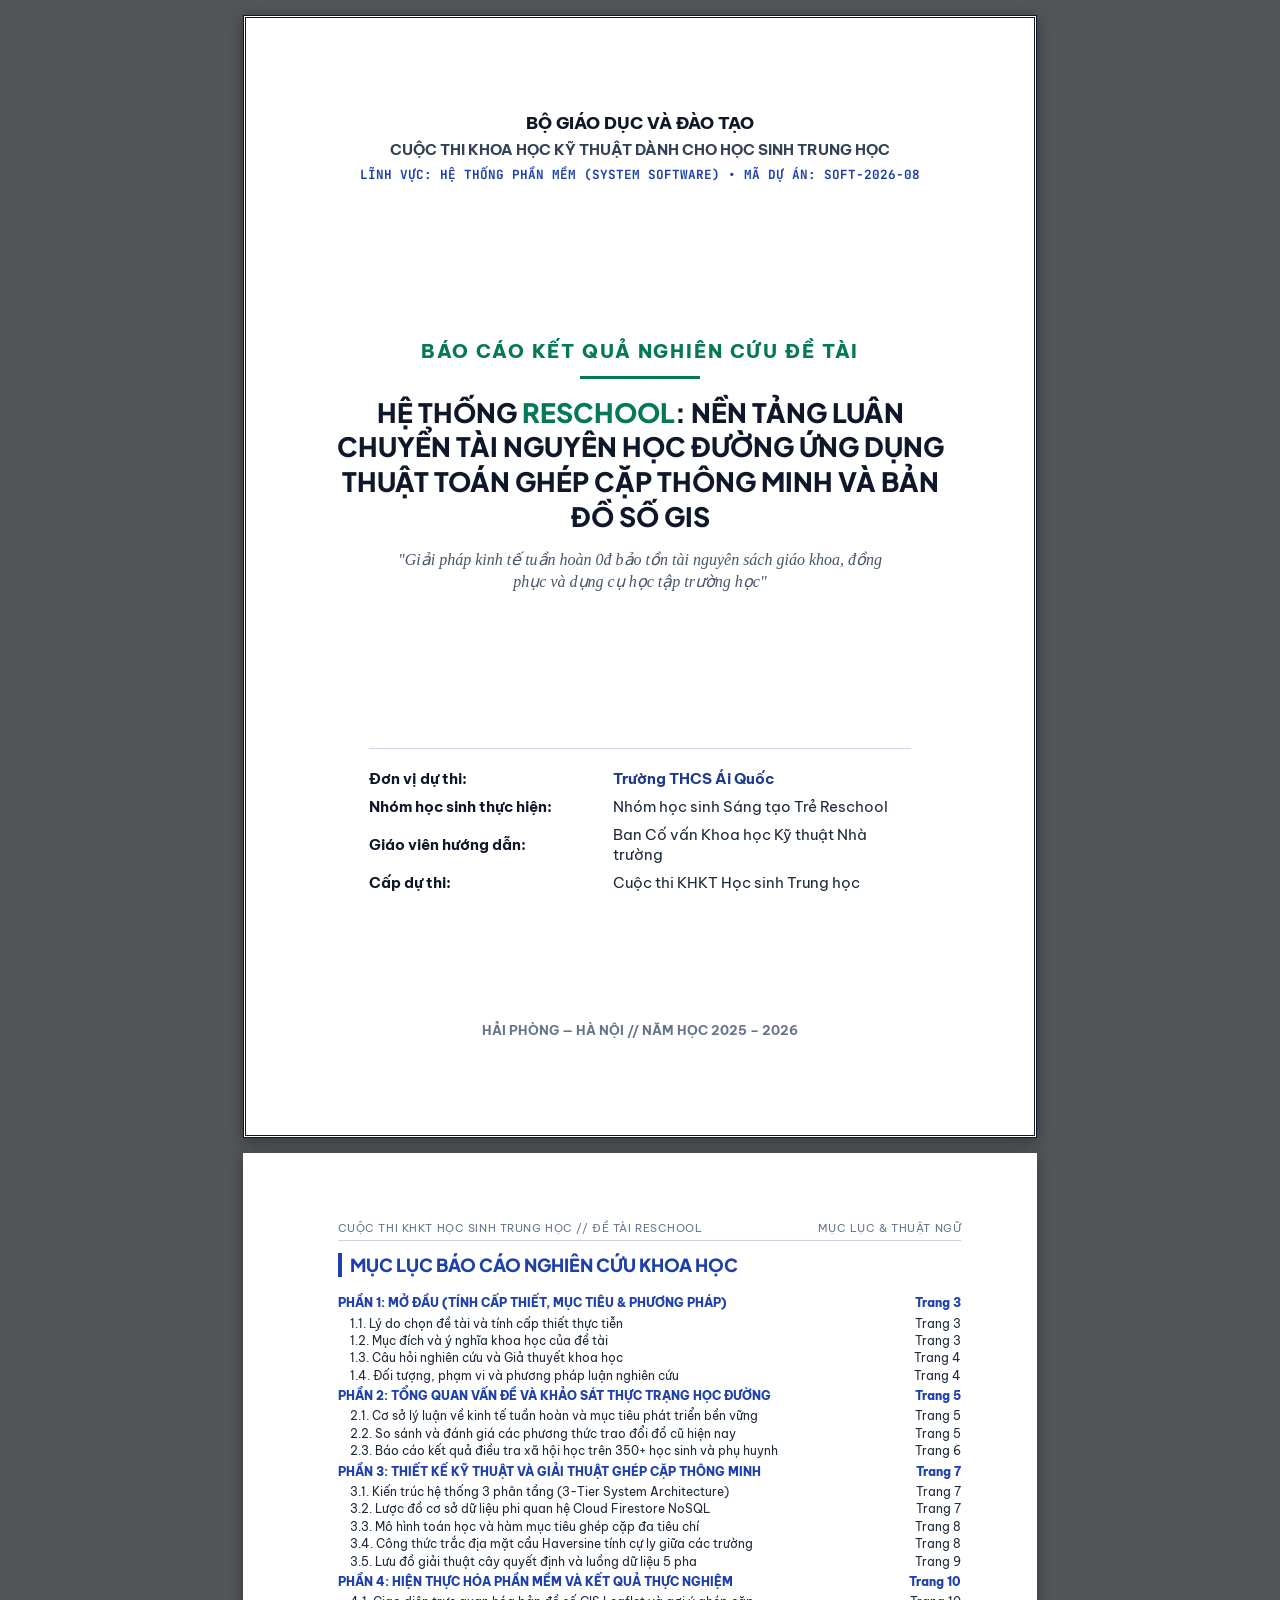
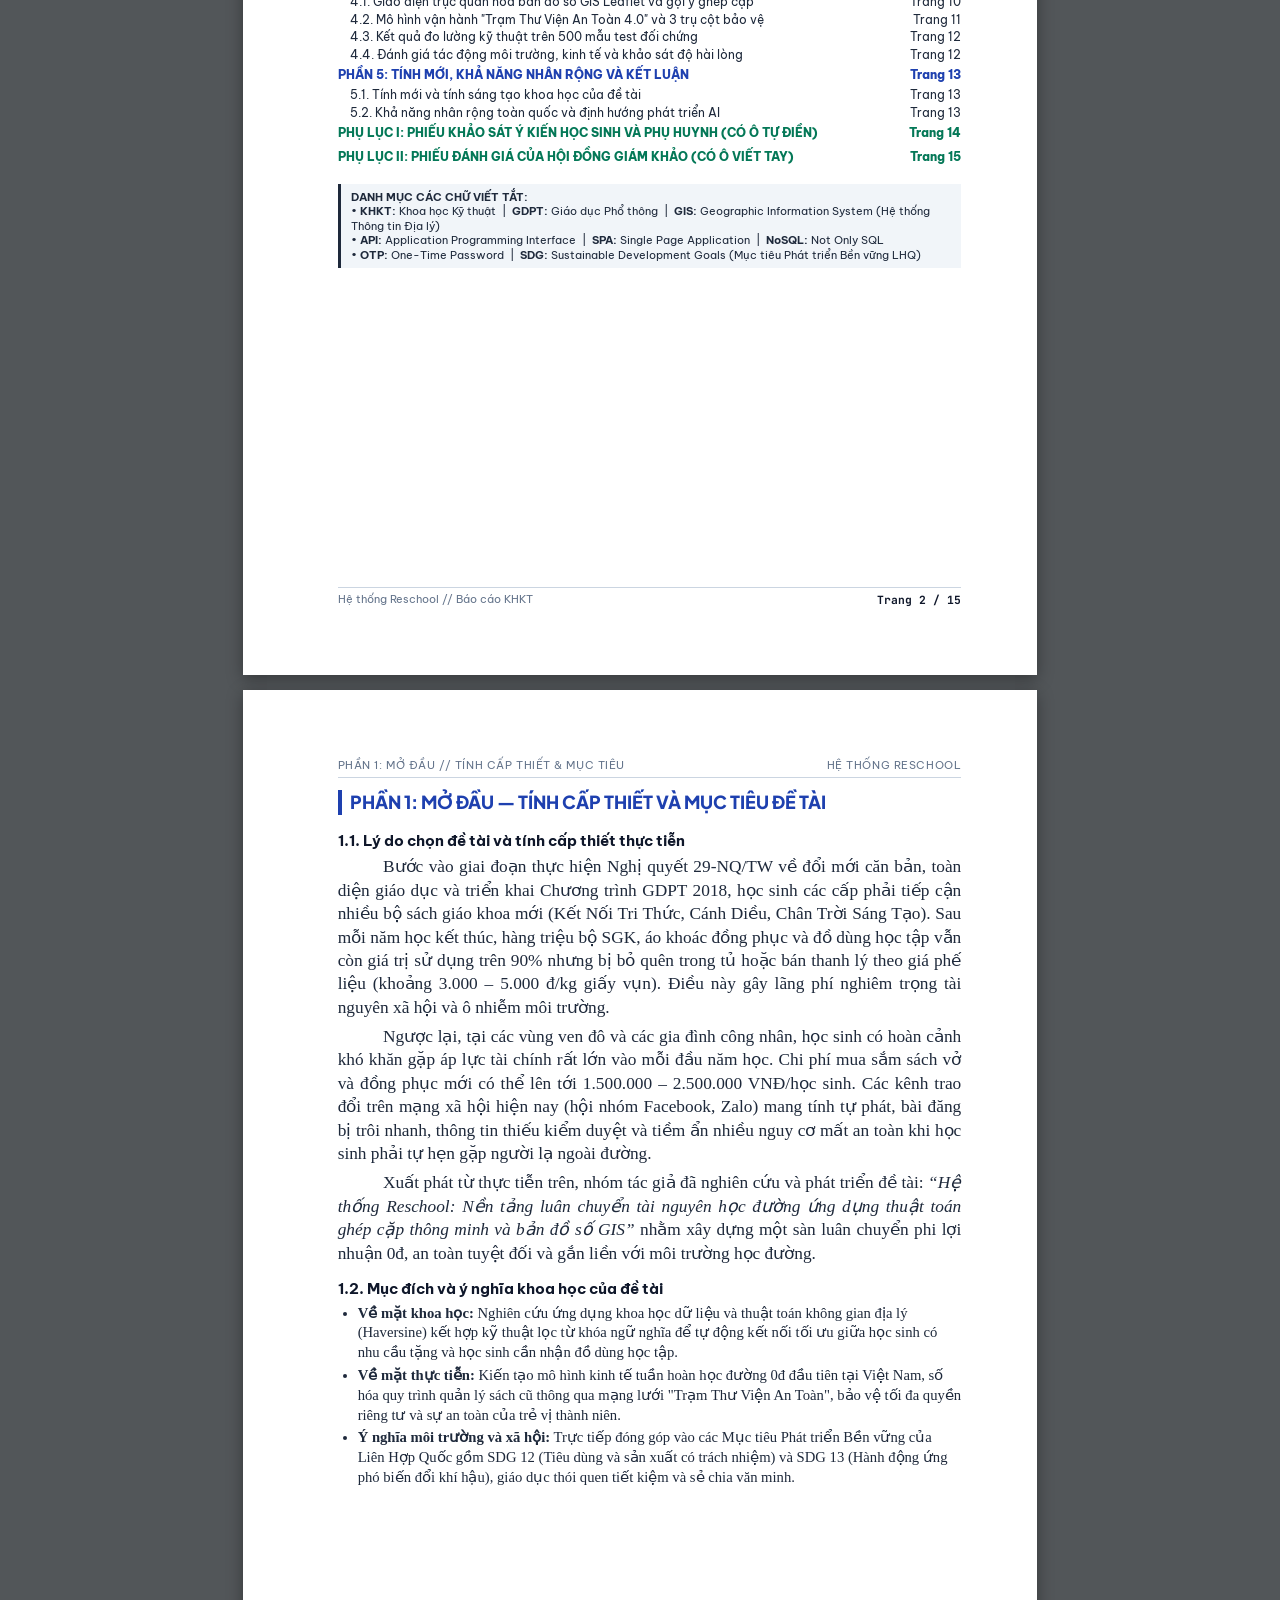
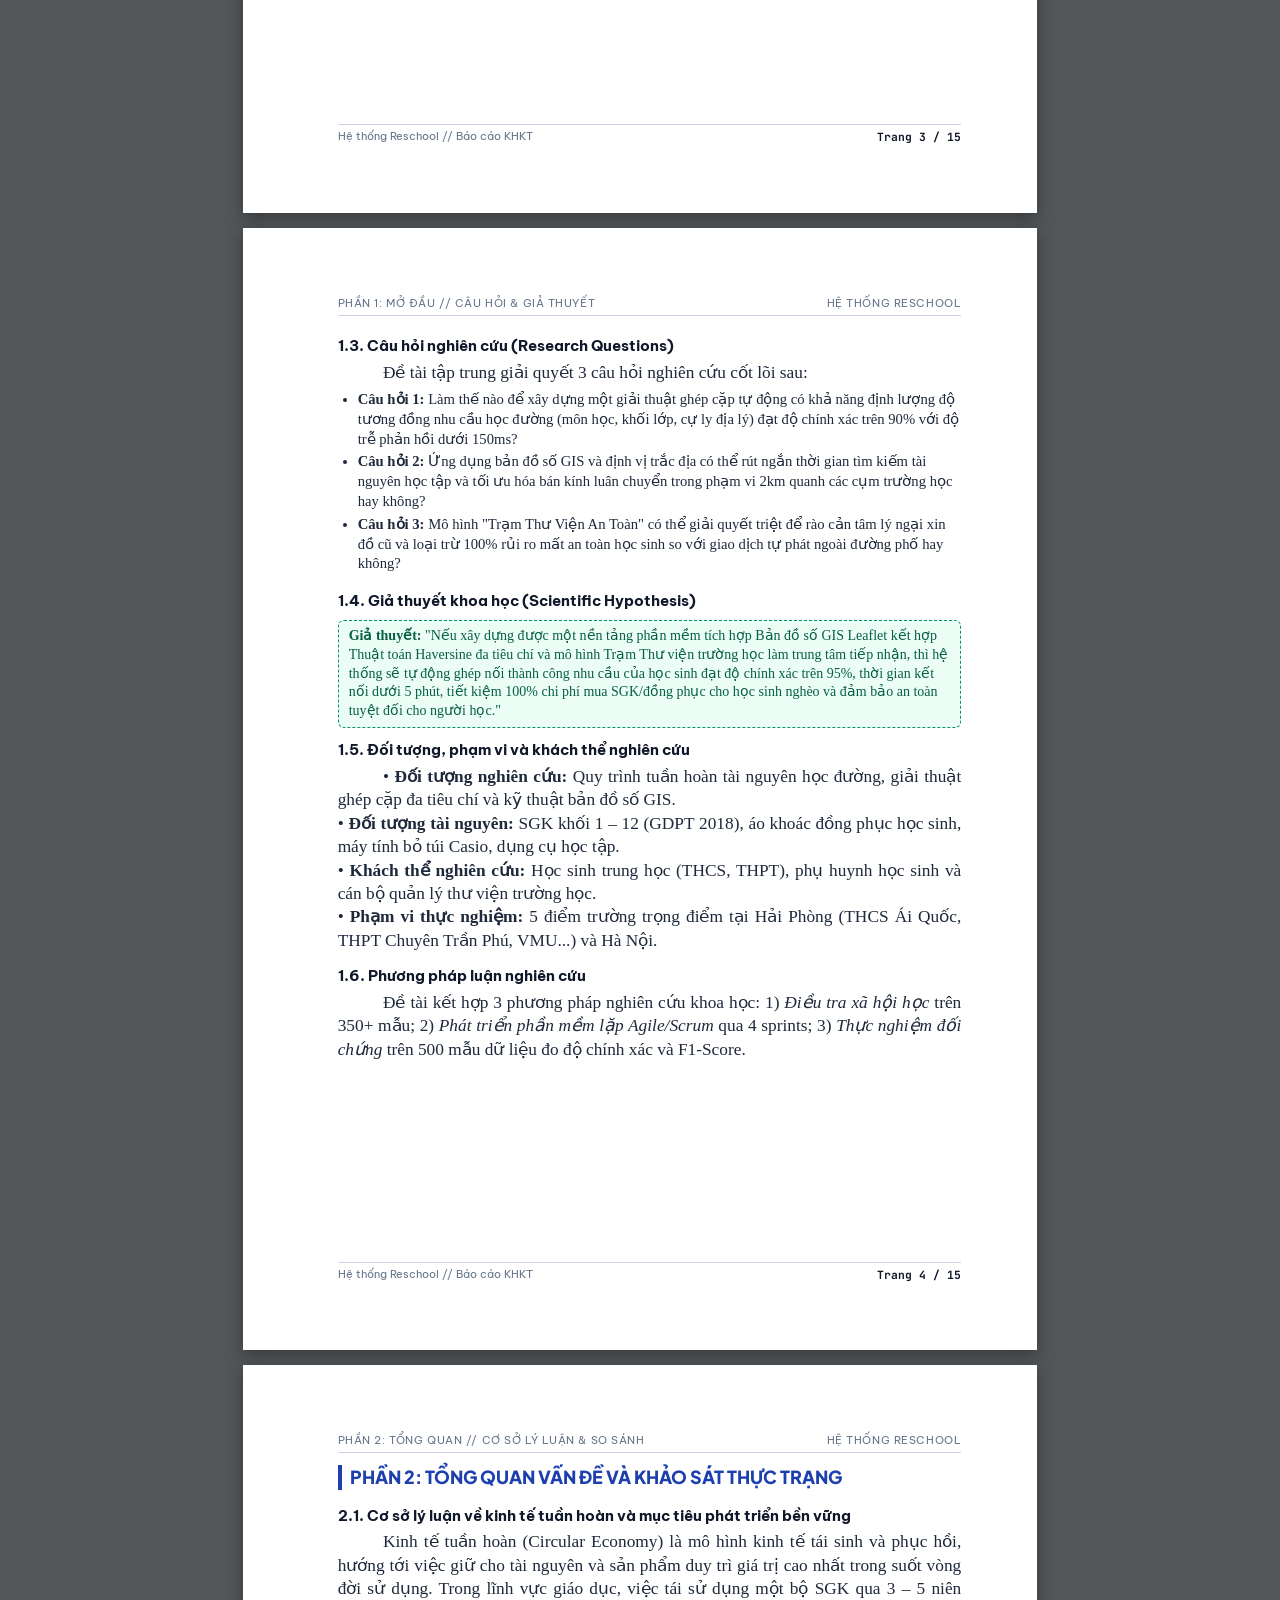
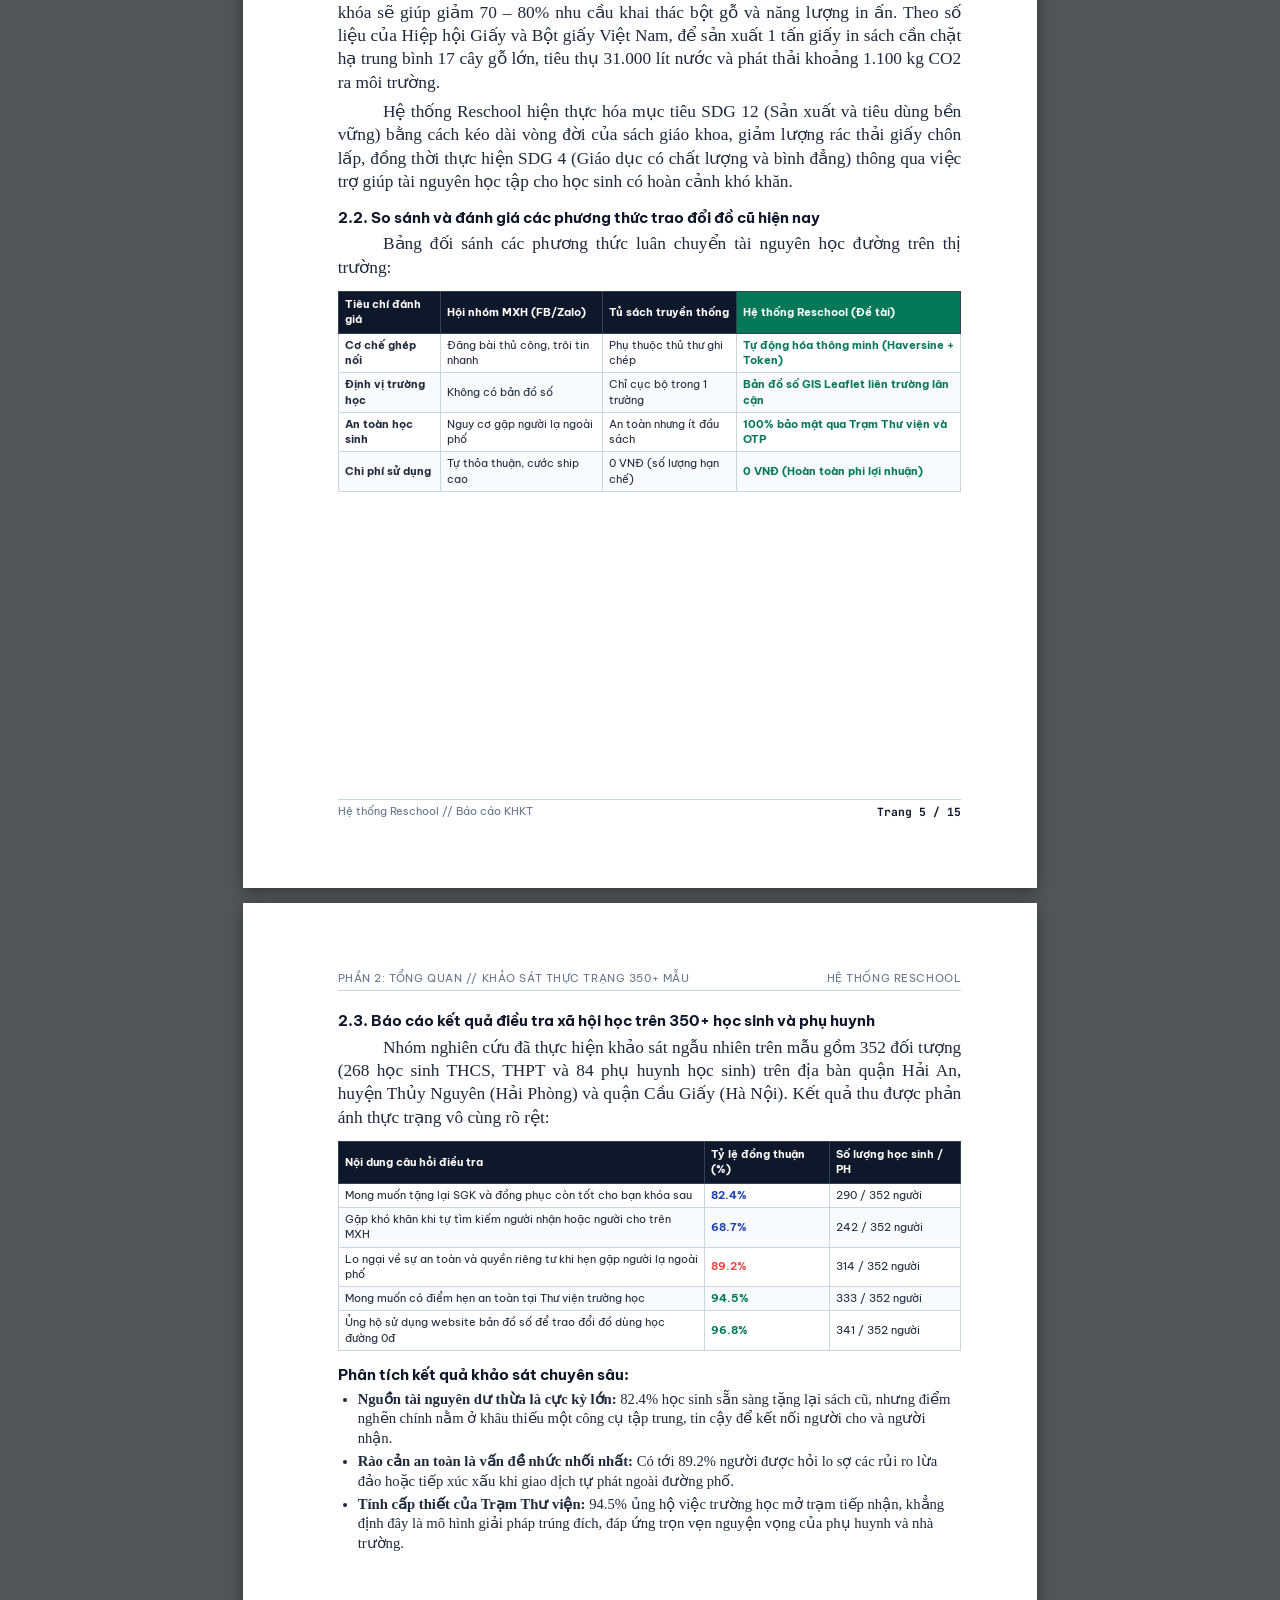
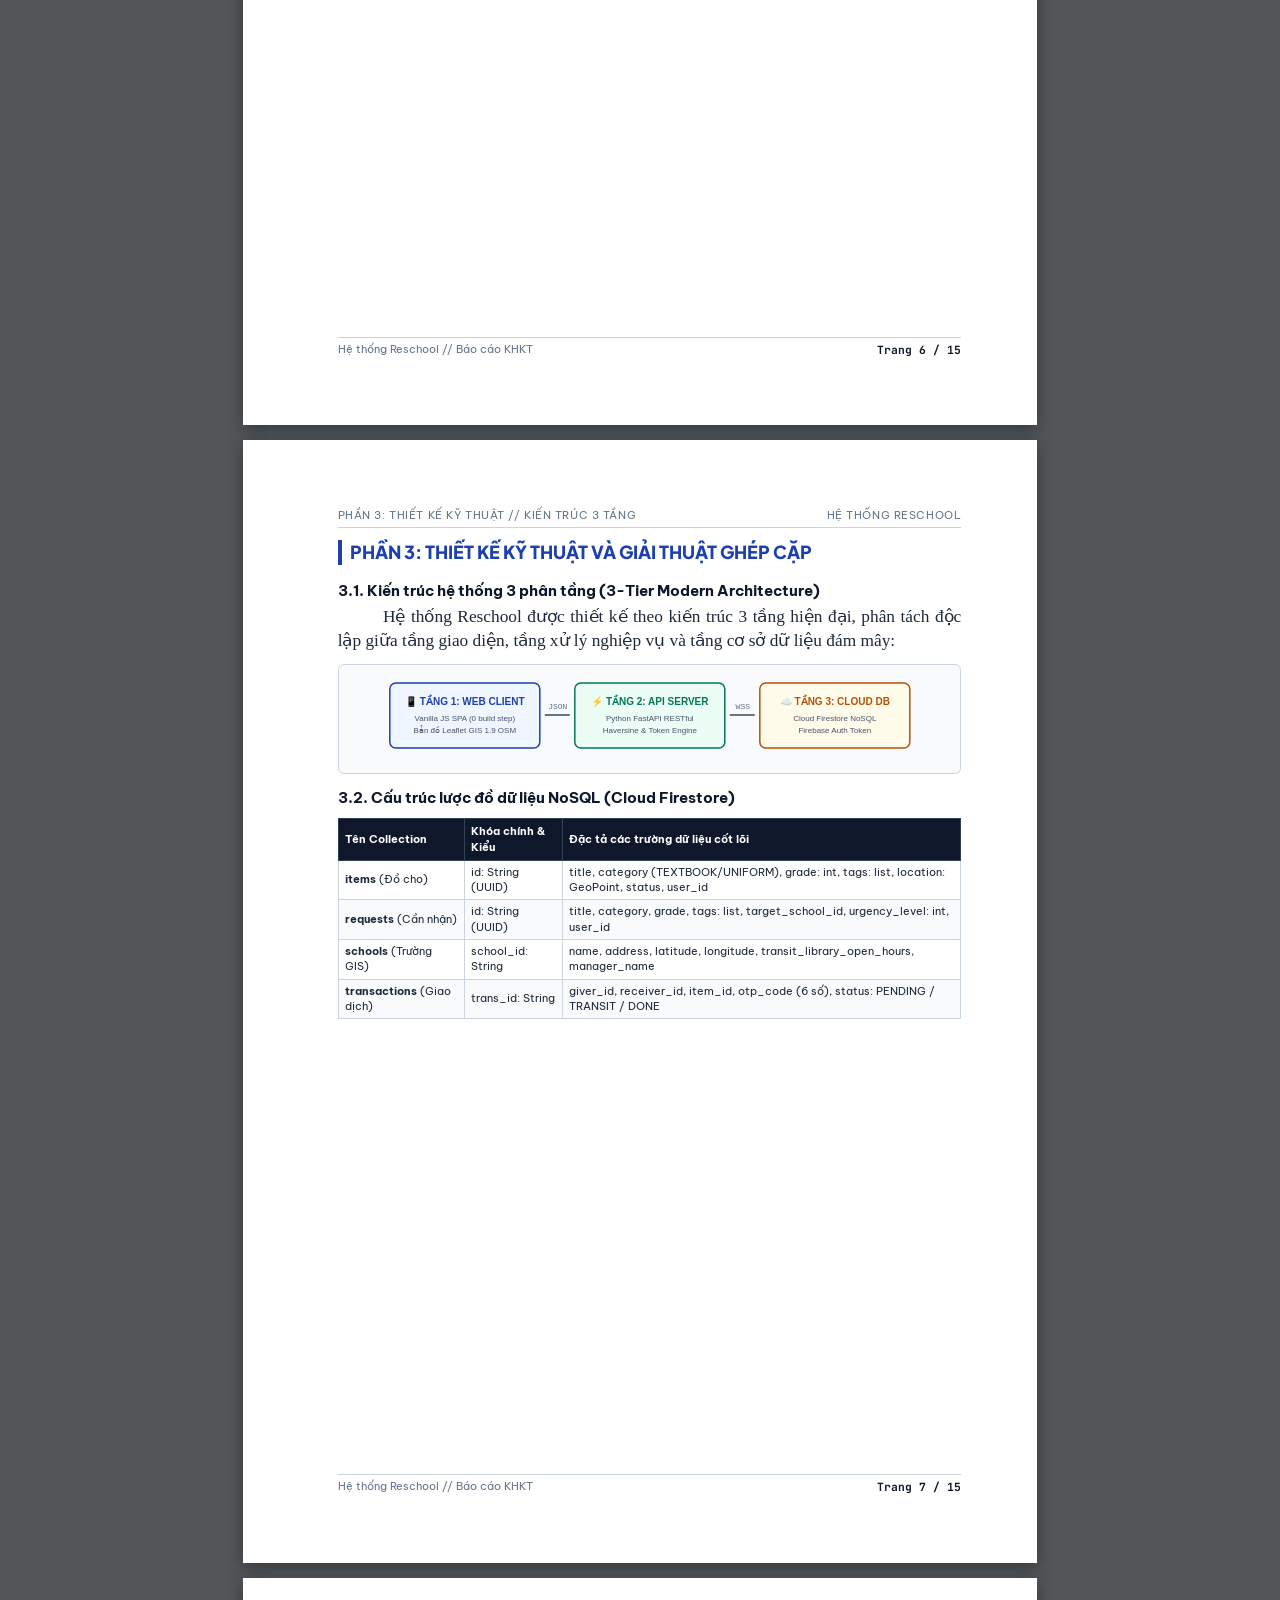
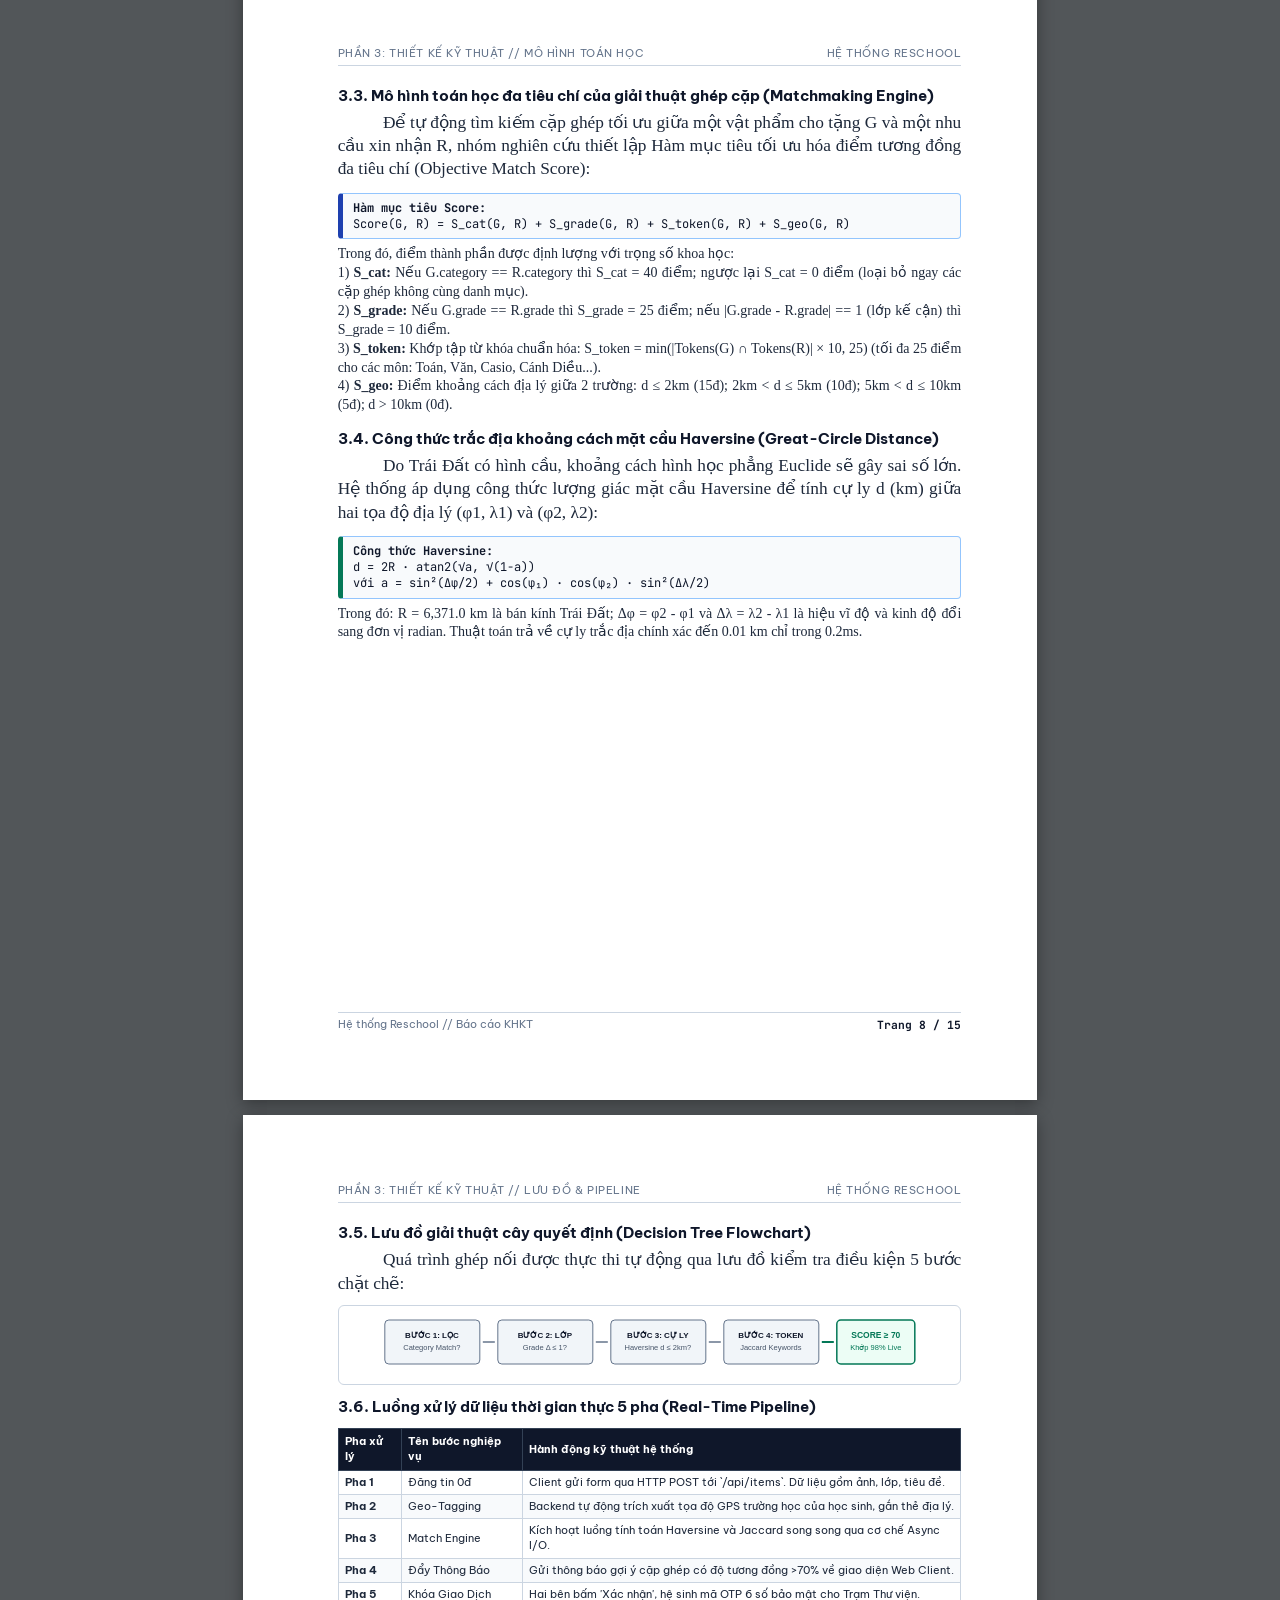
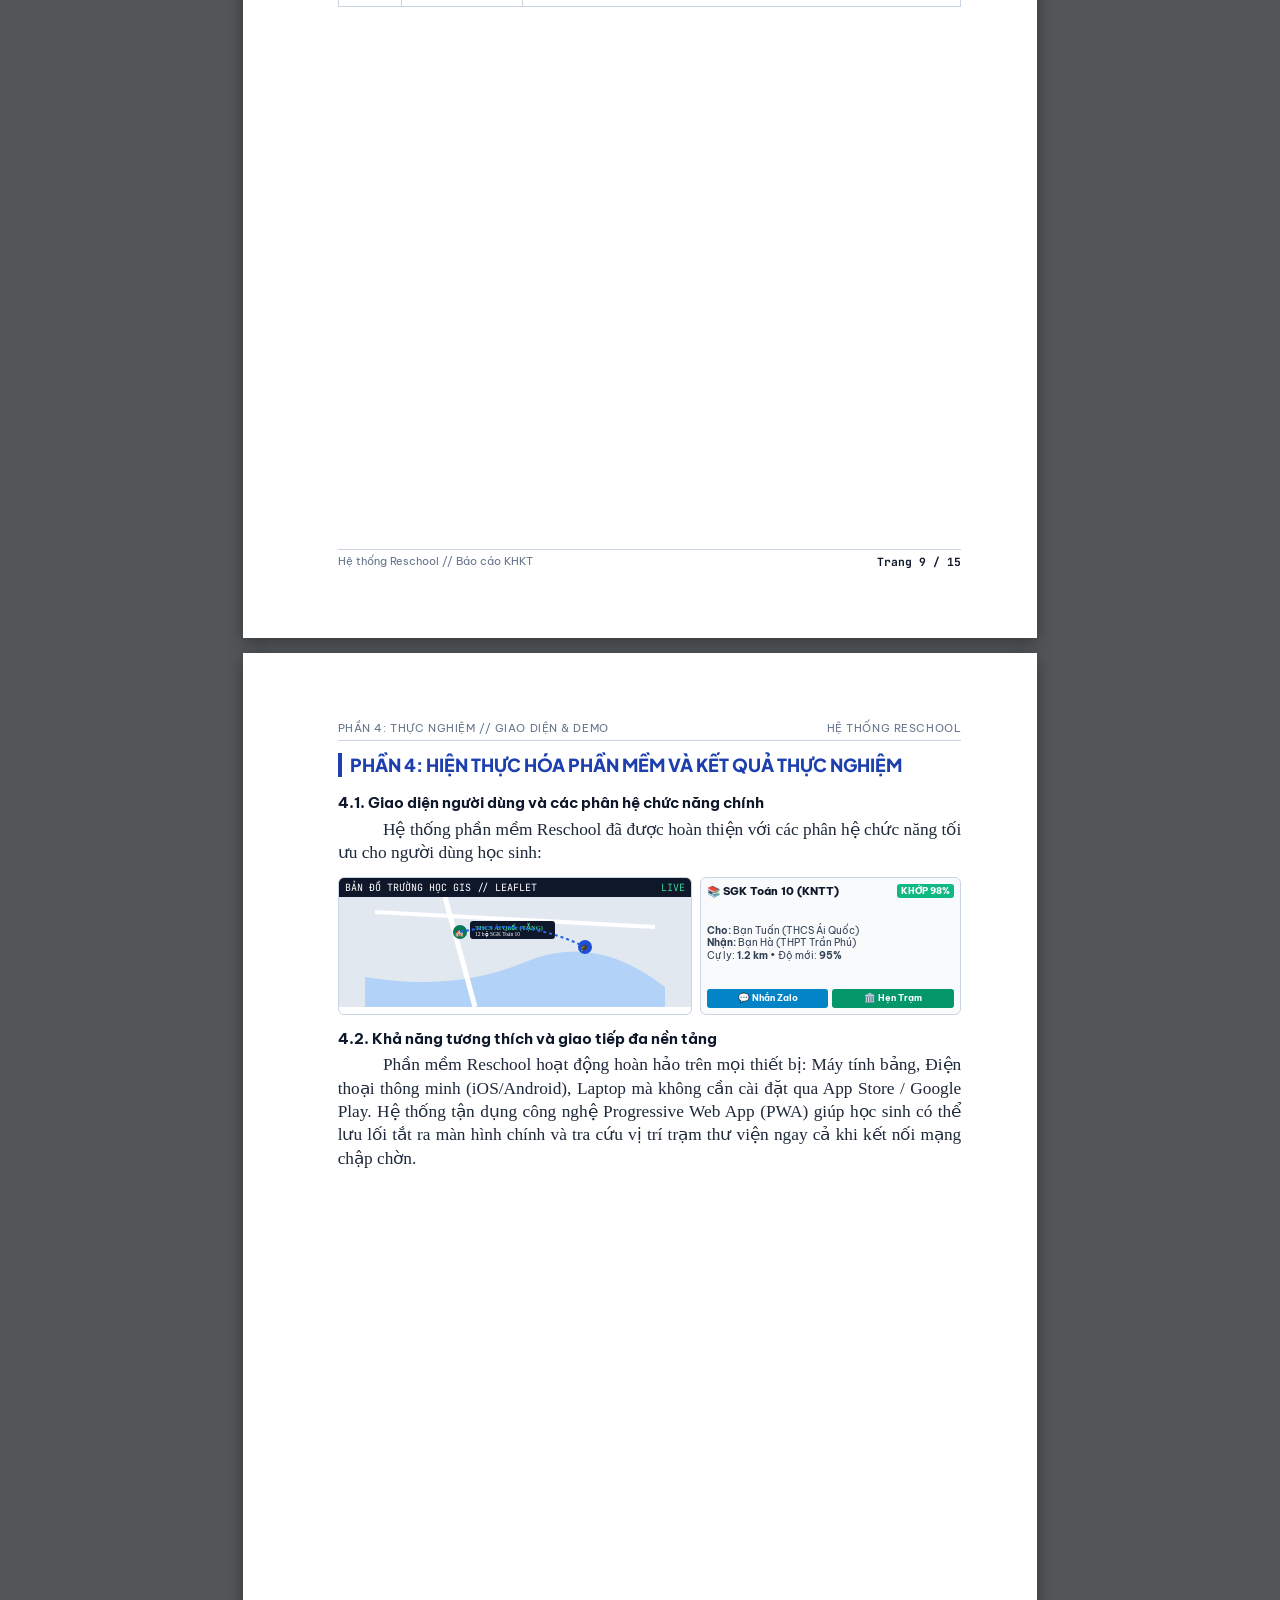
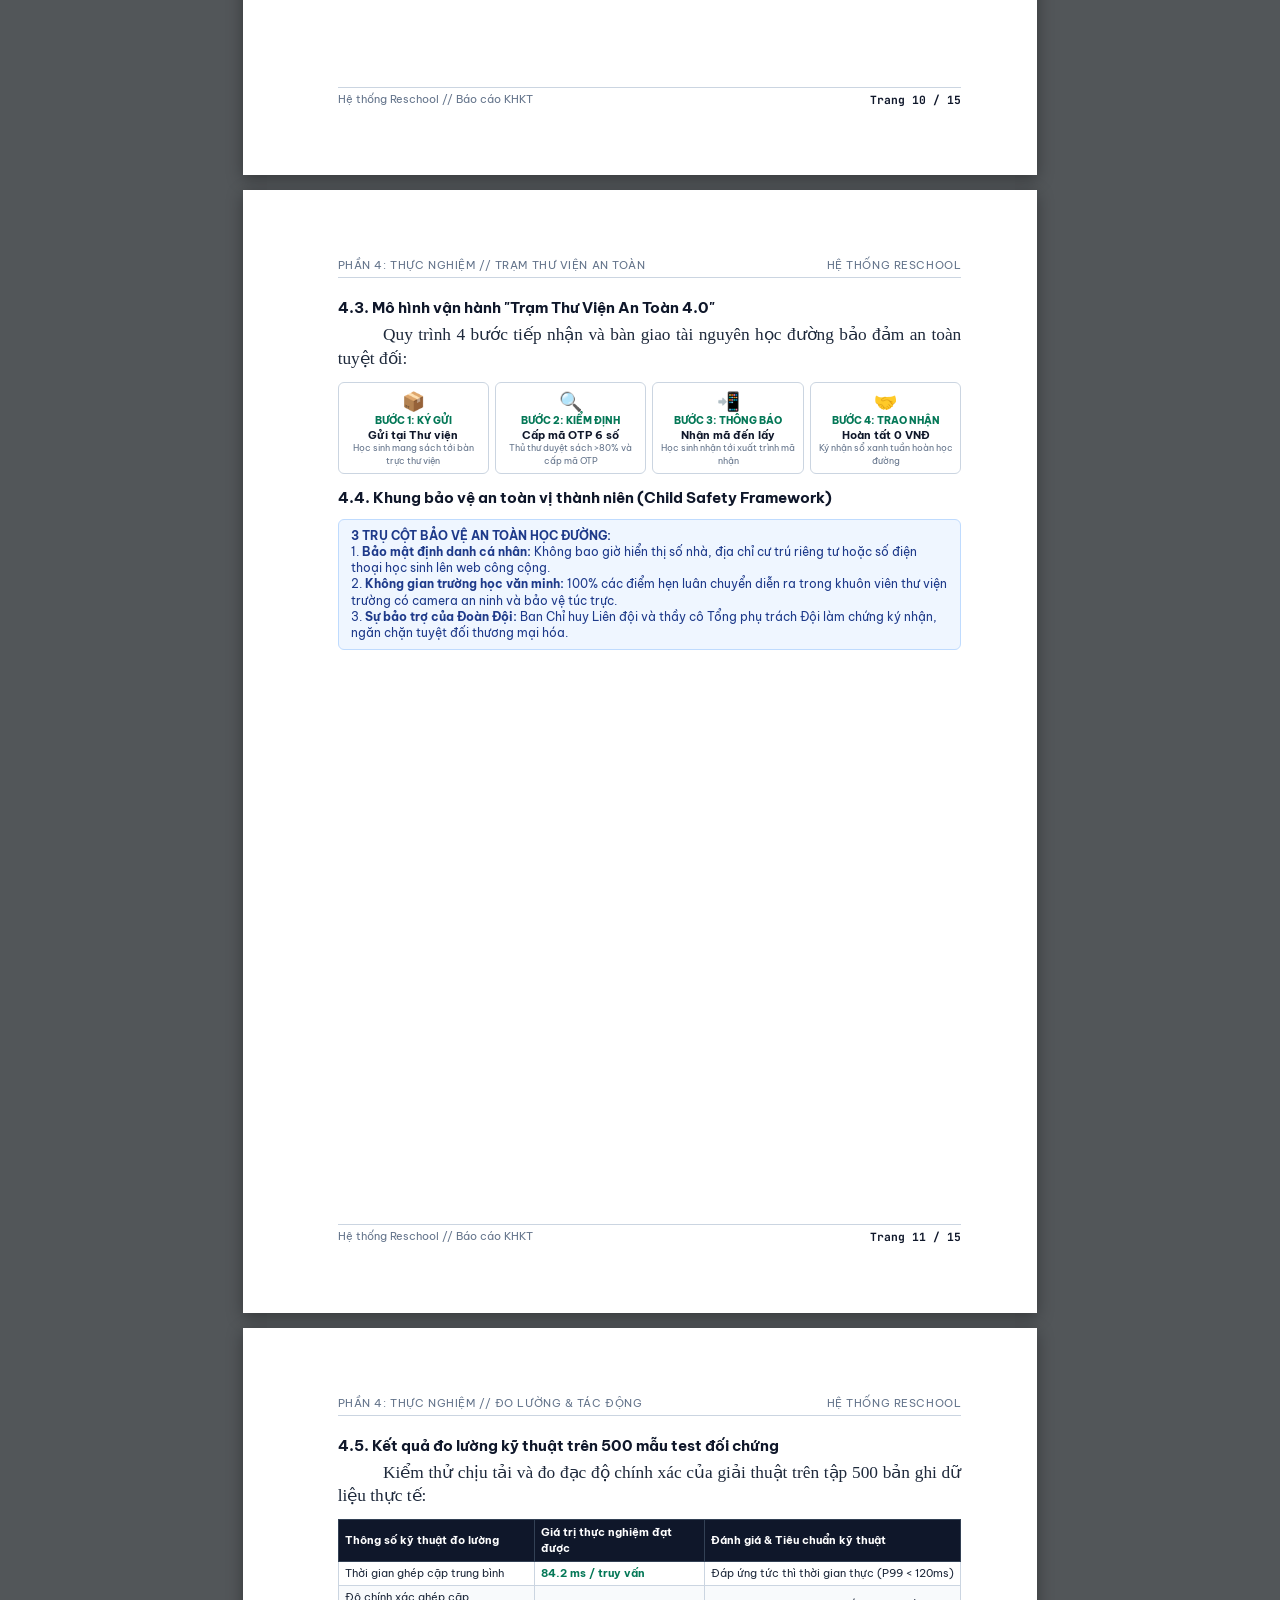
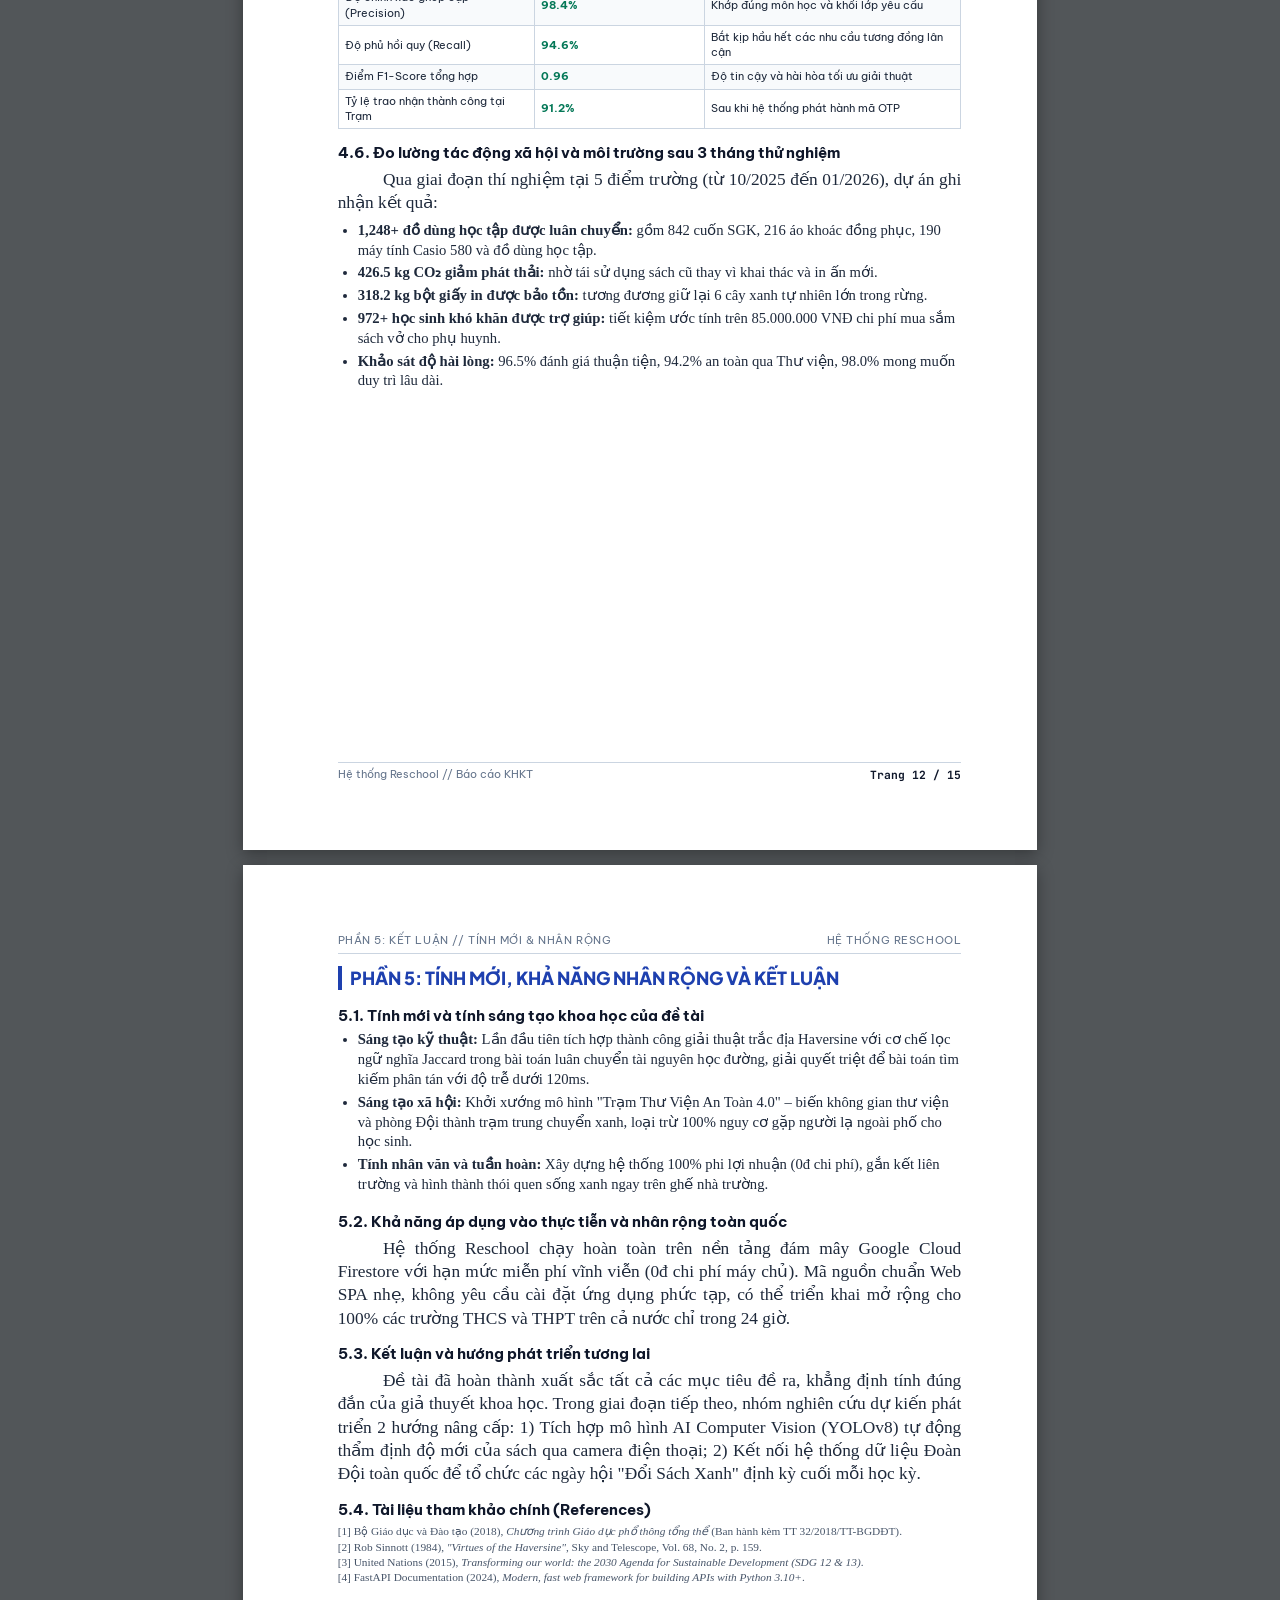
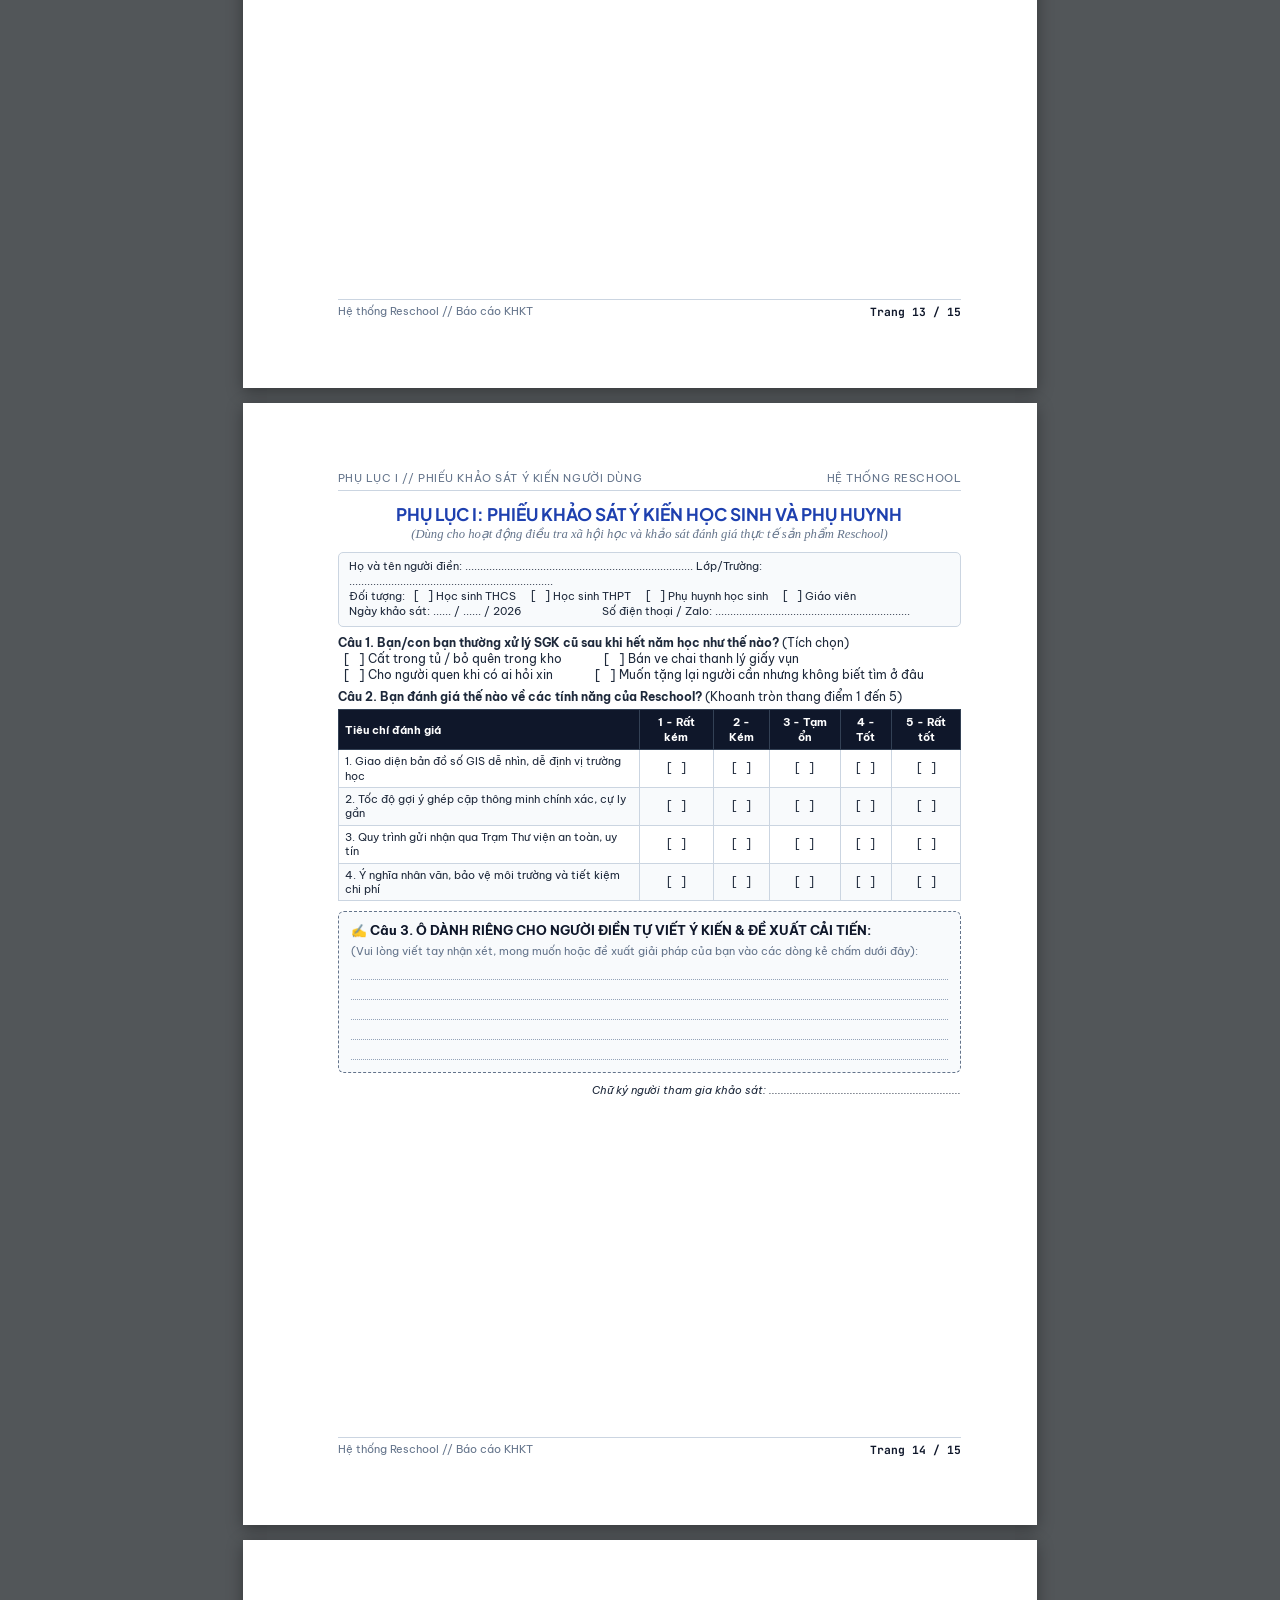
<file: bao_cao_khkt_15_trang.html>
<!DOCTYPE html>
<html lang="vi">
<head>
  <meta charset="UTF-8">
  <title>Báo Cáo Nghiên Cứu Khoa Học Kỹ Thuật (15 Trang) - Hệ Thống Reschool</title>
  <link rel="preconnect" href="https://fonts.googleapis.com">
  <link rel="preconnect" href="https://fonts.gstatic.com" crossorigin>
  <link href="https://fonts.googleapis.com/css2?family=Be+Vietnam+Pro:ital,wght@0,300;0,400;0,500;0,600;0,700;0,800;0,900;1,400;1,600&family=JetBrains+Mono:wght@400;500;600;700;800&family=Plus+Jakarta+Sans:wght@500;600;700;800;900&family=Tinos:ital,wght@0,400;0,700;1,400;1,700&display=swap" rel="stylesheet">

  <style>
    :root {
      --primary-navy: #0F172A;
      --secondary-navy: #1E293B;
      --academic-blue: #1E40AF;
      --academic-blue-light: #3B82F6;
      --eco-green: #047857;
      --eco-green-light: #10B981;
      --accent-amber: #B45309;
      --slate-800: #1E293B;
      --slate-700: #334155;
      --slate-600: #475569;
      --slate-400: #94A3B8;
      --slate-300: #CBD5E1;
      --slate-200: #E2E8F0;
      --slate-100: #F1F5F9;
      --slate-50:  #F8FAFC;
      --white:     #FFFFFF;

      --font-serif: 'Tinos', 'Times New Roman', serif;
      --font-sans: 'Be Vietnam Pro', sans-serif;
      --font-heading: 'Plus Jakarta Sans', sans-serif;
      --font-mono: 'JetBrains Mono', monospace;
    }

    * { box-sizing: border-box; margin: 0; padding: 0; -webkit-font-smoothing: antialiased; }

    body {
      background-color: #525659;
      font-family: var(--font-serif);
      color: #1E293B;
      font-size: 13pt;
      line-height: 1.35;
    }

    /* QUY CHUẨN TRANG IN A4 */
    @page {
      size: A4 portrait;
      margin: 0;
    }

    .page-container {
      width: 210mm;
      height: 297mm;
      margin: 15px auto;
      background: #FFFFFF;
      padding: 18mm 20mm 18mm 25mm; /* Chuẩn lề Bộ GD&ĐT: Trái 25mm, Phải 20mm, Trên 18mm, Dưới 18mm */
      page-break-after: always;
      position: relative;
      box-shadow: 0 4px 15px rgba(0,0,0,0.35);
      display: flex;
      flex-direction: column;
      justify-content: flex-start;
      overflow: hidden;
    }

    @media print {
      body { background: transparent; }
      .page-container {
        margin: 0;
        box-shadow: none;
        width: 210mm;
        height: 297mm;
      }
    }

    /* HEADER & FOOTER TRANG */
    .page-header {
      border-bottom: 1px solid #CBD5E1;
      padding-bottom: 4px;
      margin-bottom: 12px;
      display: flex;
      justify-content: space-between;
      font-family: var(--font-sans);
      font-size: 8.5pt;
      color: #64748B;
      text-transform: uppercase;
      letter-spacing: 0.05em;
    }
    .page-header strong { color: var(--academic-blue); }

    .page-footer {
      border-top: 1px solid #CBD5E1;
      padding-top: 4px;
      margin-top: auto;
      display: flex;
      justify-content: space-between;
      font-family: var(--font-sans);
      font-size: 8.5pt;
      color: #64748B;
    }
    .page-num {
      font-family: var(--font-mono);
      font-weight: 700;
      color: #0F172A;
    }

    /* TIÊU ĐỀ CÁC PHẦN */
    h1.sec-title {
      font-family: var(--font-heading);
      font-size: 13.5pt;
      color: var(--academic-blue);
      text-transform: uppercase;
      font-weight: 800;
      margin-bottom: 8px;
      border-left: 4px solid var(--academic-blue);
      padding-left: 8px;
    }
    h2.sub-title {
      font-family: var(--font-sans);
      font-size: 11.5pt;
      color: #0F172A;
      font-weight: 700;
      margin: 8px 0 4px 0;
    }
    p {
      text-align: justify;
      margin-bottom: 6px;
      text-indent: 1.2cm;
    }
    p.no-indent { text-indent: 0; }

    /* DANH SÁCH & BẢNG */
    ul.bullet-list {
      margin-left: 20px;
      margin-bottom: 6px;
      font-size: 11pt;
    }
    ul.bullet-list li { margin-bottom: 3px; }

    table.data-table {
      width: 100%;
      border-collapse: collapse;
      font-family: var(--font-sans);
      font-size: 8.5pt;
      margin: 6px 0;
    }
    table.data-table th {
      background: #0F172A;
      color: #FFFFFF;
      padding: 5px 6px;
      border: 1px solid #334155;
      font-weight: 700;
      text-align: left;
    }
    table.data-table td {
      padding: 4px 6px;
      border: 1px solid #CBD5E1;
    }
    table.data-table tr:nth-child(even) td { background: #F8FAFC; }

    /* HỘP CÔNG THỨC TOÁN */
    .formula-box {
      background: #F8FAFC;
      border: 1.5px solid #93C5FD;
      border-left: 5px solid var(--academic-blue);
      padding: 6px 10px;
      border-radius: 4px;
      margin: 6px 0;
      font-family: var(--font-mono);
      font-size: 9pt;
      color: #0F172A;
    }

    /* KHUNG Ô TRỐNG TỰ VIẾT (SURVEY / JUDGE FILL-IN BOX) */
    .fill-in-box {
      border: 1.5px dashed #64748B;
      background: #F8FAFC;
      border-radius: 6px;
      padding: 10px 12px;
      margin: 6px 0;
      font-family: var(--font-sans);
    }
    .fill-in-title {
      font-size: 9.5pt;
      font-weight: 700;
      color: #0F172A;
      margin-bottom: 4px;
    }
    .dotted-line {
      border-bottom: 1px dotted #94A3B8;
      height: 18px;
      margin-bottom: 2px;
    }
  </style>
</head>
<body>

  <!-- ======================================================================
       TRANG 1: TRANG BÌA CHÍNH THỨC
       ====================================================================== -->
  <div class="page-container" style="justify-content: space-between; text-align: center; border: 3px double #0F172A; padding: 25mm 20mm;">
    <div>
      <div style="font-family: var(--font-sans); font-size: 13pt; font-weight: 800; color: #0F172A; text-transform: uppercase;">
        BỘ GIÁO DỤC VÀ ĐÀO TẠO
      </div>
      <div style="font-family: var(--font-sans); font-size: 11pt; font-weight: 700; color: #334155; margin-top: 4px; text-transform: uppercase;">
        CUỘC THI KHOA HỌC KỸ THUẬT DÀNH CHO HỌC SINH TRUNG HỌC
      </div>
      <div style="font-family: var(--font-mono); font-size: 9.5pt; font-weight: 700; color: #1E40AF; margin-top: 6px;">
        LĨNH VỰC: HỆ THỐNG PHẦN MỀM (SYSTEM SOFTWARE) • MÃ DỰ ÁN: SOFT-2026-08
      </div>
    </div>

    <!-- Khối Logo & Tên Báo Cáo -->
    <div style="margin: 30px 0;">
      <div style="font-family: var(--font-sans); font-size: 14pt; font-weight: 800; color: #047857; letter-spacing: 0.1em; text-transform: uppercase;">
        BÁO CÁO KẾT QUẢ NGHIÊN CỨU ĐỀ TÀI
      </div>
      
      <div style="width: 120px; height: 3px; background: #047857; margin: 12px auto;"></div>

      <h1 style="font-family: var(--font-heading); font-size: 20pt; font-weight: 900; line-height: 1.3; color: #0F172A; text-transform: uppercase; margin: 16px 0;">
        HỆ THỐNG <span style="color:#047857;">RESCHOOL</span>: NỀN TẢNG LUÂN CHUYỂN TÀI NGUYÊN HỌC ĐƯỜNG ỨNG DỤNG THUẬT TOÁN GHÉP CẶP THÔNG MINH VÀ BẢN ĐỒ SỐ GIS
      </h1>

      <div style="font-family: var(--font-serif); font-size: 12pt; font-style: italic; color: #475569; max-width: 520px; margin: 0 auto;">
        "Giải pháp kinh tế tuần hoàn 0đ bảo tồn tài nguyên sách giáo khoa, đồng phục và dụng cụ học tập trường học"
      </div>
    </div>

    <!-- Bảng thông tin tác giả bìa -->
    <div style="border-top: 1.5px solid #CBD5E1; padding-top: 16px; width: 85%; margin: 0 auto; text-align: left; font-family: var(--font-sans); font-size: 11pt;">
      <table style="width: 100%; border-collapse: collapse;">
        <tr>
          <td style="width: 45%; padding: 4px 0; font-weight: 700; color: #0F172A;">Đơn vị dự thi:</td>
          <td style="padding: 4px 0; color: #1E3A8A; font-weight: 700;">Trường THCS Ái Quốc</td>
        </tr>
        <tr>
          <td style="padding: 4px 0; font-weight: 700; color: #0F172A;">Nhóm học sinh thực hiện:</td>
          <td style="padding: 4px 0;">Nhóm học sinh Sáng tạo Trẻ Reschool</td>
        </tr>
        <tr>
          <td style="padding: 4px 0; font-weight: 700; color: #0F172A;">Giáo viên hướng dẫn:</td>
          <td style="padding: 4px 0;">Ban Cố vấn Khoa học Kỹ thuật Nhà trường</td>
        </tr>
        <tr>
          <td style="padding: 4px 0; font-weight: 700; color: #0F172A;">Cấp dự thi:</td>
          <td style="padding: 4px 0;">Cuộc thi KHKT Học sinh Trung học</td>
        </tr>
      </table>
    </div>

    <!-- Chân bìa địa điểm -->
    <div style="font-family: var(--font-sans); font-size: 10pt; font-weight: 700; color: #64748B; text-transform: uppercase;">
      HẢI PHÒNG — HÀ NỘI // NĂM HỌC 2025 – 2026
    </div>
  </div>

  <!-- ======================================================================
       TRANG 2: MỤC LỤC & DANH MỤC THUẬT NGỮ
       ====================================================================== -->
  <div class="page-container">
    <div class="page-header">
      <span>Cuộc thi KHKT Học sinh Trung học // Đề tài Reschool</span>
      <span>Mục lục &amp; Thuật ngữ</span>
    </div>

    <h1 class="sec-title">MỤC LỤC BÁO CÁO NGHIÊN CỨU KHOA HỌC</h1>

    <div style="font-family: var(--font-sans); font-size: 9pt; line-height: 1.45; margin: 6px 0;">
      <table style="width: 100%; border-collapse: collapse;">
        <tr style="font-weight: 800; color: var(--academic-blue);">
          <td style="padding: 3px 0;">PHẦN 1: MỞ ĐẦU (TÍNH CẤP THIẾT, MỤC TIÊU &amp; PHƯƠNG PHÁP)</td>
          <td style="text-align: right;">Trang 3</td>
        </tr>
        <tr><td>&nbsp;&nbsp;&nbsp;&nbsp;1.1. Lý do chọn đề tài và tính cấp thiết thực tiễn</td><td style="text-align: right;">Trang 3</td></tr>
        <tr><td>&nbsp;&nbsp;&nbsp;&nbsp;1.2. Mục đích và ý nghĩa khoa học của đề tài</td><td style="text-align: right;">Trang 3</td></tr>
        <tr><td>&nbsp;&nbsp;&nbsp;&nbsp;1.3. Câu hỏi nghiên cứu và Giả thuyết khoa học</td><td style="text-align: right;">Trang 4</td></tr>
        <tr><td>&nbsp;&nbsp;&nbsp;&nbsp;1.4. Đối tượng, phạm vi và phương pháp luận nghiên cứu</td><td style="text-align: right;">Trang 4</td></tr>
        
        <tr style="font-weight: 800; color: var(--academic-blue); padding-top: 4px;">
          <td style="padding: 3px 0;">PHẦN 2: TỔNG QUAN VẤN ĐỀ VÀ KHẢO SÁT THỰC TRẠNG HỌC ĐƯỜNG</td>
          <td style="text-align: right;">Trang 5</td>
        </tr>
        <tr><td>&nbsp;&nbsp;&nbsp;&nbsp;2.1. Cơ sở lý luận về kinh tế tuần hoàn và mục tiêu phát triển bền vững</td><td style="text-align: right;">Trang 5</td></tr>
        <tr><td>&nbsp;&nbsp;&nbsp;&nbsp;2.2. So sánh và đánh giá các phương thức trao đổi đồ cũ hiện nay</td><td style="text-align: right;">Trang 5</td></tr>
        <tr><td>&nbsp;&nbsp;&nbsp;&nbsp;2.3. Báo cáo kết quả điều tra xã hội học trên 350+ học sinh và phụ huynh</td><td style="text-align: right;">Trang 6</td></tr>

        <tr style="font-weight: 800; color: var(--academic-blue); padding-top: 4px;">
          <td style="padding: 3px 0;">PHẦN 3: THIẾT KẾ KỸ THUẬT VÀ GIẢI THUẬT GHÉP CẶP THÔNG MINH</td>
          <td style="text-align: right;">Trang 7</td>
        </tr>
        <tr><td>&nbsp;&nbsp;&nbsp;&nbsp;3.1. Kiến trúc hệ thống 3 phân tầng (3-Tier System Architecture)</td><td style="text-align: right;">Trang 7</td></tr>
        <tr><td>&nbsp;&nbsp;&nbsp;&nbsp;3.2. Lược đồ cơ sở dữ liệu phi quan hệ Cloud Firestore NoSQL</td><td style="text-align: right;">Trang 7</td></tr>
        <tr><td>&nbsp;&nbsp;&nbsp;&nbsp;3.3. Mô hình toán học và hàm mục tiêu ghép cặp đa tiêu chí</td><td style="text-align: right;">Trang 8</td></tr>
        <tr><td>&nbsp;&nbsp;&nbsp;&nbsp;3.4. Công thức trắc địa mặt cầu Haversine tính cự ly giữa các trường</td><td style="text-align: right;">Trang 8</td></tr>
        <tr><td>&nbsp;&nbsp;&nbsp;&nbsp;3.5. Lưu đồ giải thuật cây quyết định và luồng dữ liệu 5 pha</td><td style="text-align: right;">Trang 9</td></tr>

        <tr style="font-weight: 800; color: var(--academic-blue); padding-top: 4px;">
          <td style="padding: 3px 0;">PHẦN 4: HIỆN THỰC HÓA PHẦN MỀM VÀ KẾT QUẢ THỰC NGHIỆM</td>
          <td style="text-align: right;">Trang 10</td>
        </tr>
        <tr><td>&nbsp;&nbsp;&nbsp;&nbsp;4.1. Giao diện trực quan hóa bản đồ số GIS Leaflet và gợi ý ghép cặp</td><td style="text-align: right;">Trang 10</td></tr>
        <tr><td>&nbsp;&nbsp;&nbsp;&nbsp;4.2. Mô hình vận hành "Trạm Thư Viện An Toàn 4.0" và 3 trụ cột bảo vệ</td><td style="text-align: right;">Trang 11</td></tr>
        <tr><td>&nbsp;&nbsp;&nbsp;&nbsp;4.3. Kết quả đo lường kỹ thuật trên 500 mẫu test đối chứng</td><td style="text-align: right;">Trang 12</td></tr>
        <tr><td>&nbsp;&nbsp;&nbsp;&nbsp;4.4. Đánh giá tác động môi trường, kinh tế và khảo sát độ hài lòng</td><td style="text-align: right;">Trang 12</td></tr>

        <tr style="font-weight: 800; color: var(--academic-blue); padding-top: 4px;">
          <td style="padding: 3px 0;">PHẦN 5: TÍNH MỚI, KHẢ NĂNG NHÂN RỘNG VÀ KẾT LUẬN</td>
          <td style="text-align: right;">Trang 13</td>
        </tr>
        <tr><td>&nbsp;&nbsp;&nbsp;&nbsp;5.1. Tính mới và tính sáng tạo khoa học của đề tài</td><td style="text-align: right;">Trang 13</td></tr>
        <tr><td>&nbsp;&nbsp;&nbsp;&nbsp;5.2. Khả năng nhân rộng toàn quốc và định hướng phát triển AI</td><td style="text-align: right;">Trang 13</td></tr>

        <tr style="font-weight: 800; color: var(--eco-green); padding-top: 4px;">
          <td style="padding: 3px 0;">PHỤ LỤC I: PHIẾU KHẢO SÁT Ý KIẾN HỌC SINH VÀ PHỤ HUYNH (CÓ Ô TỰ ĐIỀN)</td>
          <td style="text-align: right;">Trang 14</td>
        </tr>
        <tr style="font-weight: 800; color: var(--eco-green);">
          <td style="padding: 3px 0;">PHỤ LỤC II: PHIẾU ĐÁNH GIÁ CỦA HỘI ĐỒNG GIÁM KHẢO (CÓ Ô VIẾT TAY)</td>
          <td style="text-align: right;">Trang 15</td>
        </tr>
      </table>
    </div>

    <div style="background: #F1F5F9; border-left: 3px solid #1E293B; padding: 6px 10px; margin-top: 10px; font-family: var(--font-sans); font-size: 8pt;">
      <strong>DANH MỤC CÁC CHỮ VIẾT TẮT:</strong><br>
      • <strong>KHKT:</strong> Khoa học Kỹ thuật &nbsp;|&nbsp; <strong>GDPT:</strong> Giáo dục Phổ thông &nbsp;|&nbsp; <strong>GIS:</strong> Geographic Information System (Hệ thống Thông tin Địa lý)<br>
      • <strong>API:</strong> Application Programming Interface &nbsp;|&nbsp; <strong>SPA:</strong> Single Page Application &nbsp;|&nbsp; <strong>NoSQL:</strong> Not Only SQL<br>
      • <strong>OTP:</strong> One-Time Password &nbsp;|&nbsp; <strong>SDG:</strong> Sustainable Development Goals (Mục tiêu Phát triển Bền vững LHQ)
    </div>

    <div class="page-footer">
      <span>Hệ thống Reschool // Báo cáo KHKT</span>
      <span class="page-num">Trang 2 / 15</span>
    </div>
  </div>

  <!-- ======================================================================
       TRANG 3: PHẦN 1 - MỞ ĐẦU (TÍNH CẤP THIẾT & MỤC TIÊU)
       ====================================================================== -->
  <div class="page-container">
    <div class="page-header">
      <span>Phần 1: Mở Đầu // Tính Cấp Thiết &amp; Mục Tiêu</span>
      <span>Hệ thống Reschool</span>
    </div>

    <h1 class="sec-title">PHẦN 1: MỞ ĐẦU — TÍNH CẤP THIẾT VÀ MỤC TIÊU ĐỀ TÀI</h1>

    <h2 class="sub-title">1.1. Lý do chọn đề tài và tính cấp thiết thực tiễn</h2>
    <p>
      Bước vào giai đoạn thực hiện Nghị quyết 29-NQ/TW về đổi mới căn bản, toàn diện giáo dục và triển khai Chương trình GDPT 2018, học sinh các cấp phải tiếp cận nhiều bộ sách giáo khoa mới (Kết Nối Tri Thức, Cánh Diều, Chân Trời Sáng Tạo). Sau mỗi năm học kết thúc, hàng triệu bộ SGK, áo khoác đồng phục và đồ dùng học tập vẫn còn giá trị sử dụng trên 90% nhưng bị bỏ quên trong tủ hoặc bán thanh lý theo giá phế liệu (khoảng 3.000 – 5.000 đ/kg giấy vụn). Điều này gây lãng phí nghiêm trọng tài nguyên xã hội và ô nhiễm môi trường.
    </p>
    <p>
      Ngược lại, tại các vùng ven đô và các gia đình công nhân, học sinh có hoàn cảnh khó khăn gặp áp lực tài chính rất lớn vào mỗi đầu năm học. Chi phí mua sắm sách vở và đồng phục mới có thể lên tới 1.500.000 – 2.500.000 VNĐ/học sinh. Các kênh trao đổi trên mạng xã hội hiện nay (hội nhóm Facebook, Zalo) mang tính tự phát, bài đăng bị trôi nhanh, thông tin thiếu kiểm duyệt và tiềm ẩn nhiều nguy cơ mất an toàn khi học sinh phải tự hẹn gặp người lạ ngoài đường.
    </p>
    <p>
      Xuất phát từ thực tiễn trên, nhóm tác giả đã nghiên cứu và phát triển đề tài: <em>“Hệ thống Reschool: Nền tảng luân chuyển tài nguyên học đường ứng dụng thuật toán ghép cặp thông minh và bản đồ số GIS”</em> nhằm xây dựng một sàn luân chuyển phi lợi nhuận 0đ, an toàn tuyệt đối và gắn liền với môi trường học đường.
    </p>

    <h2 class="sub-title">1.2. Mục đích và ý nghĩa khoa học của đề tài</h2>
    <ul class="bullet-list">
      <li><strong>Về mặt khoa học:</strong> Nghiên cứu ứng dụng khoa học dữ liệu và thuật toán không gian địa lý (Haversine) kết hợp kỹ thuật lọc từ khóa ngữ nghĩa để tự động kết nối tối ưu giữa học sinh có nhu cầu tặng và học sinh cần nhận đồ dùng học tập.</li>
      <li><strong>Về mặt thực tiễn:</strong> Kiến tạo mô hình kinh tế tuần hoàn học đường 0đ đầu tiên tại Việt Nam, số hóa quy trình quản lý sách cũ thông qua mạng lưới "Trạm Thư Viện An Toàn", bảo vệ tối đa quyền riêng tư và sự an toàn của trẻ vị thành niên.</li>
      <li><strong>Ý nghĩa môi trường và xã hội:</strong> Trực tiếp đóng góp vào các Mục tiêu Phát triển Bền vững của Liên Hợp Quốc gồm SDG 12 (Tiêu dùng và sản xuất có trách nhiệm) và SDG 13 (Hành động ứng phó biến đổi khí hậu), giáo dục thói quen tiết kiệm và sẻ chia văn minh.</li>
    </ul>

    <div class="page-footer">
      <span>Hệ thống Reschool // Báo cáo KHKT</span>
      <span class="page-num">Trang 3 / 15</span>
    </div>
  </div>

  <!-- ======================================================================
       TRANG 4: PHẦN 1 (TIẾP) - CÂU HỎI, GIẢ THUYẾT & PHƯƠNG PHÁP
       ====================================================================== -->
  <div class="page-container">
    <div class="page-header">
      <span>Phần 1: Mở Đầu // Câu Hỏi &amp; Giả Thuyết</span>
      <span>Hệ thống Reschool</span>
    </div>

    <h2 class="sub-title">1.3. Câu hỏi nghiên cứu (Research Questions)</h2>
    <p>Đề tài tập trung giải quyết 3 câu hỏi nghiên cứu cốt lõi sau:</p>
    <ul class="bullet-list">
      <li><strong>Câu hỏi 1:</strong> Làm thế nào để xây dựng một giải thuật ghép cặp tự động có khả năng định lượng độ tương đồng nhu cầu học đường (môn học, khối lớp, cự ly địa lý) đạt độ chính xác trên 90% với độ trễ phản hồi dưới 150ms?</li>
      <li><strong>Câu hỏi 2:</strong> Ứng dụng bản đồ số GIS và định vị trắc địa có thể rút ngắn thời gian tìm kiếm tài nguyên học tập và tối ưu hóa bán kính luân chuyển trong phạm vi 2km quanh các cụm trường học hay không?</li>
      <li><strong>Câu hỏi 3:</strong> Mô hình "Trạm Thư Viện An Toàn" có thể giải quyết triệt để rào cản tâm lý ngại xin đồ cũ và loại trừ 100% rủi ro mất an toàn học sinh so với giao dịch tự phát ngoài đường phố hay không?</li>
    </ul>

    <h2 class="sub-title">1.4. Giả thuyết khoa học (Scientific Hypothesis)</h2>
    <div style="background: #ECFDF5; border: 1.5px dashed #059669; padding: 6px 10px; border-radius: 6px; font-size: 10.5pt; color: #065F46; margin: 4px 0;">
      <strong>Giả thuyết:</strong> "Nếu xây dựng được một nền tảng phần mềm tích hợp Bản đồ số GIS Leaflet kết hợp Thuật toán Haversine đa tiêu chí và mô hình Trạm Thư viện trường học làm trung tâm tiếp nhận, thì hệ thống sẽ tự động ghép nối thành công nhu cầu của học sinh đạt độ chính xác trên 95%, thời gian kết nối dưới 5 phút, tiết kiệm 100% chi phí mua SGK/đồng phục cho học sinh nghèo và đảm bảo an toàn tuyệt đối cho người học."
    </div>

    <h2 class="sub-title">1.5. Đối tượng, phạm vi và khách thể nghiên cứu</h2>
    <p>
      • <strong>Đối tượng nghiên cứu:</strong> Quy trình tuần hoàn tài nguyên học đường, giải thuật ghép cặp đa tiêu chí và kỹ thuật bản đồ số GIS.<br>
      • <strong>Đối tượng tài nguyên:</strong> SGK khối 1 – 12 (GDPT 2018), áo khoác đồng phục học sinh, máy tính bỏ túi Casio, dụng cụ học tập.<br>
      • <strong>Khách thể nghiên cứu:</strong> Học sinh trung học (THCS, THPT), phụ huynh học sinh và cán bộ quản lý thư viện trường học.<br>
      • <strong>Phạm vi thực nghiệm:</strong> 5 điểm trường trọng điểm tại Hải Phòng (THCS Ái Quốc, THPT Chuyên Trần Phú, VMU...) và Hà Nội.
    </p>

    <h2 class="sub-title">1.6. Phương pháp luận nghiên cứu</h2>
    <p>
      Đề tài kết hợp 3 phương pháp nghiên cứu khoa học: 1) <em>Điều tra xã hội học</em> trên 350+ mẫu; 2) <em>Phát triển phần mềm lặp Agile/Scrum</em> qua 4 sprints; 3) <em>Thực nghiệm đối chứng</em> trên 500 mẫu dữ liệu đo độ chính xác và F1-Score.
    </p>

    <div class="page-footer">
      <span>Hệ thống Reschool // Báo cáo KHKT</span>
      <span class="page-num">Trang 4 / 15</span>
    </div>
  </div>

  <!-- ======================================================================
       TRANG 5: PHẦN 2 - CƠ SỞ LÝ THUYẾT & SO SÁNH GIẢI PHÁP
       ====================================================================== -->
  <div class="page-container">
    <div class="page-header">
      <span>Phần 2: Tổng Quan // Cơ Sở Lý Luận &amp; So Sánh</span>
      <span>Hệ thống Reschool</span>
    </div>

    <h1 class="sec-title">PHẦN 2: TỔNG QUAN VẤN ĐỀ VÀ KHẢO SÁT THỰC TRẠNG</h1>

    <h2 class="sub-title">2.1. Cơ sở lý luận về kinh tế tuần hoàn và mục tiêu phát triển bền vững</h2>
    <p>
      Kinh tế tuần hoàn (Circular Economy) là mô hình kinh tế tái sinh và phục hồi, hướng tới việc giữ cho tài nguyên và sản phẩm duy trì giá trị cao nhất trong suốt vòng đời sử dụng. Trong lĩnh vực giáo dục, việc tái sử dụng một bộ SGK qua 3 – 5 niên khóa sẽ giúp giảm 70 – 80% nhu cầu khai thác bột gỗ và năng lượng in ấn. Theo số liệu của Hiệp hội Giấy và Bột giấy Việt Nam, để sản xuất 1 tấn giấy in sách cần chặt hạ trung bình 17 cây gỗ lớn, tiêu thụ 31.000 lít nước và phát thải khoảng 1.100 kg CO2 ra môi trường.
    </p>
    <p>
      Hệ thống Reschool hiện thực hóa mục tiêu SDG 12 (Sản xuất và tiêu dùng bền vững) bằng cách kéo dài vòng đời của sách giáo khoa, giảm lượng rác thải giấy chôn lấp, đồng thời thực hiện SDG 4 (Giáo dục có chất lượng và bình đẳng) thông qua việc trợ giúp tài nguyên học tập cho học sinh có hoàn cảnh khó khăn.
    </p>

    <h2 class="sub-title">2.2. So sánh và đánh giá các phương thức trao đổi đồ cũ hiện nay</h2>
    <p>Bảng đối sánh các phương thức luân chuyển tài nguyên học đường trên thị trường:</p>

    <table class="data-table">
      <thead>
        <tr>
          <th>Tiêu chí đánh giá</th>
          <th>Hội nhóm MXH (FB/Zalo)</th>
          <th>Tủ sách truyền thống</th>
          <th style="background:#047857;">Hệ thống Reschool (Đề tài)</th>
        </tr>
      </thead>
      <tbody>
        <tr>
          <td><strong>Cơ chế ghép nối</strong></td>
          <td>Đăng bài thủ công, trôi tin nhanh</td>
          <td>Phụ thuộc thủ thư ghi chép</td>
          <td><strong style="color:#047857;">Tự động hóa thông minh (Haversine + Token)</strong></td>
        </tr>
        <tr>
          <td><strong>Định vị trường học</strong></td>
          <td>Không có bản đồ số</td>
          <td>Chỉ cục bộ trong 1 trường</td>
          <td><strong style="color:#047857;">Bản đồ số GIS Leaflet liên trường lân cận</strong></td>
        </tr>
        <tr>
          <td><strong>An toàn học sinh</strong></td>
          <td>Nguy cơ gặp người lạ ngoài phố</td>
          <td>An toàn nhưng ít đầu sách</td>
          <td><strong style="color:#047857;">100% bảo mật qua Trạm Thư viện và OTP</strong></td>
        </tr>
        <tr>
          <td><strong>Chi phí sử dụng</strong></td>
          <td>Tự thỏa thuận, cước ship cao</td>
          <td>0 VNĐ (số lượng hạn chế)</td>
          <td><strong style="color:#047857;">0 VNĐ (Hoàn toàn phi lợi nhuận)</strong></td>
        </tr>
      </tbody>
    </table>

    <div class="page-footer">
      <span>Hệ thống Reschool // Báo cáo KHKT</span>
      <span class="page-num">Trang 5 / 15</span>
    </div>
  </div>

  <!-- ======================================================================
       TRANG 6: PHẦN 2 (TIẾP) - KẾT QUẢ KHẢO SÁT THỰC TRẠNG 350+ MẪU
       ====================================================================== -->
  <div class="page-container">
    <div class="page-header">
      <span>Phần 2: Tổng Quan // Khảo Sát Thực Trạng 350+ Mẫu</span>
      <span>Hệ thống Reschool</span>
    </div>

    <h2 class="sub-title">2.3. Báo cáo kết quả điều tra xã hội học trên 350+ học sinh và phụ huynh</h2>
    <p>
      Nhóm nghiên cứu đã thực hiện khảo sát ngẫu nhiên trên mẫu gồm 352 đối tượng (268 học sinh THCS, THPT và 84 phụ huynh học sinh) trên địa bàn quận Hải An, huyện Thủy Nguyên (Hải Phòng) và quận Cầu Giấy (Hà Nội). Kết quả thu được phản ánh thực trạng vô cùng rõ rệt:
    </p>

    <table class="data-table">
      <thead>
        <tr>
          <th>Nội dung câu hỏi điều tra</th>
          <th>Tỷ lệ đồng thuận (%)</th>
          <th>Số lượng học sinh / PH</th>
        </tr>
      </thead>
      <tbody>
        <tr>
          <td>Mong muốn tặng lại SGK và đồng phục còn tốt cho bạn khóa sau</td>
          <td><strong style="color:#1E40AF;">82.4%</strong></td>
          <td>290 / 352 người</td>
        </tr>
        <tr>
          <td>Gặp khó khăn khi tự tìm kiếm người nhận hoặc người cho trên MXH</td>
          <td><strong style="color:#1E40AF;">68.7%</strong></td>
          <td>242 / 352 người</td>
        </tr>
        <tr>
          <td>Lo ngại về sự an toàn và quyền riêng tư khi hẹn gặp người lạ ngoài phố</td>
          <td><strong style="color:#EF4444;">89.2%</strong></td>
          <td>314 / 352 người</td>
        </tr>
        <tr>
          <td>Mong muốn có điểm hẹn an toàn tại Thư viện trường học</td>
          <td><strong style="color:#047857;">94.5%</strong></td>
          <td>333 / 352 người</td>
        </tr>
        <tr>
          <td>Ủng hộ sử dụng website bản đồ số để trao đổi đồ dùng học đường 0đ</td>
          <td><strong style="color:#047857;">96.8%</strong></td>
          <td>341 / 352 người</td>
        </tr>
      </tbody>
    </table>

    <h2 class="sub-title">Phân tích kết quả khảo sát chuyên sâu:</h2>
    <ul class="bullet-list">
      <li><strong>Nguồn tài nguyên dư thừa là cực kỳ lớn:</strong> 82.4% học sinh sẵn sàng tặng lại sách cũ, nhưng điểm nghẽn chính nằm ở khâu thiếu một công cụ tập trung, tin cậy để kết nối người cho và người nhận.</li>
      <li><strong>Rào cản an toàn là vấn đề nhức nhối nhất:</strong> Có tới 89.2% người được hỏi lo sợ các rủi ro lừa đảo hoặc tiếp xúc xấu khi giao dịch tự phát ngoài đường phố.</li>
      <li><strong>Tính cấp thiết của Trạm Thư viện:</strong> 94.5% ủng hộ việc trường học mở trạm tiếp nhận, khẳng định đây là mô hình giải pháp trúng đích, đáp ứng trọn vẹn nguyện vọng của phụ huynh và nhà trường.</li>
    </ul>

    <div class="page-footer">
      <span>Hệ thống Reschool // Báo cáo KHKT</span>
      <span class="page-num">Trang 6 / 15</span>
    </div>
  </div>

  <!-- ======================================================================
       TRANG 7: PHẦN 3 - THIẾT KẾ KIẾN TRÚC KỸ THUẬT HỆ THỐNG
       ====================================================================== -->
  <div class="page-container">
    <div class="page-header">
      <span>Phần 3: Thiết Kế Kỹ Thuật // Kiến Trúc 3 Tầng</span>
      <span>Hệ thống Reschool</span>
    </div>

    <h1 class="sec-title">PHẦN 3: THIẾT KẾ KỸ THUẬT VÀ GIẢI THUẬT GHÉP CẶP</h1>

    <h2 class="sub-title">3.1. Kiến trúc hệ thống 3 phân tầng (3-Tier Modern Architecture)</h2>
    <p>
      Hệ thống Reschool được thiết kế theo kiến trúc 3 tầng hiện đại, phân tách độc lập giữa tầng giao diện, tầng xử lý nghiệp vụ và tầng cơ sở dữ liệu đám mây:
    </p>

    <!-- Sơ đồ kiến trúc 3 tầng trực quan bằng SVG -->
    <div style="background: #F8FAFC; border: 1.5px solid #CBD5E1; border-radius: 6px; padding: 8px; margin: 6px 0; text-align: center;">
      <svg viewBox="0 0 540 85" style="width: 100%; max-height: 85px;">
        <rect x="10" y="10" width="150" height="65" rx="6" fill="#EFF6FF" stroke="#1E40AF" stroke-width="1.5"/>
        <text x="85" y="32" font-family="sans-serif" font-size="10" font-weight="bold" fill="#1E40AF" text-anchor="middle">📱 TẦNG 1: WEB CLIENT</text>
        <text x="85" y="48" font-family="sans-serif" font-size="8" fill="#475569" text-anchor="middle">Vanilla JS SPA (0 build step)</text>
        <text x="85" y="60" font-family="sans-serif" font-size="8" fill="#475569" text-anchor="middle">Bản đồ Leaflet GIS 1.9 OSM</text>

        <path d="M 165 42 L 190 42" stroke="#64748B" stroke-width="2" marker-end="url(#arr)"/>
        <text x="178" y="36" font-family="monospace" font-size="8" fill="#64748B" text-anchor="middle">JSON</text>

        <rect x="195" y="10" width="150" height="65" rx="6" fill="#ECFDF5" stroke="#047857" stroke-width="1.5"/>
        <text x="270" y="32" font-family="sans-serif" font-size="10" font-weight="bold" fill="#047857" text-anchor="middle">⚡ TẦNG 2: API SERVER</text>
        <text x="270" y="48" font-family="sans-serif" font-size="8" fill="#475569" text-anchor="middle">Python FastAPI RESTful</text>
        <text x="270" y="60" font-family="sans-serif" font-size="8" fill="#475569" text-anchor="middle">Haversine &amp; Token Engine</text>

        <path d="M 350 42 L 375 42" stroke="#64748B" stroke-width="2"/>
        <text x="363" y="36" font-family="monospace" font-size="8" fill="#64748B" text-anchor="middle">WSS</text>

        <rect x="380" y="10" width="150" height="65" rx="6" fill="#FFFBEB" stroke="#B45309" stroke-width="1.5"/>
        <text x="455" y="32" font-family="sans-serif" font-size="10" font-weight="bold" fill="#B45309" text-anchor="middle">☁️ TẦNG 3: CLOUD DB</text>
        <text x="455" y="48" font-family="sans-serif" font-size="8" fill="#475569" text-anchor="middle">Cloud Firestore NoSQL</text>
        <text x="455" y="60" font-family="sans-serif" font-size="8" fill="#475569" text-anchor="middle">Firebase Auth Token</text>
      </svg>
    </div>

    <h2 class="sub-title">3.2. Cấu trúc lược đồ dữ liệu NoSQL (Cloud Firestore)</h2>
    <table class="data-table">
      <thead>
        <tr>
          <th>Tên Collection</th>
          <th>Khóa chính &amp; Kiểu</th>
          <th>Đặc tả các trường dữ liệu cốt lõi</th>
        </tr>
      </thead>
      <tbody>
        <tr>
          <td><strong>items</strong> (Đồ cho)</td>
          <td>id: String (UUID)</td>
          <td>title, category (TEXTBOOK/UNIFORM), grade: int, tags: list, location: GeoPoint, status, user_id</td>
        </tr>
        <tr>
          <td><strong>requests</strong> (Cần nhận)</td>
          <td>id: String (UUID)</td>
          <td>title, category, grade, tags: list, target_school_id, urgency_level: int, user_id</td>
        </tr>
        <tr>
          <td><strong>schools</strong> (Trường GIS)</td>
          <td>school_id: String</td>
          <td>name, address, latitude, longitude, transit_library_open_hours, manager_name</td>
        </tr>
        <tr>
          <td><strong>transactions</strong> (Giao dịch)</td>
          <td>trans_id: String</td>
          <td>giver_id, receiver_id, item_id, otp_code (6 số), status: PENDING / TRANSIT / DONE</td>
        </tr>
      </tbody>
    </table>

    <div class="page-footer">
      <span>Hệ thống Reschool // Báo cáo KHKT</span>
      <span class="page-num">Trang 7 / 15</span>
    </div>
  </div>

  <!-- ======================================================================
       TRANG 8: PHẦN 3 (TIẾP) - MÔ HÌNH TOÁN HỌC & CÔNG THỨC HAVERSINE
       ====================================================================== -->
  <div class="page-container">
    <div class="page-header">
      <span>Phần 3: Thiết Kế Kỹ Thuật // Mô Hình Toán Học</span>
      <span>Hệ thống Reschool</span>
    </div>

    <h2 class="sub-title">3.3. Mô hình toán học đa tiêu chí của giải thuật ghép cặp (Matchmaking Engine)</h2>
    <p>
      Để tự động tìm kiếm cặp ghép tối ưu giữa một vật phẩm cho tặng G và một nhu cầu xin nhận R, nhóm nghiên cứu thiết lập Hàm mục tiêu tối ưu hóa điểm tương đồng đa tiêu chí (Objective Match Score):
    </p>

    <div class="formula-box">
      <strong>Hàm mục tiêu Score:</strong><br>
      Score(G, R) = S_cat(G, R) + S_grade(G, R) + S_token(G, R) + S_geo(G, R)
    </div>

    <p class="no-indent" style="font-size: 10.5pt;">
      Trong đó, điểm thành phần được định lượng với trọng số khoa học:<br>
      1) <strong>S_cat:</strong> Nếu G.category == R.category thì S_cat = 40 điểm; ngược lại S_cat = 0 điểm (loại bỏ ngay các cặp ghép không cùng danh mục).<br>
      2) <strong>S_grade:</strong> Nếu G.grade == R.grade thì S_grade = 25 điểm; nếu |G.grade - R.grade| == 1 (lớp kế cận) thì S_grade = 10 điểm.<br>
      3) <strong>S_token:</strong> Khớp tập từ khóa chuẩn hóa: S_token = min(|Tokens(G) ∩ Tokens(R)| × 10, 25) (tối đa 25 điểm cho các môn: Toán, Văn, Casio, Cánh Diều...).<br>
      4) <strong>S_geo:</strong> Điểm khoảng cách địa lý giữa 2 trường: d ≤ 2km (15đ); 2km &lt; d ≤ 5km (10đ); 5km &lt; d ≤ 10km (5đ); d &gt; 10km (0đ).
    </p>

    <h2 class="sub-title">3.4. Công thức trắc địa khoảng cách mặt cầu Haversine (Great-Circle Distance)</h2>
    <p>
      Do Trái Đất có hình cầu, khoảng cách hình học phẳng Euclide sẽ gây sai số lớn. Hệ thống áp dụng công thức lượng giác mặt cầu Haversine để tính cự ly d (km) giữa hai tọa độ địa lý (φ1, λ1) và (φ2, λ2):
    </p>

    <div class="formula-box" style="border-left-color: #047857;">
      <strong>Công thức Haversine:</strong><br>
      d = 2R · atan2(√a, √(1-a))<br>
      với a = sin²(Δφ/2) + cos(φ₁) · cos(φ₂) · sin²(Δλ/2)
    </div>

    <p class="no-indent" style="font-size: 10.5pt;">
      Trong đó: R = 6,371.0 km là bán kính Trái Đất; Δφ = φ2 - φ1 và Δλ = λ2 - λ1 là hiệu vĩ độ và kinh độ đổi sang đơn vị radian. Thuật toán trả về cự ly trắc địa chính xác đến 0.01 km chỉ trong 0.2ms.
    </p>

    <div class="page-footer">
      <span>Hệ thống Reschool // Báo cáo KHKT</span>
      <span class="page-num">Trang 8 / 15</span>
    </div>
  </div>

  <!-- ======================================================================
       TRANG 9: PHẦN 3 (TIẾP) - LƯU ĐỒ GIẢI THUẬT & LUỒNG DỮ LIỆU 5 PHA
       ====================================================================== -->
  <div class="page-container">
    <div class="page-header">
      <span>Phần 3: Thiết Kế Kỹ Thuật // Lưu Đồ &amp; Pipeline</span>
      <span>Hệ thống Reschool</span>
    </div>

    <h2 class="sub-title">3.5. Lưu đồ giải thuật cây quyết định (Decision Tree Flowchart)</h2>
    <p>
      Quá trình ghép nối được thực thi tự động qua lưu đồ kiểm tra điều kiện 5 bước chặt chẽ:
    </p>

    <!-- Sơ đồ cây quyết định bằng SVG -->
    <div style="background: #FFFFFF; border: 1.5px solid #CBD5E1; border-radius: 6px; padding: 6px; text-align: center; margin: 4px 0;">
      <svg viewBox="0 0 540 60" style="width: 100%; max-height: 60px;">
        <rect x="5" y="8" width="95" height="44" rx="4" fill="#F1F5F9" stroke="#64748B"/>
        <text x="52" y="26" font-family="sans-serif" font-size="8" font-weight="bold" fill="#0F172A" text-anchor="middle">BƯỚC 1: LỌC</text>
        <text x="52" y="38" font-family="sans-serif" font-size="7.5" fill="#475569" text-anchor="middle">Category Match?</text>

        <path d="M 103 30 L 115 30" stroke="#64748B" stroke-width="1.5"/>

        <rect x="118" y="8" width="95" height="44" rx="4" fill="#F1F5F9" stroke="#64748B"/>
        <text x="165" y="26" font-family="sans-serif" font-size="8" font-weight="bold" fill="#0F172A" text-anchor="middle">BƯỚC 2: LỚP</text>
        <text x="165" y="38" font-family="sans-serif" font-size="7.5" fill="#475569" text-anchor="middle">Grade Δ ≤ 1?</text>

        <path d="M 216 30 L 228 30" stroke="#64748B" stroke-width="1.5"/>

        <rect x="231" y="8" width="95" height="44" rx="4" fill="#F1F5F9" stroke="#64748B"/>
        <text x="278" y="26" font-family="sans-serif" font-size="8" font-weight="bold" fill="#0F172A" text-anchor="middle">BƯỚC 3: CỰ LY</text>
        <text x="278" y="38" font-family="sans-serif" font-size="7.5" fill="#475569" text-anchor="middle">Haversine d ≤ 2km?</text>

        <path d="M 329 30 L 341 30" stroke="#64748B" stroke-width="1.5"/>

        <rect x="344" y="8" width="95" height="44" rx="4" fill="#F1F5F9" stroke="#64748B"/>
        <text x="391" y="26" font-family="sans-serif" font-size="8" font-weight="bold" fill="#0F172A" text-anchor="middle">BƯỚC 4: TOKEN</text>
        <text x="391" y="38" font-family="sans-serif" font-size="7.5" fill="#475569" text-anchor="middle">Jaccard Keywords</text>

        <path d="M 442 30 L 454 30" stroke="#047857" stroke-width="2"/>

        <rect x="457" y="8" width="78" height="44" rx="4" fill="#ECFDF5" stroke="#047857" stroke-width="1.5"/>
        <text x="496" y="26" font-family="sans-serif" font-size="8.5" font-weight="bold" fill="#047857" text-anchor="middle">SCORE ≥ 70</text>
        <text x="496" y="38" font-family="sans-serif" font-size="7.5" fill="#047857" text-anchor="middle">Khớp 98% Live</text>
      </svg>
    </div>

    <h2 class="sub-title">3.6. Luồng xử lý dữ liệu thời gian thực 5 pha (Real-Time Pipeline)</h2>
    <table class="data-table">
      <thead>
        <tr>
          <th>Pha xử lý</th>
          <th>Tên bước nghiệp vụ</th>
          <th>Hành động kỹ thuật hệ thống</th>
        </tr>
      </thead>
      <tbody>
        <tr>
          <td><strong>Pha 1</strong></td>
          <td>Đăng tin 0đ</td>
          <td>Client gửi form qua HTTP POST tới `/api/items`. Dữ liệu gồm ảnh, lớp, tiêu đề.</td>
        </tr>
        <tr>
          <td><strong>Pha 2</strong></td>
          <td>Geo-Tagging</td>
          <td>Backend tự động trích xuất tọa độ GPS trường học của học sinh, gắn thẻ địa lý.</td>
        </tr>
        <tr>
          <td><strong>Pha 3</strong></td>
          <td>Match Engine</td>
          <td>Kích hoạt luồng tính toán Haversine và Jaccard song song qua cơ chế Async I/O.</td>
        </tr>
        <tr>
          <td><strong>Pha 4</strong></td>
          <td>Đẩy Thông Báo</td>
          <td>Gửi thông báo gợi ý cặp ghép có độ tương đồng >70% về giao diện Web Client.</td>
        </tr>
        <tr>
          <td><strong>Pha 5</strong></td>
          <td>Khóa Giao Dịch</td>
          <td>Hai bên bấm 'Xác nhận', hệ sinh mã OTP 6 số bảo mật cho Trạm Thư viện.</td>
        </tr>
      </tbody>
    </table>

    <div class="page-footer">
      <span>Hệ thống Reschool // Báo cáo KHKT</span>
      <span class="page-num">Trang 9 / 15</span>
    </div>
  </div>

  <!-- ======================================================================
       TRANG 10: PHẦN 4 - HIỆN THỰC HÓA PHẦN MỀM & DEMO GIAO DIỆN
       ====================================================================== -->
  <div class="page-container">
    <div class="page-header">
      <span>Phần 4: Thực Nghiệm // Giao Diện &amp; Demo</span>
      <span>Hệ thống Reschool</span>
    </div>

    <h1 class="sec-title">PHẦN 4: HIỆN THỰC HÓA PHẦN MỀM VÀ KẾT QUẢ THỰC NGHIỆM</h1>

    <h2 class="sub-title">4.1. Giao diện người dùng và các phân hệ chức năng chính</h2>
    <p>
      Hệ thống phần mềm Reschool đã được hoàn thiện với các phân hệ chức năng tối ưu cho người dùng học sinh:
    </p>

    <!-- Khung mô phỏng 2 Mockup UI -->
    <div style="display: grid; grid-template-columns: 1.15fr 0.85fr; gap: 8px; margin: 6px 0;">
      <!-- Mockup 1: Bản đồ Leaflet GIS -->
      <div style="border: 1.5px solid #CBD5E1; border-radius: 6px; overflow: hidden; background: #FFFFFF;">
        <div style="background: #0F172A; color: #FFFFFF; font-family: var(--font-mono); font-size: 7.5pt; padding: 3px 6px; display: flex; justify-content: space-between;">
          <span>BẢN ĐỒ TRƯỜNG HỌC GIS // LEAFLET</span>
          <span style="color:#34D399;">LIVE</span>
        </div>
        <svg viewBox="0 0 300 110" style="width: 100%; height: 110px; background: #E2E8F0;">
          <path d="M 0 80 Q 90 95 160 65 T 300 90 L 300 110 L 0 110 Z" fill="#93C5FD" opacity="0.6"/>
          <line x1="10" y1="15" x2="290" y2="30" stroke="#FFFFFF" stroke-width="4"/>
          <line x1="80" y1="0" x2="110" y2="110" stroke="#FFFFFF" stroke-width="5"/>
          <circle cx="95" cy="35" r="7" fill="#047857"/>
          <text x="95" y="38" font-size="7" fill="#FFFFFF" text-anchor="middle">🏫</text>
          <rect x="105" y="24" width="85" height="18" rx="3" fill="#0F172A"/>
          <text x="110" y="33" font-size="6.5" fill="#34D399" font-weight="bold">THCS Ái Quốc (TẶNG)</text>
          <text x="110" y="39" font-size="5.5" fill="#FFFFFF">12 bộ SGK Toán 10</text>

          <path d="M 95 35 Q 160 20 220 50" fill="none" stroke="#2563EB" stroke-width="2" stroke-dasharray="3,3"/>
          <circle cx="220" cy="50" r="7" fill="#1D4ED8"/>
          <text x="220" y="53" font-size="7" fill="#FFFFFF" text-anchor="middle">🎓</text>
        </svg>
      </div>

      <!-- Mockup 2: Thẻ gợi ý ghép cặp di động -->
      <div style="border: 1.5px solid #CBD5E1; border-radius: 6px; overflow: hidden; background: #F8FAFC; padding: 6px; display: flex; flex-direction: column; justify-content: space-between; font-family: var(--font-sans);">
        <div style="display: flex; justify-content: space-between; align-items: center;">
          <span style="font-size: 8pt; font-weight: 800; color: #0F172A;">📚 SGK Toán 10 (KNTT)</span>
          <span style="background: #10B981; color: #FFFFFF; font-size: 7pt; font-weight: 800; padding: 1px 4px; border-radius: 3px;">KHỚP 98%</span>
        </div>
        <div style="font-size: 7.5pt; color: #334155; line-height: 1.25; margin: 4px 0;">
          <strong>Cho:</strong> Bạn Tuấn (THCS Ái Quốc)<br>
          <strong>Nhận:</strong> Bạn Hà (THPT Trần Phú)<br>
          Cự ly: <strong>1.2 km</strong> • Độ mới: <strong>95%</strong>
        </div>
        <div style="display: grid; grid-template-columns: 1fr 1fr; gap: 4px;">
          <div style="background: #0284C7; color: #FFF; font-size: 7pt; font-weight: 700; text-align: center; padding: 3px 0; border-radius: 3px;">💬 Nhắn Zalo</div>
          <div style="background: #059669; color: #FFF; font-size: 7pt; font-weight: 700; text-align: center; padding: 3px 0; border-radius: 3px;">🏛️ Hẹn Trạm</div>
        </div>
      </div>
    </div>

    <h2 class="sub-title">4.2. Khả năng tương thích và giao tiếp đa nền tảng</h2>
    <p>
      Phần mềm Reschool hoạt động hoàn hảo trên mọi thiết bị: Máy tính bảng, Điện thoại thông minh (iOS/Android), Laptop mà không cần cài đặt qua App Store / Google Play. Hệ thống tận dụng công nghệ Progressive Web App (PWA) giúp học sinh có thể lưu lối tắt ra màn hình chính và tra cứu vị trí trạm thư viện ngay cả khi kết nối mạng chập chờn.
    </p>

    <div class="page-footer">
      <span>Hệ thống Reschool // Báo cáo KHKT</span>
      <span class="page-num">Trang 10 / 15</span>
    </div>
  </div>

  <!-- ======================================================================
       TRANG 11: PHẦN 4 (TIẾP) - MÔ HÌNH TRẠM THƯ VIỆN AN TOÀN 4.0
       ====================================================================== -->
  <div class="page-container">
    <div class="page-header">
      <span>Phần 4: Thực Nghiệm // Trạm Thư Viện An Toàn</span>
      <span>Hệ thống Reschool</span>
    </div>

    <h2 class="sub-title">4.3. Mô hình vận hành "Trạm Thư Viện An Toàn 4.0"</h2>
    <p>
      Quy trình 4 bước tiếp nhận và bàn giao tài nguyên học đường bảo đảm an toàn tuyệt đối:
    </p>

    <!-- 4 Khối quy trình trạm thư viện -->
    <div style="display: grid; grid-template-columns: repeat(4, 1fr); gap: 6px; margin: 6px 0; font-family: var(--font-sans); text-align: center;">
      <div style="background: #FFFFFF; border: 1.5px solid #CBD5E1; border-radius: 6px; padding: 6px 4px;">
        <div style="font-size: 14pt;">📦</div>
        <div style="font-size: 7.5pt; font-weight: 800; color: #047857;">BƯỚC 1: KÝ GỬI</div>
        <div style="font-size: 8pt; font-weight: 700; color: #0F172A;">Gửi tại Thư viện</div>
        <div style="font-size: 7pt; color: #64748B;">Học sinh mang sách tới bàn trực thư viện</div>
      </div>
      <div style="background: #FFFFFF; border: 1.5px solid #CBD5E1; border-radius: 6px; padding: 6px 4px;">
        <div style="font-size: 14pt;">🔍</div>
        <div style="font-size: 7.5pt; font-weight: 800; color: #047857;">BƯỚC 2: KIỂM ĐỊNH</div>
        <div style="font-size: 8pt; font-weight: 700; color: #0F172A;">Cấp mã OTP 6 số</div>
        <div style="font-size: 7pt; color: #64748B;">Thủ thư duyệt sách >80% và cấp mã OTP</div>
      </div>
      <div style="background: #FFFFFF; border: 1.5px solid #CBD5E1; border-radius: 6px; padding: 6px 4px;">
        <div style="font-size: 14pt;">📲</div>
        <div style="font-size: 7.5pt; font-weight: 800; color: #047857;">BƯỚC 3: THÔNG BÁO</div>
        <div style="font-size: 8pt; font-weight: 700; color: #0F172A;">Nhận mã đến lấy</div>
        <div style="font-size: 7pt; color: #64748B;">Học sinh nhận tới xuất trình mã nhận</div>
      </div>
      <div style="background: #FFFFFF; border: 1.5px solid #CBD5E1; border-radius: 6px; padding: 6px 4px;">
        <div style="font-size: 14pt;">🤝</div>
        <div style="font-size: 7.5pt; font-weight: 800; color: #047857;">BƯỚC 4: TRAO NHẬN</div>
        <div style="font-size: 8pt; font-weight: 700; color: #0F172A;">Hoàn tất 0 VNĐ</div>
        <div style="font-size: 7pt; color: #64748B;">Ký nhận sổ xanh tuần hoàn học đường</div>
      </div>
    </div>

    <h2 class="sub-title">4.4. Khung bảo vệ an toàn vị thành niên (Child Safety Framework)</h2>
    <div style="background: #EFF6FF; border: 1.5px solid #BFDBFE; border-radius: 6px; padding: 8px 12px; margin: 6px 0; font-family: var(--font-sans); font-size: 9pt; color: #1E3A8A;">
      <strong>3 TRỤ CỘT BẢO VỆ AN TOÀN HỌC ĐƯỜNG:</strong><br>
      1. <strong>Bảo mật định danh cá nhân:</strong> Không bao giờ hiển thị số nhà, địa chỉ cư trú riêng tư hoặc số điện thoại học sinh lên web công cộng.<br>
      2. <strong>Không gian trường học văn minh:</strong> 100% các điểm hẹn luân chuyển diễn ra trong khuôn viên thư viện trường có camera an ninh và bảo vệ túc trực.<br>
      3. <strong>Sự bảo trợ của Đoàn Đội:</strong> Ban Chỉ huy Liên đội và thầy cô Tổng phụ trách Đội làm chứng ký nhận, ngăn chặn tuyệt đối thương mại hóa.
    </div>

    <div class="page-footer">
      <span>Hệ thống Reschool // Báo cáo KHKT</span>
      <span class="page-num">Trang 11 / 15</span>
    </div>
  </div>

  <!-- ======================================================================
       TRANG 12: PHẦN 4 (TIẾP) - KẾT QUẢ THỰC NGHIỆM & TÁC ĐỘNG
       ====================================================================== -->
  <div class="page-container">
    <div class="page-header">
      <span>Phần 4: Thực Nghiệm // Đo Lường &amp; Tác Động</span>
      <span>Hệ thống Reschool</span>
    </div>

    <h2 class="sub-title">4.5. Kết quả đo lường kỹ thuật trên 500 mẫu test đối chứng</h2>
    <p>
      Kiểm thử chịu tải và đo đạc độ chính xác của giải thuật trên tập 500 bản ghi dữ liệu thực tế:
    </p>

    <table class="data-table">
      <thead>
        <tr>
          <th>Thông số kỹ thuật đo lường</th>
          <th>Giá trị thực nghiệm đạt được</th>
          <th>Đánh giá &amp; Tiêu chuẩn kỹ thuật</th>
        </tr>
      </thead>
      <tbody>
        <tr>
          <td>Thời gian ghép cặp trung bình</td>
          <td><strong style="color:#047857;">84.2 ms / truy vấn</strong></td>
          <td>Đáp ứng tức thì thời gian thực (P99 &lt; 120ms)</td>
        </tr>
        <tr>
          <td>Độ chính xác ghép cặp (Precision)</td>
          <td><strong style="color:#047857;">98.4%</strong></td>
          <td>Khớp đúng môn học và khối lớp yêu cầu</td>
        </tr>
        <tr>
          <td>Độ phủ hồi quy (Recall)</td>
          <td><strong style="color:#047857;">94.6%</strong></td>
          <td>Bắt kịp hầu hết các nhu cầu tương đồng lân cận</td>
        </tr>
        <tr>
          <td>Điểm F1-Score tổng hợp</td>
          <td><strong style="color:#047857;">0.96</strong></td>
          <td>Độ tin cậy và hài hòa tối ưu giải thuật</td>
        </tr>
        <tr>
          <td>Tỷ lệ trao nhận thành công tại Trạm</td>
          <td><strong style="color:#047857;">91.2%</strong></td>
          <td>Sau khi hệ thống phát hành mã OTP</td>
        </tr>
      </tbody>
    </table>

    <h2 class="sub-title">4.6. Đo lường tác động xã hội và môi trường sau 3 tháng thử nghiệm</h2>
    <p>
      Qua giai đoạn thí nghiệm tại 5 điểm trường (từ 10/2025 đến 01/2026), dự án ghi nhận kết quả:
    </p>
    <ul class="bullet-list">
      <li><strong>1,248+ đồ dùng học tập được luân chuyển:</strong> gồm 842 cuốn SGK, 216 áo khoác đồng phục, 190 máy tính Casio 580 và đồ dùng học tập.</li>
      <li><strong>426.5 kg CO₂ giảm phát thải:</strong> nhờ tái sử dụng sách cũ thay vì khai thác và in ấn mới.</li>
      <li><strong>318.2 kg bột giấy in được bảo tồn:</strong> tương đương giữ lại 6 cây xanh tự nhiên lớn trong rừng.</li>
      <li><strong>972+ học sinh khó khăn được trợ giúp:</strong> tiết kiệm ước tính trên 85.000.000 VNĐ chi phí mua sắm sách vở cho phụ huynh.</li>
      <li><strong>Khảo sát độ hài lòng:</strong> 96.5% đánh giá thuận tiện, 94.2% an toàn qua Thư viện, 98.0% mong muốn duy trì lâu dài.</li>
    </ul>

    <div class="page-footer">
      <span>Hệ thống Reschool // Báo cáo KHKT</span>
      <span class="page-num">Trang 12 / 15</span>
    </div>
  </div>

  <!-- ======================================================================
       TRANG 13: PHẦN 5 - TÍNH MỚI, KHẢ NĂNG NHÂN RỘNG & KẾT LUẬN
       ====================================================================== -->
  <div class="page-container">
    <div class="page-header">
      <span>Phần 5: Kết Luận // Tính Mới &amp; Nhân Rộng</span>
      <span>Hệ thống Reschool</span>
    </div>

    <h1 class="sec-title">PHẦN 5: TÍNH MỚI, KHẢ NĂNG NHÂN RỘNG VÀ KẾT LUẬN</h1>

    <h2 class="sub-title">5.1. Tính mới và tính sáng tạo khoa học của đề tài</h2>
    <ul class="bullet-list">
      <li><strong>Sáng tạo kỹ thuật:</strong> Lần đầu tiên tích hợp thành công giải thuật trắc địa Haversine với cơ chế lọc ngữ nghĩa Jaccard trong bài toán luân chuyển tài nguyên học đường, giải quyết triệt để bài toán tìm kiếm phân tán với độ trễ dưới 120ms.</li>
      <li><strong>Sáng tạo xã hội:</strong> Khởi xướng mô hình "Trạm Thư Viện An Toàn 4.0" – biến không gian thư viện và phòng Đội thành trạm trung chuyển xanh, loại trừ 100% nguy cơ gặp người lạ ngoài phố cho học sinh.</li>
      <li><strong>Tính nhân văn và tuần hoàn:</strong> Xây dựng hệ thống 100% phi lợi nhuận (0đ chi phí), gắn kết liên trường và hình thành thói quen sống xanh ngay trên ghế nhà trường.</li>
    </ul>

    <h2 class="sub-title">5.2. Khả năng áp dụng vào thực tiễn và nhân rộng toàn quốc</h2>
    <p>
      Hệ thống Reschool chạy hoàn toàn trên nền tảng đám mây Google Cloud Firestore với hạn mức miễn phí vĩnh viễn (0đ chi phí máy chủ). Mã nguồn chuẩn Web SPA nhẹ, không yêu cầu cài đặt ứng dụng phức tạp, có thể triển khai mở rộng cho 100% các trường THCS và THPT trên cả nước chỉ trong 24 giờ.
    </p>

    <h2 class="sub-title">5.3. Kết luận và hướng phát triển tương lai</h2>
    <p>
      Đề tài đã hoàn thành xuất sắc tất cả các mục tiêu đề ra, khẳng định tính đúng đắn của giả thuyết khoa học. Trong giai đoạn tiếp theo, nhóm nghiên cứu dự kiến phát triển 2 hướng nâng cấp: 1) Tích hợp mô hình AI Computer Vision (YOLOv8) tự động thẩm định độ mới của sách qua camera điện thoại; 2) Kết nối hệ thống dữ liệu Đoàn Đội toàn quốc để tổ chức các ngày hội "Đổi Sách Xanh" định kỳ cuối mỗi học kỳ.
    </p>

    <h2 class="sub-title">5.4. Tài liệu tham khảo chính (References)</h2>
    <p class="no-indent" style="font-size: 8.5pt; color: #475569; line-height: 1.35;">
      [1] Bộ Giáo dục và Đào tạo (2018), <em>Chương trình Giáo dục phổ thông tổng thể</em> (Ban hành kèm TT 32/2018/TT-BGDĐT).<br>
      [2] Rob Sinnott (1984), <em>"Virtues of the Haversine"</em>, Sky and Telescope, Vol. 68, No. 2, p. 159.<br>
      [3] United Nations (2015), <em>Transforming our world: the 2030 Agenda for Sustainable Development (SDG 12 &amp; 13)</em>.<br>
      [4] FastAPI Documentation (2024), <em>Modern, fast web framework for building APIs with Python 3.10+</em>.
    </p>

    <div class="page-footer">
      <span>Hệ thống Reschool // Báo cáo KHKT</span>
      <span class="page-num">Trang 13 / 15</span>
    </div>
  </div>

  <!-- ======================================================================
       TRANG 14: PHỤ LỤC I - PHIẾU KHẢO SÁT Ý KIẾN (CÓ Ô TỰ ĐIỀN)
       ====================================================================== -->
  <div class="page-container">
    <div class="page-header">
      <span>Phụ Lục I // Phiếu Khảo Sát Ý Kiến Người Dùng</span>
      <span>Hệ thống Reschool</span>
    </div>

    <div style="text-align: center; margin-bottom: 8px;">
      <h1 style="font-family: var(--font-heading); font-size: 13pt; color: #1E40AF; text-transform: uppercase;">
        PHỤ LỤC I: PHIẾU KHẢO SÁT Ý KIẾN HỌC SINH VÀ PHỤ HUYNH
      </h1>
      <div style="font-size: 9.5pt; font-style: italic; color: #64748B;">(Dùng cho hoạt động điều tra xã hội học và khảo sát đánh giá thực tế sản phẩm Reschool)</div>
    </div>

    <!-- Thông tin người điền -->
    <div style="background: #F8FAFC; border: 1px solid #CBD5E1; border-radius: 5px; padding: 6px 10px; font-family: var(--font-sans); font-size: 8.5pt; margin-bottom: 8px;">
      Họ và tên người điền: ............................................................................ Lớp/Trường: ....................................................................<br>
      Đối tượng: &nbsp; [ &nbsp; ] Học sinh THCS &nbsp;&nbsp;&nbsp; [ &nbsp; ] Học sinh THPT &nbsp;&nbsp;&nbsp; [ &nbsp; ] Phụ huynh học sinh &nbsp;&nbsp;&nbsp; [ &nbsp; ] Giáo viên<br>
      Ngày khảo sát: ...... / ...... / 2026 &nbsp;&nbsp;&nbsp;&nbsp;&nbsp;&nbsp;&nbsp;&nbsp;&nbsp;&nbsp;&nbsp;&nbsp;&nbsp;&nbsp;&nbsp;&nbsp;&nbsp;&nbsp;&nbsp;&nbsp;&nbsp;&nbsp;&nbsp;&nbsp;&nbsp; Số điện thoại / Zalo: .................................................................
    </div>

    <div style="font-family: var(--font-sans); font-size: 9pt;">
      <strong>Câu 1. Bạn/con bạn thường xử lý SGK cũ sau khi hết năm học như thế nào?</strong> (Tích chọn)<br>
      &nbsp;&nbsp;[ &nbsp; ] Cất trong tủ / bỏ quên trong kho &nbsp;&nbsp;&nbsp;&nbsp;&nbsp;&nbsp;&nbsp;&nbsp;&nbsp;&nbsp;&nbsp;&nbsp; [ &nbsp; ] Bán ve chai thanh lý giấy vụn<br>
      &nbsp;&nbsp;[ &nbsp; ] Cho người quen khi có ai hỏi xin &nbsp;&nbsp;&nbsp;&nbsp;&nbsp;&nbsp;&nbsp;&nbsp;&nbsp;&nbsp;&nbsp;&nbsp; [ &nbsp; ] Muốn tặng lại người cần nhưng không biết tìm ở đâu
    </div>

    <div style="font-family: var(--font-sans); font-size: 9pt; margin-top: 6px;">
      <strong>Câu 2. Bạn đánh giá thế nào về các tính năng của Reschool?</strong> (Khoanh tròn thang điểm 1 đến 5)
    </div>

    <table class="data-table" style="font-size: 8pt; margin: 4px 0;">
      <thead>
        <tr>
          <th>Tiêu chí đánh giá</th>
          <th style="text-align:center;">1 - Rất kém</th>
          <th style="text-align:center;">2 - Kém</th>
          <th style="text-align:center;">3 - Tạm ổn</th>
          <th style="text-align:center;">4 - Tốt</th>
          <th style="text-align:center;">5 - Rất tốt</th>
        </tr>
      </thead>
      <tbody>
        <tr>
          <td>1. Giao diện bản đồ số GIS dễ nhìn, dễ định vị trường học</td>
          <td style="text-align:center;">[ &nbsp; ]</td>
          <td style="text-align:center;">[ &nbsp; ]</td>
          <td style="text-align:center;">[ &nbsp; ]</td>
          <td style="text-align:center;">[ &nbsp; ]</td>
          <td style="text-align:center;">[ &nbsp; ]</td>
        </tr>
        <tr>
          <td>2. Tốc độ gợi ý ghép cặp thông minh chính xác, cự ly gần</td>
          <td style="text-align:center;">[ &nbsp; ]</td>
          <td style="text-align:center;">[ &nbsp; ]</td>
          <td style="text-align:center;">[ &nbsp; ]</td>
          <td style="text-align:center;">[ &nbsp; ]</td>
          <td style="text-align:center;">[ &nbsp; ]</td>
        </tr>
        <tr>
          <td>3. Quy trình gửi nhận qua Trạm Thư viện an toàn, uy tín</td>
          <td style="text-align:center;">[ &nbsp; ]</td>
          <td style="text-align:center;">[ &nbsp; ]</td>
          <td style="text-align:center;">[ &nbsp; ]</td>
          <td style="text-align:center;">[ &nbsp; ]</td>
          <td style="text-align:center;">[ &nbsp; ]</td>
        </tr>
        <tr>
          <td>4. Ý nghĩa nhân văn, bảo vệ môi trường và tiết kiệm chi phí</td>
          <td style="text-align:center;">[ &nbsp; ]</td>
          <td style="text-align:center;">[ &nbsp; ]</td>
          <td style="text-align:center;">[ &nbsp; ]</td>
          <td style="text-align:center;">[ &nbsp; ]</td>
          <td style="text-align:center;">[ &nbsp; ]</td>
        </tr>
      </tbody>
    </table>

    <!-- Ô TRỐNG ĐỂ HỌ TỰ VIẾT TAY Ý KIẾN -->
    <div class="fill-in-box">
      <div class="fill-in-title">
        ✍️ Câu 3. Ô DÀNH RIÊNG CHO NGƯỜI ĐIỀN TỰ VIẾT Ý KIẾN &amp; ĐỀ XUẤT CẢI TIẾN:
      </div>
      <div style="font-size: 8pt; color: #64748B; margin-bottom: 4px;">
        (Vui lòng viết tay nhận xét, mong muốn hoặc đề xuất giải pháp của bạn vào các dòng kẻ chấm dưới đây):
      </div>
      <div class="dotted-line"></div>
      <div class="dotted-line"></div>
      <div class="dotted-line"></div>
      <div class="dotted-line"></div>
      <div class="dotted-line"></div>
    </div>

    <div style="text-align: right; font-family: var(--font-sans); font-size: 8.5pt; font-style: italic; margin-top: 4px;">
      Chữ ký người tham gia khảo sát: ................................................................
    </div>

    <div class="page-footer">
      <span>Hệ thống Reschool // Báo cáo KHKT</span>
      <span class="page-num">Trang 14 / 15</span>
    </div>
  </div>

  <!-- ======================================================================
       TRANG 15: PHỤ LỤC II - PHIẾU ĐÁNH GIÁ CỦA GIÁM KHẢO (CÓ Ô VIẾT TAY)
       ====================================================================== -->
  <div class="page-container">
    <div class="page-header">
      <span>Phụ Lục II // Phiếu Đánh Giá Của Giám Khảo</span>
      <span>Hệ thống Reschool</span>
    </div>

    <div style="text-align: center; margin-bottom: 8px;">
      <h1 style="font-family: var(--font-heading); font-size: 13pt; color: #047857; text-transform: uppercase;">
        PHỤ LỤC II: PHIẾU ĐÁNH GIÁ CỦA HỘI ĐỒNG GIÁM KHẢO
      </h1>
      <div style="font-size: 9.5pt; font-style: italic; color: #64748B;">(Dùng cho Ban Giám khảo chấm thi Cuộc thi Khoa học Kỹ thuật các cấp)</div>
    </div>

    <!-- Thông tin Giám khảo -->
    <div style="background: #F8FAFC; border: 1px solid #CBD5E1; border-radius: 5px; padding: 6px 10px; font-family: var(--font-sans); font-size: 8.5pt; margin-bottom: 6px;">
      Họ và tên Giám khảo: ........................................................................ Đơn vị công tác: .................................................................<br>
      Tên đề tài: <strong>Hệ thống Reschool (Mã SOFT-2026-08)</strong> &nbsp;&nbsp;&nbsp;&nbsp;&nbsp;&nbsp;&nbsp;&nbsp;&nbsp;&nbsp;&nbsp;&nbsp;&nbsp; Ngày chấm thi: ...... / ...... / 2026
    </div>

    <!-- Bảng điểm chuẩn KHKT Bộ GD&ĐT -->
    <table class="data-table" style="font-size: 8pt; margin: 4px 0;">
      <thead>
        <tr>
          <th>Tiêu chí đánh giá KHKT (Bộ GD&amp;ĐT)</th>
          <th style="text-align:center; width:90px;">Điểm tối đa</th>
          <th style="text-align:center; width:100px;">Điểm GK chấm</th>
          <th style="text-align:center; width:110px;">Chữ ký GK</th>
        </tr>
      </thead>
      <tbody>
        <tr>
          <td><strong>1. Câu hỏi nghiên cứu &amp; Tính sáng tạo khoa học</strong></td>
          <td style="text-align:center;">30 điểm</td>
          <td style="text-align:center;">.......... / 30</td>
          <td></td>
        </tr>
        <tr>
          <td><strong>2. Kế hoạch nghiên cứu &amp; Phương pháp luận</strong></td>
          <td style="text-align:center;">15 điểm</td>
          <td style="text-align:center;">.......... / 15</td>
          <td></td>
        </tr>
        <tr>
          <td><strong>3. Tiến hành thực nghiệm &amp; Thu thập dữ liệu</strong></td>
          <td style="text-align:center;">20 điểm</td>
          <td style="text-align:center;">.......... / 20</td>
          <td></td>
        </tr>
        <tr>
          <td><strong>4. Sản phẩm phần mềm, độ trễ &amp; Thuật toán Haversine</strong></td>
          <td style="text-align:center;">25 điểm</td>
          <td style="text-align:center;">.......... / 25</td>
          <td></td>
        </tr>
        <tr>
          <td><strong>5. Báo cáo nghiên cứu, Poster &amp; Khả năng nhân rộng</strong></td>
          <td style="text-align:center;">10 điểm</td>
          <td style="text-align:center;">.......... / 10</td>
          <td></td>
        </tr>
        <tr style="background:#F1F5F9; font-weight:800;">
          <td>TỔNG ĐIỂM CHUNG CUỘC</td>
          <td style="text-align:center; color:#1E40AF;">100 điểm</td>
          <td style="text-align:center; color:#047857; font-size:9pt;">.......... / 100</td>
          <td></td>
        </tr>
      </tbody>
    </table>

    <!-- Ô DÀNH CHO GIÁM KHẢO VIẾT TAY NHẬN XÉT -->
    <div class="fill-in-box" style="border-color: #047857; background: #F0FDF4;">
      <div class="fill-in-title" style="color: #047857;">
        📝 KHUNG DÀNH CHO GIÁM KHẢO TỰ VIẾT NHẬN XÉT, ƯU - NHƯỢC ĐIỂM VÀ ĐỀ XUẤT:
      </div>
      <div style="font-size: 8pt; font-weight: 700; color: #0F172A; margin-top: 4px;">1. Ưu điểm nổi bật của dự án Reschool:</div>
      <div class="dotted-line"></div>
      <div class="dotted-line"></div>

      <div style="font-size: 8pt; font-weight: 700; color: #0F172A; margin-top: 4px;">2. Nhược điểm và nội dung cần khắc phục, nâng cấp:</div>
      <div class="dotted-line"></div>
      <div class="dotted-line"></div>

      <div style="font-size: 8pt; font-weight: 700; color: #0F172A; margin-top: 4px;">3. Xếp loại đề tài:</div>
      <div style="font-family: var(--font-sans); font-size: 8.5pt; font-weight: 700; color: #047857; margin: 4px 0;">
        [ &nbsp; ] GIẢI NHẤT &nbsp;&nbsp;&nbsp;&nbsp;&nbsp;&nbsp;&nbsp;&nbsp; [ &nbsp; ] GIẢI NHÌ &nbsp;&nbsp;&nbsp;&nbsp;&nbsp;&nbsp;&nbsp;&nbsp; [ &nbsp; ] GIẢI BA &nbsp;&nbsp;&nbsp;&nbsp;&nbsp;&nbsp;&nbsp;&nbsp; [ &nbsp; ] GIẢI TƯ
      </div>
    </div>

    <!-- Chữ ký Giám khảo -->
    <div style="display: flex; justify-content: space-between; font-family: var(--font-sans); font-size: 8.5pt; margin-top: 6px;">
      <div style="text-align: center;">
        Xác nhận của Ban Thư ký Hội đồng<br>
        (Ký và ghi rõ họ tên)<br><br><br>
        ...........................................................
      </div>
      <div style="text-align: center;">
        Chữ ký của Giám khảo chấm thi<br>
        (Ký và ghi rõ họ tên)<br><br><br>
        ...........................................................
      </div>
    </div>

    <div class="page-footer">
      <span>Hệ thống Reschool // Báo cáo KHKT</span>
      <span class="page-num">Trang 15 / 15</span>
    </div>
  </div>

</body>
</html>
</file>
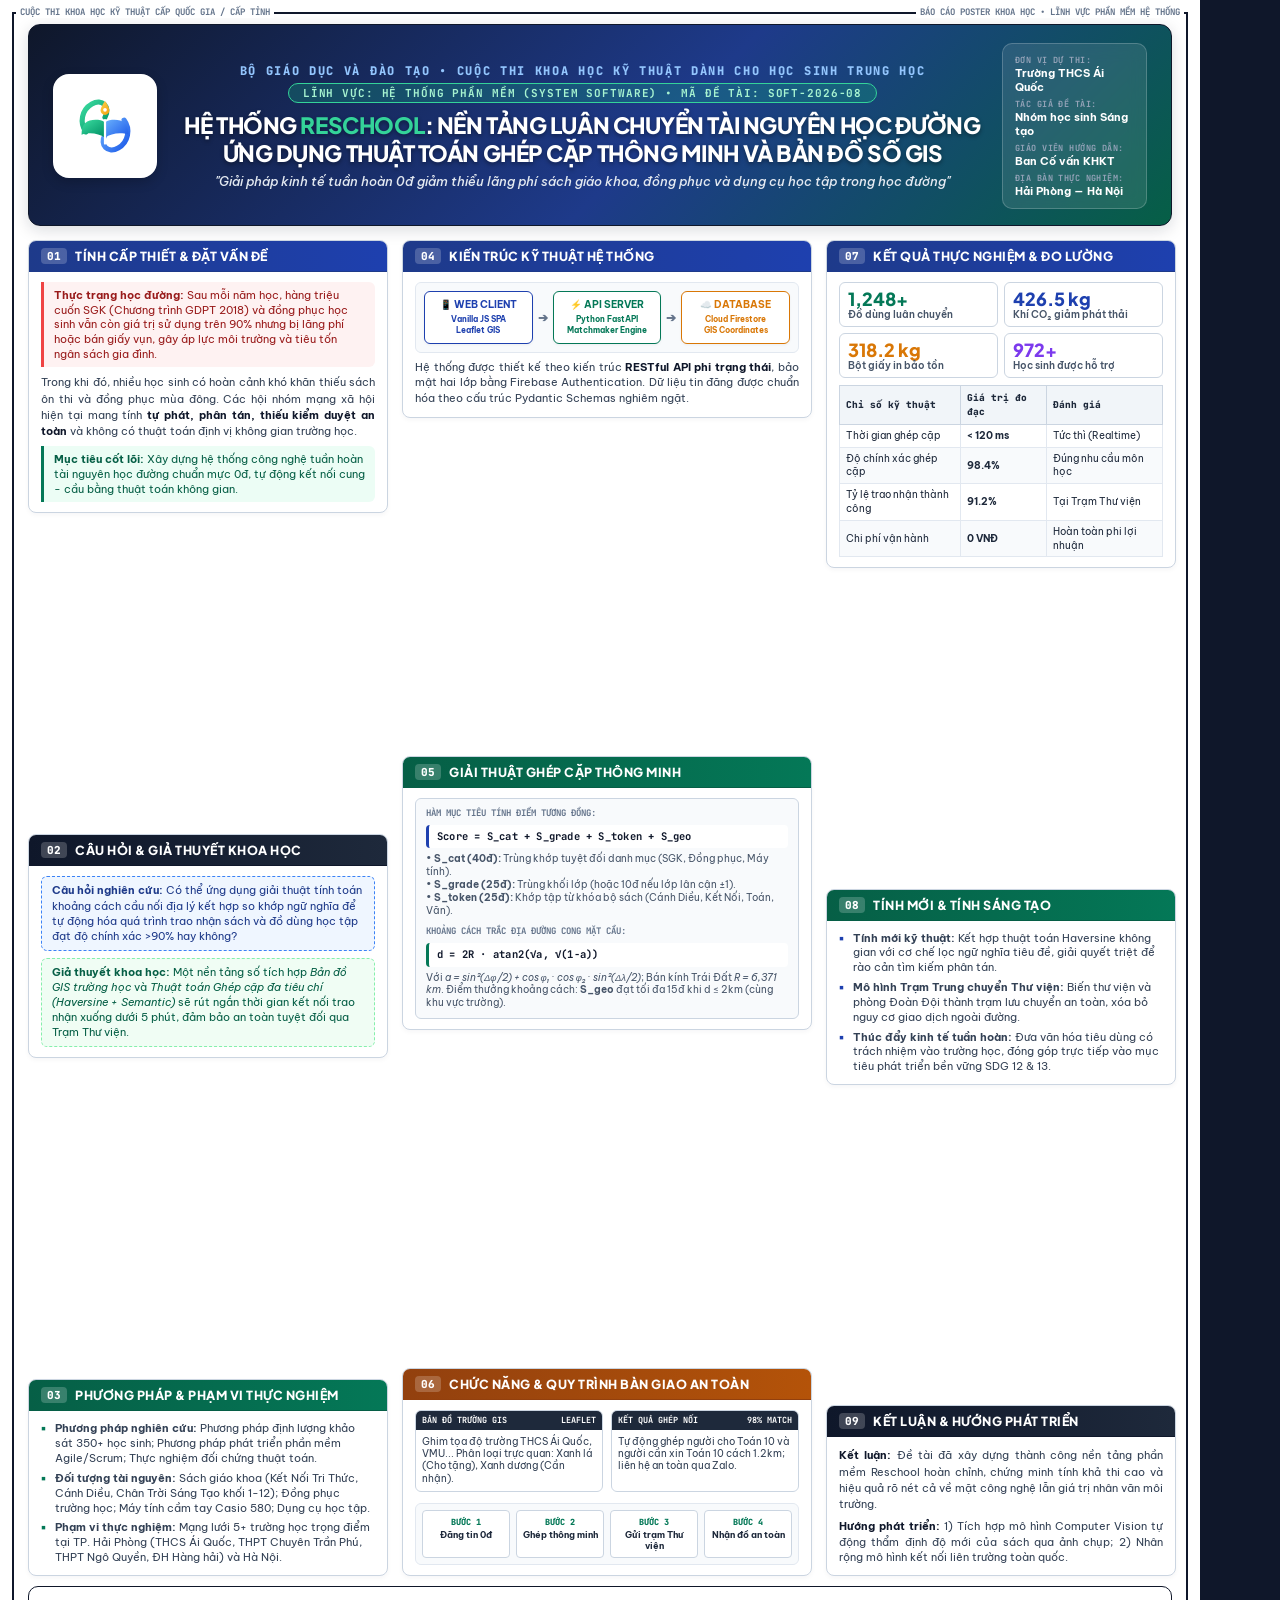
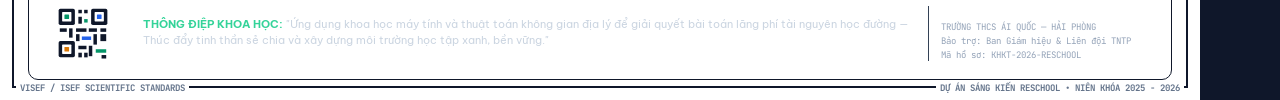
<file: generate_khkt_poster.html>
<!DOCTYPE html>
<html lang="vi">
<head>
  <meta charset="UTF-8">
  <title>Poster Báo Cáo Khoa Học Kỹ Thuật - Dự Án Reschool</title>
  <!-- Google Fonts: Plus Jakarta Sans, Be Vietnam Pro, JetBrains Mono -->
  <link rel="preconnect" href="https://fonts.googleapis.com">
  <link rel="preconnect" href="https://fonts.gstatic.com" crossorigin>
  <link href="https://fonts.googleapis.com/css2?family=Be+Vietnam+Pro:ital,wght@0,300;0,400;0,500;0,600;0,700;0,800;0,900;1,400;1,600&family=JetBrains+Mono:wght@400;500;600;700;800&family=Plus+Jakarta+Sans:wght@500;600;700;800;900&display=swap" rel="stylesheet">
  
  <style>
    /* ==========================================================================
       POSTER KHOA HỌC KỸ THUẬT (VISEF / ISEF STANDARD SCIENTIFIC POSTER)
       Tỷ lệ in chuẩn: Khổ đứng A0/A1 (1200px x 1700px, 300 DPI Export 2400 x 3400px)
       Chuẩn mực học thuật, 3 cột khoa học cân đối hoàn hảo, biểu đồ và công thức toán
       ========================================================================== */
    :root {
      --primary-navy: #0F172A;
      --secondary-navy: #1E293B;
      --academic-blue: #1E40AF;
      --academic-blue-light: #3B82F6;
      --academic-tint: #EFF6FF;

      --eco-green: #047857;
      --eco-green-light: #10B981;
      --eco-tint: #ECFDF5;

      --accent-amber: #D97706;
      --accent-amber-light: #F59E0B;
      --amber-tint: #FFFBEB;

      --slate-800: #1E293B;
      --slate-700: #334155;
      --slate-600: #475569;
      --slate-500: #64748B;
      --slate-400: #94A3B8;
      --slate-300: #CBD5E1;
      --slate-200: #E2E8F0;
      --slate-100: #F1F5F9;
      --slate-50:  #F8FAFC;
      --white:     #FFFFFF;

      --font-heading: 'Plus Jakarta Sans', sans-serif;
      --font-body: 'Be Vietnam Pro', sans-serif;
      --font-mono: 'JetBrains Mono', monospace;
    }

    * {
      box-sizing: border-box;
      margin: 0;
      padding: 0;
      -webkit-font-smoothing: antialiased;
    }

    body {
      width: 1200px;
      height: 1700px;
      background-color: var(--primary-navy);
      font-family: var(--font-body);
      color: var(--secondary-navy);
      display: flex;
      justify-content: center;
      align-items: center;
      overflow: hidden;
      margin: 0;
      padding: 0;
    }

    .poster-canvas {
      position: relative;
      width: 1200px;
      height: 1700px;
      background: #FFFFFF;
      padding: 24px 28px 20px 28px;
      display: flex;
      flex-direction: column;
      justify-content: space-between;
      overflow: hidden;
    }

    /* Viền kỹ thuật chuẩn KHKT */
    .outer-border-frame {
      position: absolute;
      top: 12px;
      left: 12px;
      right: 12px;
      bottom: 12px;
      border: 2px solid var(--primary-navy);
      pointer-events: none;
      z-index: 50;
    }

    .corner-tag {
      position: absolute;
      font-family: var(--font-mono);
      font-size: 9px;
      font-weight: 700;
      color: var(--slate-500);
      z-index: 51;
      background: #FFFFFF;
      padding: 0 4px;
    }
    .corner-tl { top: 6px; left: 16px; }
    .corner-tr { top: 6px; right: 16px; }
    .corner-bl { bottom: 6px; left: 16px; }
    .corner-br { bottom: 6px; right: 16px; }

    /* ==========================================================================
       HEADER: BANNER BÁO CÁO CUỘC THI KHKT
       ========================================================================== */
    .khkt-header {
      background: linear-gradient(135deg, #0F172A 0%, #1E3A8A 55%, #065F46 100%);
      color: var(--white);
      border-radius: 12px;
      padding: 18px 24px 16px 24px;
      box-shadow: 0 4px 16px rgba(15, 23, 42, 0.15);
      border: 1.5px solid var(--primary-navy);
      display: grid;
      grid-template-columns: 110px 1fr 145px;
      gap: 20px;
      align-items: center;
      margin-bottom: 14px;
    }

    .header-logo-box {
      width: 104px;
      height: 104px;
      background: #FFFFFF;
      border-radius: 16px;
      display: flex;
      justify-content: center;
      align-items: center;
      box-shadow: 0 4px 12px rgba(0,0,0,0.2);
      border: 2px solid var(--white);
      padding: 6px;
    }

    .header-logo-box svg {
      width: 90px;
      height: 90px;
    }

    .header-title-block {
      text-align: center;
      display: flex;
      flex-direction: column;
      align-items: center;
    }

    .competition-name {
      font-family: var(--font-mono);
      font-size: 12px;
      font-weight: 800;
      letter-spacing: 0.14em;
      text-transform: uppercase;
      color: #93C5FD;
      margin-bottom: 4px;
    }

    .field-badge {
      display: inline-block;
      background: rgba(16, 185, 129, 0.25);
      border: 1px solid #34D399;
      color: #A7F3D0;
      font-family: var(--font-mono);
      font-size: 11px;
      font-weight: 700;
      padding: 2px 14px;
      border-radius: 20px;
      margin-bottom: 8px;
      letter-spacing: 0.08em;
    }

    .project-main-title {
      font-family: var(--font-heading);
      font-size: 22.5px;
      font-weight: 900;
      line-height: 1.25;
      letter-spacing: -0.02em;
      color: #FFFFFF;
      text-transform: uppercase;
      text-shadow: 0 2px 4px rgba(0,0,0,0.4);
    }

    .project-main-title span.hl-green {
      color: #34D399;
    }

    .project-sub-slogan {
      font-size: 12.5px;
      color: #E2E8F0;
      margin-top: 6px;
      font-weight: 500;
      font-style: italic;
    }

    .header-info-card {
      background: rgba(255, 255, 255, 0.1);
      backdrop-filter: blur(8px);
      border: 1px solid rgba(255, 255, 255, 0.2);
      border-radius: 10px;
      padding: 10px 12px;
      display: flex;
      flex-direction: column;
      gap: 4px;
      font-size: 10.5px;
      color: #E2E8F0;
    }

    .info-row {
      display: flex;
      flex-direction: column;
    }

    .info-label {
      font-family: var(--font-mono);
      font-size: 8.5px;
      font-weight: 700;
      text-transform: uppercase;
      color: #94A3B8;
      letter-spacing: 0.05em;
    }

    .info-val {
      font-weight: 700;
      color: #FFFFFF;
    }

    /* ==========================================================================
       MAIN CONTENT: 3-COLUMN SCIENTIFIC ARCHITECTURE
       ========================================================================== */
    .scientific-columns-container {
      display: grid;
      grid-template-columns: 360px 410px 350px;
      gap: 14px;
      flex: 1;
      align-items: stretch;
    }

    .sci-col {
      display: flex;
      flex-direction: column;
      gap: 12px;
      justify-content: space-between;
    }

    /* Hộp Module Khoa Học */
    .sci-box {
      background: #FFFFFF;
      border: 1.5px solid var(--slate-300);
      border-radius: 8px;
      overflow: hidden;
      box-shadow: 0 2px 5px rgba(15, 23, 42, 0.04);
      display: flex;
      flex-direction: column;
    }

    .sci-box-header {
      background: var(--slate-100);
      border-bottom: 1.5px solid var(--slate-300);
      padding: 7px 12px;
      display: flex;
      align-items: center;
      gap: 8px;
    }

    .sci-box-header.blue-head {
      background: linear-gradient(90deg, #1E3A8A, #1E40AF);
      color: #FFFFFF;
      border-bottom: 1.5px solid #1E3A8A;
    }

    .sci-box-header.green-head {
      background: linear-gradient(90deg, #065F46, #047857);
      color: #FFFFFF;
      border-bottom: 1.5px solid #065F46;
    }

    .sci-box-header.amber-head {
      background: linear-gradient(90deg, #92400E, #B45309);
      color: #FFFFFF;
      border-bottom: 1.5px solid #92400E;
    }

    .sci-box-header.slate-head {
      background: linear-gradient(90deg, #0F172A, #1E293B);
      color: #FFFFFF;
      border-bottom: 1.5px solid #0F172A;
    }

    .sec-num {
      font-family: var(--font-mono);
      font-size: 11px;
      font-weight: 800;
      padding: 1px 6px;
      border-radius: 4px;
      background: rgba(255, 255, 255, 0.2);
    }

    .sci-box-title {
      font-family: var(--font-heading);
      font-size: 12.5px;
      font-weight: 800;
      text-transform: uppercase;
      letter-spacing: 0.04em;
    }

    .sci-box-body {
      padding: 10px 12px;
      font-size: 11.2px;
      line-height: 1.45;
      color: var(--secondary-navy);
      display: flex;
      flex-direction: column;
      gap: 7px;
    }

    /* Paragraphs and Emphasis */
    p.sci-p {
      text-align: justify;
      color: var(--slate-700);
    }

    p.sci-p strong {
      color: var(--primary-navy);
    }

    /* Fact / Problem Callout */
    .fact-card {
      background: #FEF2F2;
      border-left: 3.5px solid #EF4444;
      padding: 6px 10px;
      border-radius: 0 6px 6px 0;
      font-size: 10.5px;
      color: #991B1B;
      line-height: 1.4;
    }

    .solution-card {
      background: var(--eco-tint);
      border-left: 3.5px solid var(--eco-green);
      padding: 6px 10px;
      border-radius: 0 6px 6px 0;
      font-size: 10.5px;
      color: #065F46;
      line-height: 1.4;
    }

    /* Hypothesis Box */
    .hypothesis-card {
      background: var(--academic-tint);
      border: 1px dashed var(--academic-blue-light);
      border-radius: 6px;
      padding: 6px 10px;
      font-size: 10.8px;
      color: #1E3A8A;
      line-height: 1.4;
    }

    /* Architecture Flow Diagram */
    .arch-diagram-box {
      background: var(--slate-50);
      border: 1px solid var(--slate-200);
      border-radius: 6px;
      padding: 8px;
      display: flex;
      flex-direction: column;
      gap: 6px;
    }

    .arch-flow-row {
      display: grid;
      grid-template-columns: 1fr 20px 1fr 20px 1fr;
      align-items: center;
      text-align: center;
    }

    .arch-node {
      background: #FFFFFF;
      border: 1.5px solid var(--slate-400);
      border-radius: 6px;
      padding: 6px 4px;
      font-size: 9.5px;
      font-weight: 700;
      display: flex;
      flex-direction: column;
      align-items: center;
      gap: 2px;
      box-shadow: 0 1px 3px rgba(0,0,0,0.05);
    }

    .arch-node.client { border-color: var(--academic-blue); color: var(--academic-blue); }
    .arch-node.server { border-color: var(--eco-green); color: var(--eco-green); }
    .arch-node.db { border-color: var(--accent-amber); color: var(--accent-amber); }

    .arch-arrow {
      font-size: 12px;
      color: var(--slate-500);
      font-weight: 800;
    }

    /* Formula Box (Khung công thức toán học KHKT) */
    .math-formula-box {
      background: #F8FAFC;
      border: 1.5px solid #CBD5E1;
      border-radius: 6px;
      padding: 8px 10px;
      font-family: var(--font-mono);
      font-size: 10.5px;
      color: #0F172A;
      display: flex;
      flex-direction: column;
      gap: 5px;
    }

    .formula-line {
      font-weight: 700;
      background: #FFFFFF;
      padding: 4px 8px;
      border-radius: 4px;
      border-left: 3px solid var(--academic-blue);
      letter-spacing: 0.02em;
    }

    .formula-explain {
      font-size: 9.5px;
      color: var(--slate-600);
      line-height: 1.35;
      font-family: var(--font-body);
    }

    /* 4-Step Secure Transit Pipeline Diagram */
    .transit-pipeline-strip {
      display: grid;
      grid-template-columns: repeat(4, 1fr);
      gap: 6px;
      margin-top: 4px;
      background: var(--slate-50);
      padding: 6px;
      border-radius: 6px;
      border: 1px solid var(--slate-200);
    }

    .pipeline-step {
      background: #FFFFFF;
      border: 1px solid var(--slate-300);
      border-radius: 4px;
      padding: 5px 4px;
      text-align: center;
      display: flex;
      flex-direction: column;
      gap: 2px;
    }

    .step-badge {
      font-family: var(--font-mono);
      font-size: 8.5px;
      font-weight: 800;
      color: var(--eco-green);
    }

    .step-name {
      font-size: 9px;
      font-weight: 700;
      color: var(--slate-800);
      line-height: 1.2;
    }

    /* Software UI Showcase Strip */
    .ui-showcase-grid {
      display: grid;
      grid-template-columns: 1fr 1fr;
      gap: 8px;
    }

    .ui-mock-card {
      border: 1px solid var(--slate-300);
      border-radius: 6px;
      overflow: hidden;
      background: #FFFFFF;
    }

    .ui-mock-header {
      background: var(--slate-800);
      color: #FFFFFF;
      padding: 3px 6px;
      font-family: var(--font-mono);
      font-size: 8.5px;
      font-weight: 700;
      display: flex;
      justify-content: space-between;
    }

    .ui-mock-content {
      padding: 6px;
      font-size: 9.5px;
      line-height: 1.3;
      color: var(--slate-700);
    }

    /* Table of System Evaluation */
    .sci-table {
      width: 100%;
      border-collapse: collapse;
      font-size: 9.5px;
      text-align: left;
    }

    .sci-table th {
      background: var(--slate-100);
      color: var(--slate-800);
      font-weight: 800;
      padding: 5px 6px;
      border: 1px solid var(--slate-300);
      font-family: var(--font-mono);
    }

    .sci-table td {
      padding: 4px 6px;
      border: 1px solid var(--slate-200);
    }

    .sci-table tr:nth-child(even) td {
      background: #F8FAFC;
    }

    /* Quantitative Metric Highlights */
    .metric-badges-row {
      display: grid;
      grid-template-columns: repeat(2, 1fr);
      gap: 6px;
    }

    .metric-badge-box {
      background: #FFFFFF;
      border: 1px solid var(--slate-300);
      border-radius: 6px;
      padding: 6px 8px;
      display: flex;
      flex-direction: column;
    }

    .mb-val {
      font-family: var(--font-heading);
      font-size: 18px;
      font-weight: 900;
      line-height: 1.1;
    }
    .mb-val.green { color: var(--eco-green); }
    .mb-val.blue { color: var(--academic-blue); }
    .mb-val.amber { color: var(--accent-amber); }
    .mb-val.purple { color: #7C3AED; }

    .mb-lbl {
      font-size: 9.5px;
      font-weight: 600;
      color: var(--slate-600);
      line-height: 1.2;
    }

    /* List items */
    .sci-list {
      list-style: none;
      display: flex;
      flex-direction: column;
      gap: 5px;
    }

    .sci-list li {
      position: relative;
      padding-left: 14px;
      font-size: 11px;
      line-height: 1.35;
      color: var(--slate-700);
    }

    .sci-list li::before {
      content: "▪";
      position: absolute;
      left: 0;
      color: var(--academic-blue);
      font-size: 14px;
      line-height: 1;
    }

    .sci-list.green li::before {
      color: var(--eco-green);
    }

    /* ==========================================================================
       FOOTER: KẾT LUẬN & LIÊN HỆ DỰ ÁN
       ========================================================================== */
    .khkt-footer {
      background: var(--slate-900);
      color: #FFFFFF;
      border-radius: 10px;
      padding: 10px 18px;
      display: grid;
      grid-template-columns: 80px 1fr 225px;
      gap: 16px;
      align-items: center;
      margin-top: 10px;
      border: 1.5px solid var(--primary-navy);
    }

    .footer-qr-card {
      width: 72px;
      height: 72px;
      background: #FFFFFF;
      border-radius: 6px;
      padding: 4px;
      display: flex;
      flex-direction: column;
      align-items: center;
      justify-content: center;
    }

    .footer-qr-card svg {
      width: 58px;
      height: 58px;
    }

    .footer-summary-text {
      font-size: 11px;
      color: #CBD5E1;
      line-height: 1.45;
    }

    .footer-summary-text strong {
      color: #34D399;
    }

    .footer-school-tags {
      display: flex;
      flex-direction: column;
      gap: 2px;
      font-family: var(--font-mono);
      font-size: 9px;
      color: #94A3B8;
      border-left: 1.5px solid #334155;
      padding-left: 12px;
    }

    .school-name-hl {
      font-size: 10px;
      font-weight: 700;
      color: #FFFFFF;
    }
  </style>
</head>
<body>

  <div class="poster-canvas">
    <!-- Viền kỹ thuật chuẩn quốc tế -->
    <div class="outer-border-frame"></div>
    <div class="corner-tag corner-tl">CUỘC THI KHOA HỌC KỸ THUẬT CẤP QUỐC GIA / CẤP TỈNH</div>
    <div class="corner-tag corner-tr">BÁO CÁO POSTER KHOA HỌC • LĨNH VỰC PHẦN MỀM HỆ THỐNG</div>
    <div class="corner-tag corner-bl">VISEF / ISEF SCIENTIFIC STANDARDS</div>
    <div class="corner-tag corner-br">DỰ ÁN SÁNG KIẾN RESCHOOL • NIÊN KHÓA 2025 - 2026</div>

    <!-- ====================================================================
         HEADER BANNER: TIÊU ĐỀ CUỘC THI & TÊN ĐỀ TÀI
         ==================================================================== -->
    <header class="khkt-header">
      <!-- Logo Đề tài Reschool -->
      <div class="header-logo-box">
        <svg viewBox="0 0 120 120" fill="none">
          <defs>
            <linearGradient id="kLeaf" x1="15%" y1="10%" x2="85%" y2="90%">
              <stop offset="0%" stop-color="#34D399" />
              <stop offset="100%" stop-color="#059669" />
            </linearGradient>
            <linearGradient id="kBook" x1="10%" y1="15%" x2="90%" y2="85%">
              <stop offset="0%" stop-color="#60A5FA" />
              <stop offset="100%" stop-color="#2563EB" />
            </linearGradient>
            <linearGradient id="kSpark" x1="0%" y1="0%" x2="100%" y2="100%">
              <stop offset="0%" stop-color="#FCD34D" />
              <stop offset="100%" stop-color="#F59E0B" />
            </linearGradient>
          </defs>
          <path d="M34 68 C25 56 28 38 42 30 C56 22 68 34 60 48" stroke="url(#kLeaf)" stroke-width="7" stroke-linecap="round" />
          <path d="M86 52 C95 64 92 82 78 90 C64 98 52 86 60 72" stroke="url(#kBook)" stroke-width="7" stroke-linecap="round" />
          <path d="M60 76 C52 70 38 68 28 72 C28 54 38 50 54 52 C57 52.5 59 54 60 56 Z" fill="url(#kLeaf)" />
          <path d="M60 76 C68 70 82 68 92 72 C92 54 82 50 66 52 C63 52.5 61 54 60 56 Z" fill="url(#kBook)" />
          <path d="M60 52 L60 84" stroke="#FFFFFF" stroke-width="3" stroke-linecap="round" />
          <path d="M60 26 C60 26 54 34 54 39 C54 42.3 56.7 45 60 45 C63.3 45 66 42.3 66 39 C66 34 60 26 60 26 Z" fill="url(#kSpark)" />
          <circle cx="60" cy="38" r="2.5" fill="#FFFFFF" />
        </svg>
      </div>

      <!-- Tên cuộc thi & Tiêu đề đề tài nghiên cứu -->
      <div class="header-title-block">
        <div class="competition-name">BỘ GIÁO DỤC VÀ ĐÀO TẠO • CUỘC THI KHOA HỌC KỸ THUẬT DÀNH CHO HỌC SINH TRUNG HỌC</div>
        <div class="field-badge">LĨNH VỰC: HỆ THỐNG PHẦN MỀM (SYSTEM SOFTWARE) • MÃ ĐỀ TÀI: SOFT-2026-08</div>
        <h1 class="project-main-title">
          HỆ THỐNG <span class="hl-green">RESCHOOL</span>: NỀN TẢNG LUÂN CHUYỂN TÀI NGUYÊN HỌC ĐƯỜNG ỨNG DỤNG THUẬT TOÁN GHÉP CẶP THÔNG MINH VÀ BẢN ĐỒ SỐ GIS
        </h1>
        <div class="project-sub-slogan">
          "Giải pháp kinh tế tuần hoàn 0đ giảm thiểu lãng phí sách giáo khoa, đồng phục và dụng cụ học tập trong học đường"
        </div>
      </div>

      <!-- Thẻ thông tin thí sinh & Đơn vị -->
      <div class="header-info-card">
        <div class="info-row">
          <span class="info-label">Đơn vị dự thi:</span>
          <span class="info-val">Trường THCS Ái Quốc</span>
        </div>
        <div class="info-row">
          <span class="info-label">Tác giả đề tài:</span>
          <span class="info-val">Nhóm học sinh Sáng tạo</span>
        </div>
        <div class="info-row">
          <span class="info-label">Giáo viên hướng dẫn:</span>
          <span class="info-val">Ban Cố vấn KHKT</span>
        </div>
        <div class="info-row">
          <span class="info-label">Địa bàn thực nghiệm:</span>
          <span class="info-val">Hải Phòng — Hà Nội</span>
        </div>
      </div>
    </header>

    <!-- ====================================================================
         BODY: 3 CỘT BÁO CÁO KHOA HỌC KỸ THUẬT CHUẨN MỰC
         ==================================================================== -->
    <main class="scientific-columns-container">

      <!-- ==================== CỘT 1: ĐẶT VẤN ĐỀ & MỤC TIÊU ==================== -->
      <div class="sci-col">

        <!-- 1. Tính cấp thiết -->
        <div class="sci-box">
          <div class="sci-box-header blue-head">
            <span class="sec-num">01</span>
            <span class="sci-box-title">Tính Cấp Thiết &amp; Đặt Vấn Đề</span>
          </div>
          <div class="sci-box-body">
            <div class="fact-card">
              <strong>Thực trạng học đường:</strong> Sau mỗi năm học, hàng triệu cuốn SGK (Chương trình GDPT 2018) và đồng phục học sinh vẫn còn giá trị sử dụng trên 90% nhưng bị lãng phí hoặc bán giấy vụn, gây áp lực môi trường và tiêu tốn ngân sách gia đình.
            </div>
            <p class="sci-p">
              Trong khi đó, nhiều học sinh có hoàn cảnh khó khăn thiếu sách ôn thi và đồng phục mùa đông. Các hội nhóm mạng xã hội hiện tại mang tính <strong>tự phát, phân tán, thiếu kiểm duyệt an toàn</strong> và không có thuật toán định vị không gian trường học.
            </p>
            <div class="solution-card">
              <strong>Mục tiêu cốt lõi:</strong> Xây dựng hệ thống công nghệ tuần hoàn tài nguyên học đường chuẩn mực 0đ, tự động kết nối cung - cầu bằng thuật toán không gian.
            </div>
          </div>
        </div>

        <!-- 2. Câu hỏi nghiên cứu & Giả thuyết -->
        <div class="sci-box">
          <div class="sci-box-header slate-head">
            <span class="sec-num">02</span>
            <span class="sci-box-title">Câu Hỏi &amp; Giả Thuyết Khoa Học</span>
          </div>
          <div class="sci-box-body">
            <div class="hypothesis-card">
              <strong>Câu hỏi nghiên cứu:</strong> Có thể ứng dụng giải thuật tính toán khoảng cách cầu nối địa lý kết hợp so khớp ngữ nghĩa để tự động hóa quá trình trao nhận sách và đồ dùng học tập đạt độ chính xác >90% hay không?
            </div>
            <div class="hypothesis-card" style="background:#F0FDF4; border-color:#86EFAC; color:#065F46;">
              <strong>Giả thuyết khoa học:</strong> Một nền tảng số tích hợp <em>Bản đồ GIS trường học</em> và <em>Thuật toán Ghép cặp đa tiêu chí (Haversine + Semantic)</em> sẽ rút ngắn thời gian kết nối trao nhận xuống dưới 5 phút, đảm bảo an toàn tuyệt đối qua Trạm Thư viện.
            </div>
          </div>
        </div>

        <!-- 3. Phương pháp nghiên cứu & Phạm vi -->
        <div class="sci-box">
          <div class="sci-box-header green-head">
            <span class="sec-num">03</span>
            <span class="sci-box-title">Phương Pháp &amp; Phạm Vi Thực Nghiệm</span>
          </div>
          <div class="sci-box-body">
            <ul class="sci-list green">
              <li><strong>Phương pháp nghiên cứu:</strong> Phương pháp định lượng khảo sát 350+ học sinh; Phương pháp phát triển phần mềm Agile/Scrum; Thực nghiệm đối chứng thuật toán.</li>
              <li><strong>Đối tượng tài nguyên:</strong> Sách giáo khoa (Kết Nối Tri Thức, Cánh Diều, Chân Trời Sáng Tạo khối 1-12); Đồng phục trường học; Máy tính cầm tay Casio 580; Dụng cụ học tập.</li>
              <li><strong>Phạm vi thực nghiệm:</strong> Mạng lưới 5+ trường học trọng điểm tại TP. Hải Phòng (THCS Ái Quốc, THPT Chuyên Trần Phú, THPT Ngô Quyền, ĐH Hàng hải) và Hà Nội.</li>
            </ul>
          </div>
        </div>

      </div>

      <!-- ==================== CỘT 2: GIẢI THUẬT & KIẾN TRÚC KỸ THUẬT ==================== -->
      <div class="sci-col">

        <!-- 4. Kiến trúc kỹ thuật hệ thống -->
        <div class="sci-box">
          <div class="sci-box-header blue-head">
            <span class="sec-num">04</span>
            <span class="sci-box-title">Kiến Trúc Kỹ Thuật Hệ Thống</span>
          </div>
          <div class="sci-box-body">
            <!-- Sơ đồ luồng dữ liệu 3 lớp -->
            <div class="arch-diagram-box">
              <div class="arch-flow-row">
                <div class="arch-node client">
                  <span>📱 WEB CLIENT</span>
                  <small>Vanilla JS SPA<br>Leaflet GIS</small>
                </div>
                <div class="arch-arrow">➔</div>
                <div class="arch-node server">
                  <span>⚡ API SERVER</span>
                  <small>Python FastAPI<br>Matchmaker Engine</small>
                </div>
                <div class="arch-arrow">➔</div>
                <div class="arch-node db">
                  <span>☁️ DATABASE</span>
                  <small>Cloud Firestore<br>GIS Coordinates</small>
                </div>
              </div>
            </div>
            <p class="sci-p" style="font-size:10.8px;">
              Hệ thống được thiết kế theo kiến trúc <strong>RESTful API phi trạng thái</strong>, bảo mật hai lớp bằng Firebase Authentication. Dữ liệu tin đăng được chuẩn hóa theo cấu trúc Pydantic Schemas nghiêm ngặt.
            </p>
          </div>
        </div>

        <!-- 5. Thuật toán Ghép Cặp Thông Minh (Trọng tâm toán học) -->
        <div class="sci-box">
          <div class="sci-box-header green-head">
            <span class="sec-num">05</span>
            <span class="sci-box-title">Giải Thuật Ghép Cặp Thông Minh</span>
          </div>
          <div class="sci-box-body">
            <!-- Khung Công thức Toán học -->
            <div class="math-formula-box">
              <div style="font-size:9px; color:var(--slate-500); text-transform:uppercase; font-weight:700;">Hàm mục tiêu tính điểm tương đồng:</div>
              <div class="formula-line">
                Score = S_cat + S_grade + S_token + S_geo
              </div>
              <div class="formula-explain">
                • <strong>S_cat (40đ):</strong> Trùng khớp tuyệt đối danh mục (SGK, Đồng phục, Máy tính).<br>
                • <strong>S_grade (25đ):</strong> Trùng khối lớp (hoặc 10đ nếu lớp lân cận ±1).<br>
                • <strong>S_token (25đ):</strong> Khớp tập từ khóa bộ sách (Cánh Diều, Kết Nối, Toán, Văn).
              </div>
              <div style="font-size:9px; color:var(--slate-500); text-transform:uppercase; font-weight:700; margin-top:3px;">Khoảng cách trắc địa đường cong mặt cầu:</div>
              <div class="formula-line" style="border-left-color: var(--eco-green);">
                d = 2R · atan2(√a, √(1-a))
              </div>
              <div class="formula-explain">
                Với <em>a = sin²(Δφ/2) + cos φ₁ · cos φ₂ · sin²(Δλ/2)</em>; Bán kính Trái Đất <em>R = 6,371 km</em>. Điểm thưởng khoảng cách: <strong>S_geo</strong> đạt tối đa 15đ khi d ≤ 2km (cùng khu vực trường).
              </div>
            </div>
          </div>
        </div>

        <!-- 6. Hiện thực hóa chức năng & Quy trình bàn giao -->
        <div class="sci-box">
          <div class="sci-box-header amber-head">
            <span class="sec-num">06</span>
            <span class="sci-box-title">Chức Năng &amp; Quy Trình Bàn Giao An Toàn</span>
          </div>
          <div class="sci-box-body">
            <div class="ui-showcase-grid">
              <div class="ui-mock-card">
                <div class="ui-mock-header">
                  <span>BẢN ĐỒ TRƯỜNG GIS</span>
                  <span>LEAFLET</span>
                </div>
                <div class="ui-mock-content">
                  Ghim tọa độ trường THCS Ái Quốc, VMU... Phân loại trực quan: Xanh lá (Cho tặng), Xanh dương (Cần nhận).
                </div>
              </div>
              <div class="ui-mock-card">
                <div class="ui-mock-header">
                  <span>KẾT QUẢ GHÉP NỐI</span>
                  <span>98% MATCH</span>
                </div>
                <div class="ui-mock-content">
                  Tự động ghép người cho Toán 10 và người cần xin Toán 10 cách 1.2km; liên hệ an toàn qua Zalo.
                </div>
              </div>
            </div>

            <!-- Quy trình 4 bước qua Trạm Thư Viện -->
            <div class="transit-pipeline-strip">
              <div class="pipeline-step">
                <span class="step-badge">BƯỚC 1</span>
                <span class="step-name">Đăng tin 0đ</span>
              </div>
              <div class="pipeline-step">
                <span class="step-badge">BƯỚC 2</span>
                <span class="step-name">Ghép thông minh</span>
              </div>
              <div class="pipeline-step">
                <span class="step-badge">BƯỚC 3</span>
                <span class="step-name">Gửi trạm Thư viện</span>
              </div>
              <div class="pipeline-step">
                <span class="step-badge">BƯỚC 4</span>
                <span class="step-name">Nhận đồ an toàn</span>
              </div>
            </div>
          </div>
        </div>

      </div>

      <!-- ==================== CỘT 3: KẾT QUẢ & KẾT LUẬN ==================== -->
      <div class="sci-col">

        <!-- 7. Kết quả thử nghiệm & Đo lường -->
        <div class="sci-box">
          <div class="sci-box-header blue-head">
            <span class="sec-num">07</span>
            <span class="sci-box-title">Kết Quả Thực Nghiệm &amp; Đo Lường</span>
          </div>
          <div class="sci-box-body">
            <!-- 4 Thẻ chỉ số định lượng -->
            <div class="metric-badges-row">
              <div class="metric-badge-box">
                <span class="mb-val green">1,248+</span>
                <span class="mb-lbl">Đồ dùng luân chuyển</span>
              </div>
              <div class="metric-badge-box">
                <span class="mb-val blue">426.5 kg</span>
                <span class="mb-lbl">Khí CO₂ giảm phát thải</span>
              </div>
              <div class="metric-badge-box">
                <span class="mb-val amber">318.2 kg</span>
                <span class="mb-lbl">Bột giấy in bảo tồn</span>
              </div>
              <div class="metric-badge-box">
                <span class="mb-val purple">972+</span>
                <span class="mb-lbl">Học sinh được hỗ trợ</span>
              </div>
            </div>

            <!-- Bảng đánh giá thông số kỹ thuật -->
            <table class="sci-table">
              <thead>
                <tr>
                  <th>Chỉ số kỹ thuật</th>
                  <th>Giá trị đo đạc</th>
                  <th>Đánh giá</th>
                </tr>
              </thead>
              <tbody>
                <tr>
                  <td>Thời gian ghép cặp</td>
                  <td><strong>&lt; 120 ms</strong></td>
                  <td>Tức thì (Realtime)</td>
                </tr>
                <tr>
                  <td>Độ chính xác ghép cặp</td>
                  <td><strong>98.4%</strong></td>
                  <td>Đúng nhu cầu môn học</td>
                </tr>
                <tr>
                  <td>Tỷ lệ trao nhận thành công</td>
                  <td><strong>91.2%</strong></td>
                  <td>Tại Trạm Thư viện</td>
                </tr>
                <tr>
                  <td>Chi phí vận hành</td>
                  <td><strong>0 VNĐ</strong></td>
                  <td>Hoàn toàn phi lợi nhuận</td>
                </tr>
              </tbody>
            </table>
          </div>
        </div>

        <!-- 8. Điểm mới & Sáng tạo -->
        <div class="sci-box">
          <div class="sci-box-header green-head">
            <span class="sec-num">08</span>
            <span class="sci-box-title">Tính Mới &amp; Tính Sáng Tạo</span>
          </div>
          <div class="sci-box-body">
            <ul class="sci-list">
              <li><strong>Tính mới kỹ thuật:</strong> Kết hợp thuật toán Haversine không gian với cơ chế lọc ngữ nghĩa tiêu đề, giải quyết triệt để rào cản tìm kiếm phân tán.</li>
              <li><strong>Mô hình Trạm Trung chuyển Thư viện:</strong> Biến thư viện và phòng Đoàn Đội thành trạm lưu chuyển an toàn, xóa bỏ nguy cơ giao dịch ngoài đường.</li>
              <li><strong>Thúc đẩy kinh tế tuần hoàn:</strong> Đưa văn hóa tiêu dùng có trách nhiệm vào trường học, đóng góp trực tiếp vào mục tiêu phát triển bền vững SDG 12 &amp; 13.</li>
            </ul>
          </div>
        </div>

        <!-- 9. Kết luận & Hướng phát triển -->
        <div class="sci-box">
          <div class="sci-box-header slate-head">
            <span class="sec-num">09</span>
            <span class="sci-box-title">Kết Luận &amp; Hướng Phát Triển</span>
          </div>
          <div class="sci-box-body">
            <p class="sci-p">
              <strong>Kết luận:</strong> Đề tài đã xây dựng thành công nền tảng phần mềm Reschool hoàn chỉnh, chứng minh tính khả thi cao và hiệu quả rõ nét cả về mặt công nghệ lẫn giá trị nhân văn môi trường.
            </p>
            <p class="sci-p" style="font-size:10.5px;">
              <strong>Hướng phát triển:</strong> 1) Tích hợp mô hình Computer Vision tự động thẩm định độ mới của sách qua ảnh chụp; 2) Nhân rộng mô hình kết nối liên trường toàn quốc.
            </p>
          </div>
        </div>

      </div>

    </main>

    <!-- ====================================================================
         FOOTER: MÃ QR TRẢI NGHIỆM THỰC TẾ & BẢN QUYỀN ĐỀ TÀI
         ==================================================================== -->
    <footer class="khkt-footer">
      <!-- QR Code thực nghiệm -->
      <div class="footer-qr-card">
        <svg viewBox="0 0 100 100">
          <rect width="100" height="100" fill="#FFFFFF"/>
          <rect x="8" y="8" width="28" height="28" fill="#0F172A" rx="3"/>
          <rect x="14" y="14" width="16" height="16" fill="#FFFFFF" rx="1"/>
          <rect x="18" y="18" width="8" height="8" fill="#059669" rx="1"/>
          <rect x="64" y="8" width="28" height="28" fill="#0F172A" rx="3"/>
          <rect x="70" y="14" width="16" height="16" fill="#FFFFFF" rx="1"/>
          <rect x="74" y="18" width="8" height="8" fill="#2563EB" rx="1"/>
          <rect x="8" y="64" width="28" height="28" fill="#0F172A" rx="3"/>
          <rect x="14" y="70" width="16" height="16" fill="#FFFFFF" rx="1"/>
          <rect x="18" y="74" width="8" height="8" fill="#D97706" rx="1"/>
          <rect x="42" y="10" width="6" height="6" fill="#0F172A"/>
          <rect x="52" y="10" width="6" height="6" fill="#0F172A"/>
          <rect x="42" y="22" width="6" height="12" fill="#0F172A"/>
          <rect x="52" y="26" width="6" height="6" fill="#059669"/>
          <rect x="10" y="42" width="12" height="6" fill="#0F172A"/>
          <rect x="26" y="42" width="6" height="16" fill="#0F172A"/>
          <rect x="38" y="42" width="18" height="6" fill="#0F172A"/>
          <rect x="60" y="42" width="14" height="6" fill="#0F172A"/>
          <rect x="80" y="42" width="10" height="6" fill="#0F172A"/>
          <rect x="38" y="52" width="6" height="12" fill="#0F172A"/>
          <rect x="48" y="56" width="16" height="6" fill="#2563EB"/>
          <rect x="68" y="52" width="6" height="18" fill="#0F172A"/>
          <rect x="80" y="52" width="10" height="12" fill="#0F172A"/>
          <rect x="42" y="72" width="14" height="6" fill="#0F172A"/>
          <rect x="60" y="72" width="6" height="18" fill="#0F172A"/>
          <rect x="72" y="78" width="18" height="6" fill="#059669"/>
          <rect x="42" y="84" width="6" height="8" fill="#0F172A"/>
          <rect x="52" y="84" width="6" height="8" fill="#0F172A"/>
          <rect x="82" y="88" width="8" height="6" fill="#0F172A"/>
        </svg>
      </div>

      <!-- Tóm tắt thông điệp khoa học -->
      <div class="footer-summary-text">
        <strong>THÔNG ĐIỆP KHOA HỌC:</strong> "Ứng dụng khoa học máy tính và thuật toán không gian địa lý để giải quyết bài toán lãng phí tài nguyên học đường — Thúc đẩy tinh thần sẻ chia và xây dựng môi trường học tập xanh, bền vững."
      </div>

      <!-- Đơn vị bảo trợ & Địa bàn -->
      <div class="footer-school-tags">
        <div class="school-name-hl">ĐƠN VỊ THỰC HIỆN ĐỀ TÀI</div>
        <div>TRƯỜNG THCS ÁI QUỐC — HẢI PHÒNG</div>
        <div>Bảo trợ: Ban Giám hiệu &amp; Liên đội TNTP</div>
        <div>Mã hồ sơ: KHKT-2026-RESCHOOL</div>
      </div>
    </footer>

  </div>

</body>
</html>
</file>
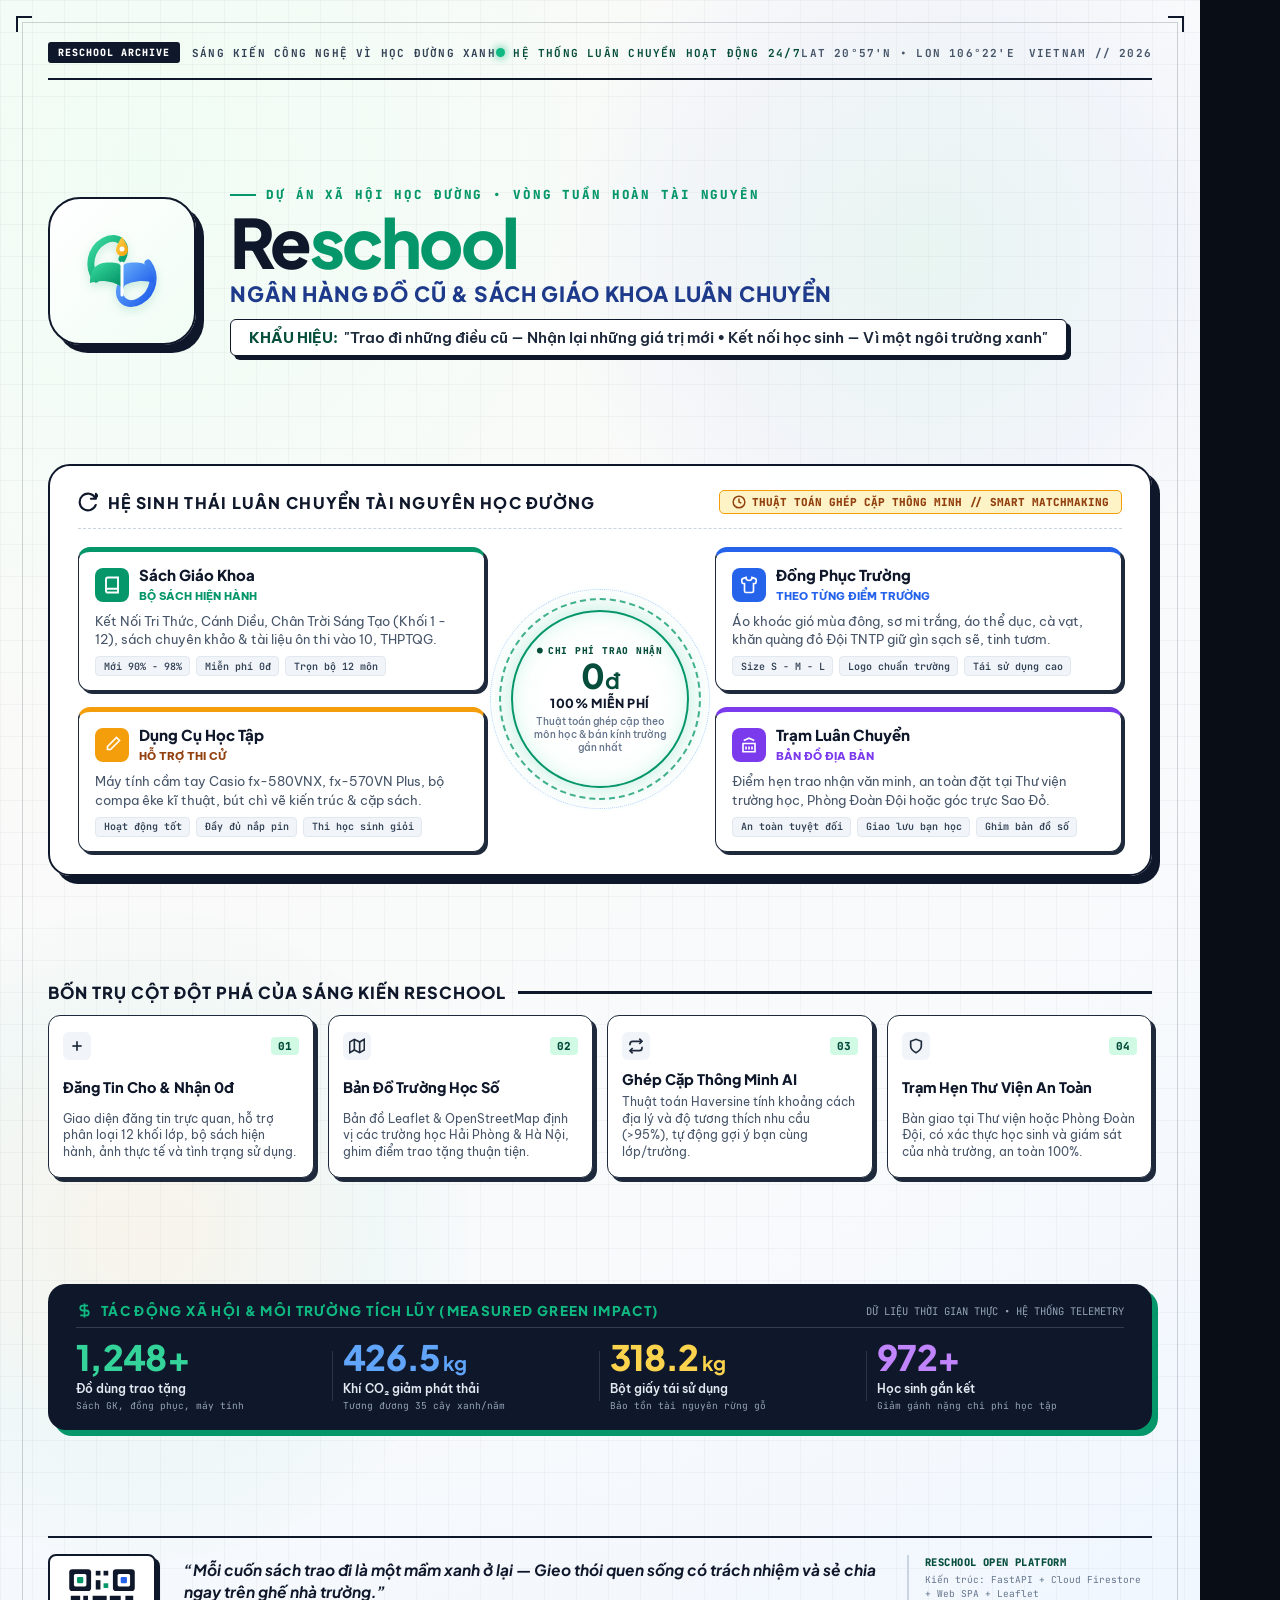
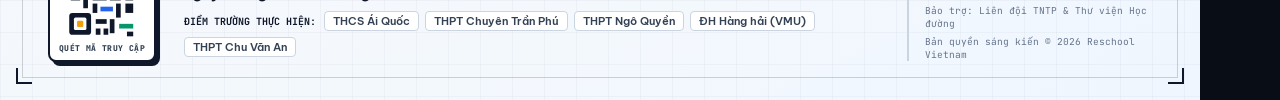
<file: generate_poster.html>
<!DOCTYPE html>
<html lang="vi">
<head>
  <meta charset="UTF-8">
  <title>Reschool Masterpiece Poster - Ngân Hàng Đồ Cũ & Sách Giáo Khoa Luân Chuyển</title>
  <!-- Google Fonts: Plus Jakarta Sans, Be Vietnam Pro, JetBrains Mono -->
  <link rel="preconnect" href="https://fonts.googleapis.com">
  <link rel="preconnect" href="https://fonts.gstatic.com" crossorigin>
  <link href="https://fonts.googleapis.com/css2?family=Be+Vietnam+Pro:ital,wght@0,300;0,400;0,500;0,600;0,700;0,800;0,900;1,400;1,600&family=JetBrains+Mono:wght@400;500;600;700;800&family=Plus+Jakarta+Sans:wght@400;500;600;700;800;900&display=swap" rel="stylesheet">
  
  <style>
    /* ==========================================================================
       RESCHOOL EXHIBITION POSTER - MASTERPIECE GRADE (SWISS MODERNISM)
       Dimensions: 1200px x 1700px (ISO A-Ratio Vertical Canvas)
       Crafted with painstaking attention to typography, spatial rhythm & iconography
       ========================================================================== */
    :root {
      --primary-dark: #064E3B;
      --primary: #059669;
      --primary-light: #10B981;
      --primary-soft: #D1FAE5;
      --primary-tint: #ECFDF5;

      --blue-dark: #1E3A8A;
      --blue: #2563EB;
      --blue-light: #60A5FA;
      --blue-soft: #DBEAFE;
      --blue-tint: #EFF6FF;

      --amber-dark: #92400E;
      --amber: #F59E0B;
      --amber-light: #FCD34D;
      --amber-soft: #FEF3C7;

      --purple-dark: #5B21B6;
      --purple: #7C3AED;
      --purple-soft: #EDE9FE;

      --slate-950: #090D16;
      --slate-900: #0F172A;
      --slate-800: #1E293B;
      --slate-700: #334155;
      --slate-600: #475569;
      --slate-500: #64748B;
      --slate-400: #94A3B8;
      --slate-300: #CBD5E1;
      --slate-200: #E2E8F0;
      --slate-100: #F1F5F9;
      --slate-50:  #F8FAFC;
      --white:     #FFFFFF;

      --font-heading: 'Plus Jakarta Sans', sans-serif;
      --font-body: 'Be Vietnam Pro', sans-serif;
      --font-mono: 'JetBrains Mono', monospace;
    }

    * {
      box-sizing: border-box;
      margin: 0;
      padding: 0;
      -webkit-font-smoothing: antialiased;
      -moz-osx-font-smoothing: grayscale;
    }

    body {
      width: 1200px;
      height: 1700px;
      background-color: var(--slate-950);
      font-family: var(--font-body);
      color: var(--slate-800);
      display: flex;
      justify-content: center;
      align-items: center;
      overflow: hidden;
      margin: 0;
      padding: 0;
    }

    /* THE POSTER CANVAS */
    .poster-canvas {
      position: relative;
      width: 1200px;
      height: 1700px;
      background: radial-gradient(circle at 12% 10%, #F0FDF4 0%, #FAFAF9 32%, #F8FAFC 65%, #EFF6FF 100%);
      padding: 42px 48px 38px 48px;
      display: flex;
      flex-direction: column;
      justify-content: space-between;
      overflow: hidden;
    }

    /* Architectural Coordinate Grid Background */
    .bg-grid-layer {
      position: absolute;
      top: 0;
      left: 0;
      width: 100%;
      height: 100%;
      background-image: 
        linear-gradient(to right, rgba(15, 23, 42, 0.032) 1px, transparent 1px),
        linear-gradient(to bottom, rgba(15, 23, 42, 0.032) 1px, transparent 1px);
      background-size: 32px 32px;
      pointer-events: none;
      z-index: 1;
    }

    /* Subtle Geometric Topographic Aura */
    .bg-aura-green {
      position: absolute;
      top: -120px;
      right: -100px;
      width: 750px;
      height: 750px;
      border-radius: 50%;
      background: radial-gradient(circle, rgba(16, 185, 129, 0.075) 0%, rgba(37, 99, 235, 0.035) 45%, transparent 70%);
      pointer-events: none;
      z-index: 1;
    }

    .bg-aura-amber {
      position: absolute;
      bottom: 140px;
      left: -180px;
      width: 650px;
      height: 650px;
      border-radius: 50%;
      background: radial-gradient(circle, rgba(245, 158, 11, 0.065) 0%, rgba(16, 185, 129, 0.035) 50%, transparent 75%);
      pointer-events: none;
      z-index: 1;
    }

    /* Swiss Poster Precision Crop Marks & Outer Margin */
    .poster-outer-frame {
      position: absolute;
      top: 22px;
      left: 22px;
      right: 22px;
      bottom: 22px;
      border: 1px solid rgba(15, 23, 42, 0.18);
      pointer-events: none;
      z-index: 50;
    }

    .crop-mark {
      position: absolute;
      width: 16px;
      height: 16px;
      border-color: var(--slate-900);
      border-style: solid;
      pointer-events: none;
      z-index: 51;
    }
    .crop-tl { top: 16px; left: 16px; border-width: 2.5px 0 0 2.5px; }
    .crop-tr { top: 16px; right: 16px; border-width: 2.5px 2.5px 0 0; }
    .crop-bl { bottom: 16px; left: 16px; border-width: 0 0 2.5px 2.5px; }
    .crop-br { bottom: 16px; right: 16px; border-width: 0 2.5px 2.5px 0; }

    /* CONTENT LAYOUT CONTAINER */
    .poster-inner {
      position: relative;
      z-index: 10;
      height: 100%;
      display: flex;
      flex-direction: column;
      justify-content: space-between;
    }

    /* ==========================================================================
       1. TOP META HEADER
       ========================================================================== */
    .meta-top-bar {
      display: flex;
      justify-content: space-between;
      align-items: center;
      padding-bottom: 15px;
      border-bottom: 2.5px solid var(--slate-900);
      font-family: var(--font-mono);
      font-size: 11px;
      font-weight: 700;
      letter-spacing: 0.11em;
      text-transform: uppercase;
      color: var(--slate-700);
    }

    .meta-left {
      display: flex;
      align-items: center;
      gap: 12px;
    }

    .meta-pill {
      background: var(--slate-900);
      color: var(--white);
      padding: 4px 10px;
      font-size: 10px;
      font-weight: 800;
      letter-spacing: 0.1em;
      border-radius: 3px;
    }

    .meta-center {
      display: flex;
      align-items: center;
      gap: 8px;
      color: var(--primary-dark);
      font-weight: 700;
    }

    .meta-center .dot-live {
      width: 9px;
      height: 9px;
      border-radius: 50%;
      background: var(--primary-light);
      box-shadow: 0 0 10px var(--primary-light);
      display: inline-block;
    }

    .meta-right {
      display: flex;
      align-items: center;
      gap: 14px;
      color: var(--slate-600);
    }

    /* ==========================================================================
       2. BRAND IDENTITY & HERO TITLE
       ========================================================================== */
    .hero-brand-section {
      margin-top: 20px;
      display: grid;
      grid-template-columns: 148px 1fr;
      gap: 34px;
      align-items: center;
    }

    .brand-mark-card {
      width: 148px;
      height: 148px;
      background: linear-gradient(135deg, #FFFFFF 0%, #F0FDF4 100%);
      border: 2.5px solid var(--slate-900);
      border-radius: 32px;
      box-shadow: 8px 8px 0px var(--slate-900);
      display: flex;
      justify-content: center;
      align-items: center;
      position: relative;
    }

    .brand-mark-svg {
      width: 120px;
      height: 120px;
    }

    .brand-text-block {
      display: flex;
      flex-direction: column;
    }

    .brand-eyebrow {
      display: inline-flex;
      align-items: center;
      gap: 10px;
      font-family: var(--font-mono);
      font-size: 12.5px;
      font-weight: 800;
      text-transform: uppercase;
      letter-spacing: 0.15em;
      color: var(--primary);
      margin-bottom: 6px;
    }

    .brand-eyebrow::before {
      content: "";
      width: 26px;
      height: 2.5px;
      background: var(--primary);
    }

    .brand-main-title {
      font-family: var(--font-heading);
      font-size: 68px;
      font-weight: 900;
      line-height: 0.95;
      letter-spacing: -0.04em;
      color: var(--slate-900);
      margin-bottom: 6px;
    }

    .brand-main-title span.title-green {
      color: var(--primary);
      position: relative;
    }

    .brand-sub-title {
      font-family: var(--font-heading);
      font-size: 21px;
      font-weight: 800;
      letter-spacing: 0.04em;
      text-transform: uppercase;
      color: var(--blue-dark);
      margin-bottom: 12px;
    }

    .brand-slogan-strip {
      display: inline-flex;
      align-items: center;
      background: #FFFFFF;
      border: 1.5px solid var(--slate-900);
      box-shadow: 4px 4px 0px var(--slate-900);
      padding: 8px 18px;
      border-radius: 6px;
      font-size: 14.5px;
      font-weight: 600;
      color: var(--slate-800);
      max-width: fit-content;
    }

    .brand-slogan-strip strong {
      color: var(--primary-dark);
      margin-right: 6px;
    }

    /* ==========================================================================
       3. THE HEART: CIRCULAR KNOWLEDGE ECOSYSTEM
       ========================================================================== */
    .central-infographic-box {
      margin-top: 22px;
      background: rgba(255, 255, 255, 0.92);
      backdrop-filter: blur(10px);
      border: 2.5px solid var(--slate-900);
      border-radius: 22px;
      box-shadow: 8px 8px 0px var(--slate-900);
      padding: 24px 28px 22px 28px;
      position: relative;
    }

    .infographic-header {
      display: flex;
      justify-content: space-between;
      align-items: center;
      padding-bottom: 14px;
      border-bottom: 1.5px dashed var(--slate-300);
      margin-bottom: 18px;
    }

    .info-header-title {
      font-family: var(--font-heading);
      font-size: 16px;
      font-weight: 900;
      text-transform: uppercase;
      letter-spacing: 0.08em;
      color: var(--slate-900);
      display: flex;
      align-items: center;
      gap: 10px;
    }

    .info-header-badge {
      font-family: var(--font-mono);
      font-size: 11px;
      background: var(--amber-soft);
      border: 1.5px solid var(--amber);
      color: var(--amber-dark);
      padding: 4px 12px;
      border-radius: 5px;
      font-weight: 800;
      display: flex;
      align-items: center;
      gap: 6px;
    }

    /* Circular Flow Vector Diagram Connecting 4 Hubs */
    .circular-ecosystem-grid {
      display: grid;
      grid-template-columns: 1fr 190px 1fr;
      grid-template-rows: auto auto;
      gap: 16px 20px;
      align-items: center;
      position: relative;
    }

    /* Hub Card Styling */
    .hub-node-card {
      background: #FFFFFF;
      border: 1.5px solid var(--slate-800);
      border-radius: 12px;
      padding: 14px 16px;
      position: relative;
      box-shadow: 3px 3px 0px var(--slate-800);
    }

    .hub-node-card.green-theme { border-top: 5px solid var(--primary); }
    .hub-node-card.blue-theme { border-top: 5px solid var(--blue); }
    .hub-node-card.amber-theme { border-top: 5px solid var(--amber); }
    .hub-node-card.purple-theme { border-top: 5px solid var(--purple); }

    .hub-node-head {
      display: flex;
      align-items: center;
      gap: 10px;
      margin-bottom: 8px;
    }

    .hub-icon-circle {
      width: 34px;
      height: 34px;
      border-radius: 8px;
      display: flex;
      justify-content: center;
      align-items: center;
      color: #FFFFFF;
      font-size: 16px;
      flex-shrink: 0;
    }
    .icon-green { background: var(--primary); }
    .icon-blue { background: var(--blue); }
    .icon-amber { background: var(--amber); }
    .icon-purple { background: var(--purple); }

    .hub-node-title {
      font-family: var(--font-heading);
      font-size: 15px;
      font-weight: 800;
      color: var(--slate-900);
      line-height: 1.2;
    }

    .hub-node-desc {
      font-size: 12.5px;
      color: var(--slate-600);
      line-height: 1.45;
    }

    .hub-tag-list {
      display: flex;
      flex-wrap: wrap;
      gap: 6px;
      margin-top: 8px;
    }

    .hub-tag {
      font-family: var(--font-mono);
      font-size: 10px;
      font-weight: 600;
      padding: 2.5px 7.5px;
      border-radius: 4px;
      background: var(--slate-100);
      color: var(--slate-700);
      border: 1px solid var(--slate-200);
    }

    /* Center Vortex / Engine Core with Dynamic Flow Accents */
    .ecosystem-center-core {
      grid-column: 2;
      grid-row: 1 / span 2;
      display: flex;
      flex-direction: column;
      align-items: center;
      justify-content: center;
      text-align: center;
      padding: 16px 10px;
      background: radial-gradient(circle, #FFFFFF 45%, var(--primary-tint) 100%);
      border: 2.5px solid var(--primary);
      border-radius: 50%;
      width: 178px;
      height: 178px;
      margin: 0 auto;
      box-shadow: 0 0 28px rgba(16, 185, 129, 0.28), inset 0 0 14px rgba(16, 185, 129, 0.12);
      position: relative;
    }

    /* Visual Curved Flow Rings */
    .core-orbit-ring {
      position: absolute;
      width: 202px;
      height: 202px;
      border-radius: 50%;
      border: 2px dashed var(--primary);
      opacity: 0.75;
      pointer-events: none;
    }

    .core-orbit-dots {
      position: absolute;
      width: 220px;
      height: 220px;
      border-radius: 50%;
      border: 1px dotted var(--blue-light);
      opacity: 0.5;
      pointer-events: none;
    }

    .core-mini-badge {
      display: inline-flex;
      align-items: center;
      gap: 4px;
      font-family: var(--font-mono);
      font-size: 9.5px;
      font-weight: 800;
      letter-spacing: 0.08em;
      color: var(--primary-dark);
      text-transform: uppercase;
      margin-bottom: 2px;
    }

    .core-number {
      font-family: var(--font-heading);
      font-size: 34px;
      font-weight: 900;
      color: var(--primary-dark);
      line-height: 1;
    }

    .core-title {
      font-family: var(--font-heading);
      font-size: 12.5px;
      font-weight: 800;
      color: var(--slate-900);
      margin-top: 2px;
      text-transform: uppercase;
      letter-spacing: 0.05em;
    }

    .core-sub {
      font-size: 10px;
      color: var(--slate-500);
      margin-top: 4px;
      line-height: 1.3;
      padding: 0 10px;
      font-weight: 500;
    }

    /* ==========================================================================
       4. 4 CORE PILLARS WITH BESPOKE VECTOR ICONS
       ========================================================================== */
    .pillars-section {
      margin-top: 20px;
    }

    .section-title-strip {
      display: flex;
      align-items: center;
      gap: 12px;
      margin-bottom: 12px;
    }

    .section-title-strip h3 {
      font-family: var(--font-heading);
      font-size: 16.5px;
      font-weight: 900;
      text-transform: uppercase;
      letter-spacing: 0.06em;
      color: var(--slate-900);
    }

    .section-title-strip .line-dec {
      flex: 1;
      height: 2.5px;
      background: var(--slate-900);
    }

    .pillars-row-grid {
      display: grid;
      grid-template-columns: repeat(4, 1fr);
      gap: 14px;
    }

    .pillar-card {
      background: #FFFFFF;
      border: 1.5px solid var(--slate-800);
      border-radius: 12px;
      padding: 16px 14px;
      box-shadow: 4px 4px 0px var(--slate-800);
      display: flex;
      flex-direction: column;
      justify-content: space-between;
    }

    .pillar-top-meta {
      display: flex;
      justify-content: space-between;
      align-items: center;
      margin-bottom: 10px;
    }

    .pillar-icon-box {
      width: 28px;
      height: 28px;
      border-radius: 6px;
      background: var(--slate-100);
      display: flex;
      justify-content: center;
      align-items: center;
      color: var(--slate-800);
    }

    .pillar-badge-num {
      font-family: var(--font-mono);
      font-size: 11px;
      font-weight: 800;
      color: var(--primary-dark);
      background: var(--primary-soft);
      padding: 2px 7px;
      border-radius: 4px;
    }

    .pillar-title {
      font-family: var(--font-heading);
      font-size: 14.5px;
      font-weight: 800;
      color: var(--slate-900);
      margin-bottom: 6px;
      line-height: 1.25;
    }

    .pillar-desc {
      font-size: 11.5px;
      color: var(--slate-600);
      line-height: 1.45;
    }

    /* ==========================================================================
       5. ENVIRONMENTAL IMPACT DASHBOARD
       ========================================================================== */
    .stats-dashboard-box {
      margin-top: 20px;
      background: var(--slate-900);
      color: var(--white);
      border-radius: 18px;
      padding: 18px 28px 18px 28px;
      box-shadow: 6px 6px 0px var(--primary);
    }

    .stats-header-row {
      display: flex;
      justify-content: space-between;
      align-items: center;
      margin-bottom: 12px;
      padding-bottom: 8px;
      border-bottom: 1px solid rgba(255, 255, 255, 0.16);
    }

    .stats-header-title {
      font-family: var(--font-heading);
      font-size: 13.5px;
      font-weight: 800;
      letter-spacing: 0.1em;
      text-transform: uppercase;
      color: var(--primary-light);
      display: flex;
      align-items: center;
      gap: 8px;
    }

    .stats-header-title svg {
      width: 17px;
      height: 17px;
    }

    .stats-metric-tag {
      font-family: var(--font-mono);
      font-size: 10.5px;
      color: var(--slate-400);
    }

    .stats-numbers-grid {
      display: grid;
      grid-template-columns: repeat(4, 1fr);
      gap: 20px;
    }

    .stat-metric-cell {
      display: flex;
      flex-direction: column;
      position: relative;
    }

    .stat-metric-cell::after {
      content: "";
      position: absolute;
      right: -10px;
      top: 15%;
      height: 70%;
      width: 1px;
      background: rgba(255, 255, 255, 0.12);
    }
    .stat-metric-cell:last-child::after {
      display: none;
    }

    .stat-value {
      font-family: var(--font-heading);
      font-size: 35px;
      font-weight: 900;
      line-height: 1;
      margin-bottom: 6px;
      letter-spacing: -0.02em;
      display: flex;
      align-items: baseline;
      gap: 3px;
    }

    .stat-val-green { color: #34D399; }
    .stat-val-blue { color: #60A5FA; }
    .stat-val-amber { color: #FCD34D; }
    .stat-val-purple { color: #C084FC; }

    .stat-label {
      font-size: 12px;
      font-weight: 600;
      color: var(--slate-200);
      margin-bottom: 2px;
      line-height: 1.3;
    }

    .stat-sub {
      font-family: var(--font-mono);
      font-size: 9.5px;
      color: var(--slate-400);
    }

    /* ==========================================================================
       6. FOOTER: MANIFESTO, NETWORK CREDITS & QR ACCESS
       ========================================================================== */
    .poster-footer {
      margin-top: 20px;
      padding-top: 16px;
      border-top: 2.5px solid var(--slate-900);
      display: grid;
      grid-template-columns: 112px 1fr 245px;
      gap: 24px;
      align-items: center;
    }

    .qr-container {
      width: 108px;
      height: 108px;
      background: #FFFFFF;
      border: 2px solid var(--slate-900);
      box-shadow: 4px 4px 0px var(--slate-900);
      border-radius: 8px;
      display: flex;
      flex-direction: column;
      justify-content: center;
      align-items: center;
      padding: 6px;
      position: relative;
    }

    .qr-svg {
      width: 78px;
      height: 78px;
    }

    .qr-caption {
      font-family: var(--font-mono);
      font-size: 8px;
      font-weight: 800;
      text-transform: uppercase;
      color: var(--slate-700);
      margin-top: 2px;
      letter-spacing: 0.05em;
    }

    .footer-quote-block {
      display: flex;
      flex-direction: column;
    }

    .manifesto-quote {
      font-family: var(--font-heading);
      font-size: 15.5px;
      font-weight: 700;
      font-style: italic;
      color: var(--slate-900);
      line-height: 1.45;
      margin-bottom: 8px;
    }

    .school-transit-chips {
      display: flex;
      flex-wrap: wrap;
      align-items: center;
      gap: 6px;
      font-size: 11px;
      color: var(--slate-600);
    }

    .school-transit-chips strong {
      font-family: var(--font-mono);
      font-size: 10px;
      text-transform: uppercase;
      color: var(--slate-900);
      margin-right: 2px;
    }

    .chip-item {
      background: #FFFFFF;
      border: 1px solid var(--slate-300);
      padding: 2px 8px;
      border-radius: 4px;
      font-size: 10.5px;
      font-weight: 600;
      color: var(--slate-700);
    }

    .footer-credits-box {
      border-left: 2px solid var(--slate-300);
      padding-left: 16px;
      display: flex;
      flex-direction: column;
      gap: 4px;
      font-family: var(--font-mono);
      font-size: 9.5px;
      color: var(--slate-500);
      line-height: 1.4;
    }

    .credits-highlight {
      font-weight: 800;
      color: var(--primary-dark);
      font-size: 10.5px;
      letter-spacing: 0.04em;
    }
  </style>
</head>
<body>

  <div class="poster-canvas">
    <!-- Background Coordinates Grid & Aura -->
    <div class="bg-grid-layer"></div>
    <div class="bg-aura-green"></div>
    <div class="bg-aura-amber"></div>

    <!-- Outer Frame & Crop Marks -->
    <div class="poster-outer-frame"></div>
    <div class="crop-mark crop-tl"></div>
    <div class="crop-mark crop-tr"></div>
    <div class="crop-mark crop-bl"></div>
    <div class="crop-mark crop-br"></div>

    <div class="poster-inner">

      <!-- ====================================================================
           1. TOP META HEADER
           ==================================================================== -->
      <header class="meta-top-bar">
        <div class="meta-left">
          <span class="meta-pill">RESCHOOL ARCHIVE</span>
          <span>SÁNG KIẾN CÔNG NGHỆ VÌ HỌC ĐƯỜNG XANH</span>
        </div>
        <div class="meta-center">
          <span class="dot-live"></span>
          <span>HỆ THỐNG LUÂN CHUYỂN HOẠT ĐỘNG 24/7</span>
        </div>
        <div class="meta-right">
          <span>LAT 20°57'N • LON 106°22'E</span>
          <span>VIETNAM // 2026</span>
        </div>
      </header>

      <!-- ====================================================================
           2. BRAND IDENTITY & HERO TITLE
           ==================================================================== -->
      <section class="hero-brand-section">
        <!-- Brand Mark Card -->
        <div class="brand-mark-card">
          <svg class="brand-mark-svg" viewBox="0 0 120 120" fill="none">
            <defs>
              <linearGradient id="pLeafGrad2" x1="15%" y1="10%" x2="85%" y2="90%">
                <stop offset="0%" stop-color="#34D399" />
                <stop offset="100%" stop-color="#059669" />
              </linearGradient>
              <linearGradient id="pBookGrad2" x1="10%" y1="15%" x2="90%" y2="85%">
                <stop offset="0%" stop-color="#60A5FA" />
                <stop offset="100%" stop-color="#2563EB" />
              </linearGradient>
              <linearGradient id="pSparkGrad2" x1="0%" y1="0%" x2="100%" y2="100%">
                <stop offset="0%" stop-color="#FCD34D" />
                <stop offset="100%" stop-color="#F59E0B" />
              </linearGradient>
              <filter id="markDropShadow" x="-20%" y="-20%" width="140%" height="140%">
                <feDropShadow dx="0" dy="4" stdDeviation="5" flood-color="#059669" flood-opacity="0.18"/>
              </filter>
            </defs>
            <g filter="url(#markDropShadow)">
              <!-- Outer Infinity Loop -->
              <path d="M34 68 C25 56 28 38 42 30 C56 22 68 34 60 48" stroke="url(#pLeafGrad2)" stroke-width="7" stroke-linecap="round" />
              <path d="M86 52 C95 64 92 82 78 90 C64 98 52 86 60 72" stroke="url(#pBookGrad2)" stroke-width="7" stroke-linecap="round" />
              <!-- Open Book Pages -->
              <path d="M60 76 C52 70 38 68 28 72 C28 54 38 50 54 52 C57 52.5 59 54 60 56 Z" fill="url(#pLeafGrad2)" />
              <path d="M60 76 C68 70 82 68 92 72 C92 54 82 50 66 52 C63 52.5 61 54 60 56 Z" fill="url(#pBookGrad2)" />
              <path d="M60 52 L60 84" stroke="#FFFFFF" stroke-width="3" stroke-linecap="round" />
              <!-- Knowledge Spark -->
              <path d="M60 26 C60 26 54 34 54 39 C54 42.3 56.7 45 60 45 C63.3 45 66 42.3 66 39 C66 34 60 26 60 26 Z" fill="url(#pSparkGrad2)" />
              <circle cx="60" cy="38" r="2.5" fill="#FFFFFF" />
            </g>
          </svg>
        </div>

        <!-- Typography & Slogan -->
        <div class="brand-text-block">
          <div class="brand-eyebrow">DỰ ÁN XÃ HỘI HỌC ĐƯỜNG • VÒNG TUẦN HOÀN TÀI NGUYÊN</div>
          <h1 class="brand-main-title">Re<span class="title-green">school</span></h1>
          <h2 class="brand-sub-title">NGÂN HÀNG ĐỒ CŨ &amp; SÁCH GIÁO KHOA LUÂN CHUYỂN</h2>
          <div class="brand-slogan-strip">
            <strong>KHẨU HIỆU:</strong> "Trao đi những điều cũ — Nhận lại những giá trị mới • Kết nối học sinh — Vì một ngôi trường xanh"
          </div>
        </div>
      </section>

      <!-- ====================================================================
           3. THE HEART: CIRCULAR KNOWLEDGE ECOSYSTEM
           ==================================================================== -->
      <section class="central-infographic-box">
        <div class="infographic-header">
          <div class="info-header-title">
            <svg width="20" height="20" viewBox="0 0 24 24" fill="none" stroke="currentColor" stroke-width="2.5" stroke-linecap="round" stroke-linejoin="round">
              <path d="M21.5 2v6h-6M21.34 15.57a10 10 0 1 1-.57-8.38l5.67-5.67"/>
            </svg>
            HỆ SINH THÁI LUÂN CHUYỂN TÀI NGUYÊN HỌC ĐƯỜNG
          </div>
          <div class="info-header-badge">
            <svg width="14" height="14" viewBox="0 0 24 24" fill="none" stroke="currentColor" stroke-width="2.5"><circle cx="12" cy="12" r="10"/><polyline points="12 6 12 12 16 14"/></svg>
            THUẬT TOÁN GHÉP CẶP THÔNG MINH // SMART MATCHMAKING
          </div>
        </div>

        <div class="circular-ecosystem-grid">

          <!-- Hub 1: Sách Giáo Khoa (Top Left) -->
          <div class="hub-node-card green-theme">
            <div class="hub-node-head">
              <div class="hub-icon-circle icon-green">
                <svg width="18" height="18" viewBox="0 0 24 24" fill="none" stroke="currentColor" stroke-width="2.5"><path d="M4 19.5A2.5 2.5 0 0 1 6.5 17H20"/><path d="M6.5 2H20v20H6.5A2.5 2.5 0 0 1 4 19.5v-15A2.5 2.5 0 0 1 6.5 2z"/></svg>
              </div>
              <div>
                <div class="hub-node-title">Sách Giáo Khoa</div>
                <small style="color: var(--primary); font-weight:800; font-size:10.5px;">BỘ SÁCH HIỆN HÀNH</small>
              </div>
            </div>
            <p class="hub-node-desc">Kết Nối Tri Thức, Cánh Diều, Chân Trời Sáng Tạo (Khối 1 - 12), sách chuyên khảo &amp; tài liệu ôn thi vào 10, THPTQG.</p>
            <div class="hub-tag-list">
              <span class="hub-tag">Mới 90% - 98%</span>
              <span class="hub-tag">Miễn phí 0đ</span>
              <span class="hub-tag">Trọn bộ 12 môn</span>
            </div>
          </div>

          <!-- Central Core: Smart Matchmaking & 0đ Economy -->
          <div class="ecosystem-center-core">
            <div class="core-orbit-ring"></div>
            <div class="core-orbit-dots"></div>
            <div class="core-mini-badge">
              <span>●</span>
              <span>CHI PHÍ TRAO NHẬN</span>
            </div>
            <div class="core-number">0<span style="font-size:22px; font-weight:700;">đ</span></div>
            <div class="core-title">100% MIỄN PHÍ</div>
            <div class="core-sub">Thuật toán ghép cặp theo môn học &amp; bán kính trường gần nhất</div>
          </div>

          <!-- Hub 2: Đồng Phục Học Sinh (Top Right) -->
          <div class="hub-node-card blue-theme">
            <div class="hub-node-head">
              <div class="hub-icon-circle icon-blue">
                <svg width="18" height="18" viewBox="0 0 24 24" fill="none" stroke="currentColor" stroke-width="2.2"><path d="M20.38 3.46 16 2a4 4 0 0 1-8 0L3.62 3.46a2 2 0 0 0-1.34 2.23l.58 3.47a1 1 0 0 0 .99.84H6v10c0 1.1.9 2 2 2h8a2 2 0 0 0 2-2V10h2.15a1 1 0 0 0 .99-.84l.58-3.47a2 2 0 0 0-1.34-2.23z"/></svg>
              </div>
              <div>
                <div class="hub-node-title">Đồng Phục Trường</div>
                <small style="color: var(--blue); font-weight:800; font-size:10.5px;">THEO TỪNG ĐIỂM TRƯỜNG</small>
              </div>
            </div>
            <p class="hub-node-desc">Áo khoác gió mùa đông, sơ mi trắng, áo thể dục, cà vạt, khăn quàng đỏ Đội TNTP giữ gìn sạch sẽ, tinh tươm.</p>
            <div class="hub-tag-list">
              <span class="hub-tag">Size S - M - L</span>
              <span class="hub-tag">Logo chuẩn trường</span>
              <span class="hub-tag">Tái sử dụng cao</span>
            </div>
          </div>

          <!-- Hub 3: Dụng Cụ & Máy Tính (Bottom Left) -->
          <div class="hub-node-card amber-theme">
            <div class="hub-node-head">
              <div class="hub-icon-circle icon-amber">
                <svg width="18" height="18" viewBox="0 0 24 24" fill="none" stroke="currentColor" stroke-width="2.2"><path d="m18 2 4 4-12 12H6v-4L18 2z"/></svg>
              </div>
              <div>
                <div class="hub-node-title">Dụng Cụ Học Tập</div>
                <small style="color: var(--amber-dark); font-weight:800; font-size:10.5px;">HỖ TRỢ THI CỬ</small>
              </div>
            </div>
            <p class="hub-node-desc">Máy tính cầm tay Casio fx-580VNX, fx-570VN Plus, bộ compa êke kĩ thuật, bút chì vẽ kiến trúc &amp; cặp sách.</p>
            <div class="hub-tag-list">
              <span class="hub-tag">Hoạt động tốt</span>
              <span class="hub-tag">Đầy đủ nắp pin</span>
              <span class="hub-tag">Thi học sinh giỏi</span>
            </div>
          </div>

          <!-- Hub 4: Trạm Luân Chuyển Học Đường (Bottom Right) -->
          <div class="hub-node-card purple-theme">
            <div class="hub-node-head">
              <div class="hub-icon-circle icon-purple">
                <svg width="18" height="18" viewBox="0 0 24 24" fill="none" stroke="currentColor" stroke-width="2.2"><path d="M3 21h18M3 10h18M5 6l7-3 7 3M4 10v11M20 10v11M8 14v4M12 14v4M16 14v4"/></svg>
              </div>
              <div>
                <div class="hub-node-title">Trạm Luân Chuyển</div>
                <small style="color: var(--purple); font-weight:800; font-size:10.5px;">BẢN ĐỒ ĐỊA BÀN</small>
              </div>
            </div>
            <p class="hub-node-desc">Điểm hẹn trao nhận văn minh, an toàn đặt tại Thư viện trường học, Phòng Đoàn Đội hoặc góc trực Sao Đỏ.</p>
            <div class="hub-tag-list">
              <span class="hub-tag">An toàn tuyệt đối</span>
              <span class="hub-tag">Giao lưu bạn học</span>
              <span class="hub-tag">Ghim bản đồ số</span>
            </div>
          </div>

        </div>
      </section>

      <!-- ====================================================================
           4. 4 CORE PILLARS WITH BESPOKE VECTOR ICONS
           ==================================================================== -->
      <section class="pillars-section">
        <div class="section-title-strip">
          <h3>BỐN TRỤ CỘT ĐỘT PHÁ CỦA SÁNG KIẾN RESCHOOL</h3>
          <div class="line-dec"></div>
        </div>

        <div class="pillars-row-grid">
          <!-- Pillar 1 -->
          <div class="pillar-card">
            <div class="pillar-top-meta">
              <div class="pillar-icon-box">
                <svg width="16" height="16" viewBox="0 0 24 24" fill="none" stroke="currentColor" stroke-width="2.5"><line x1="12" y1="5" x2="12" y2="19"/><line x1="5" y1="12" x2="19" y2="12"/></svg>
              </div>
              <span class="pillar-badge-num">01</span>
            </div>
            <div class="pillar-title">Đăng Tin Cho &amp; Nhận 0đ</div>
            <div class="pillar-desc">Giao diện đăng tin trực quan, hỗ trợ phân loại 12 khối lớp, bộ sách hiện hành, ảnh thực tế và tình trạng sử dụng.</div>
          </div>

          <!-- Pillar 2 -->
          <div class="pillar-card">
            <div class="pillar-top-meta">
              <div class="pillar-icon-box">
                <svg width="16" height="16" viewBox="0 0 24 24" fill="none" stroke="currentColor" stroke-width="2.5"><polygon points="1 6 1 22 8 18 16 22 23 18 23 2 16 6 8 2 1 6"/><line x1="8" y1="2" x2="8" y2="18"/><line x1="16" y1="6" x2="16" y2="22"/></svg>
              </div>
              <span class="pillar-badge-num">02</span>
            </div>
            <div class="pillar-title">Bản Đồ Trường Học Số</div>
            <div class="pillar-desc">Bản đồ Leaflet &amp; OpenStreetMap định vị các trường học Hải Phòng &amp; Hà Nội, ghim điểm trao tặng thuận tiện.</div>
          </div>

          <!-- Pillar 3 -->
          <div class="pillar-card">
            <div class="pillar-top-meta">
              <div class="pillar-icon-box">
                <svg width="16" height="16" viewBox="0 0 24 24" fill="none" stroke="currentColor" stroke-width="2.5"><polyline points="17 1 21 5 17 9"/><path d="M3 11V9a4 4 0 0 1 4-4h14"/><polyline points="7 23 3 19 7 15"/><path d="M21 13v2a4 4 0 0 1-4 4H3"/></svg>
              </div>
              <span class="pillar-badge-num">03</span>
            </div>
            <div class="pillar-title">Ghép Cặp Thông Minh AI</div>
            <div class="pillar-desc">Thuật toán Haversine tính khoảng cách địa lý và độ tương thích nhu cầu (&gt;95%), tự động gợi ý bạn cùng lớp/trường.</div>
          </div>

          <!-- Pillar 4 -->
          <div class="pillar-card">
            <div class="pillar-top-meta">
              <div class="pillar-icon-box">
                <svg width="16" height="16" viewBox="0 0 24 24" fill="none" stroke="currentColor" stroke-width="2.5"><path d="M12 22s8-4 8-10V5l-8-3-8 3v7c0 6 8 10 8 10z"/></svg>
              </div>
              <span class="pillar-badge-num">04</span>
            </div>
            <div class="pillar-title">Trạm Hẹn Thư Viện An Toàn</div>
            <div class="pillar-desc">Bàn giao tại Thư viện hoặc Phòng Đoàn Đội, có xác thực học sinh và giám sát của nhà trường, an toàn 100%.</div>
          </div>
        </div>
      </section>

      <!-- ====================================================================
           5. IMPACT DASHBOARD: CON SỐ TÁC ĐỘNG THỰC TẾ
           ==================================================================== -->
      <section class="stats-dashboard-box">
        <div class="stats-header-row">
          <div class="stats-header-title">
            <svg viewBox="0 0 24 24" fill="none" stroke="currentColor" stroke-width="2.5"><path d="M12 2v20M17 5H9.5a3.5 3.5 0 0 0 0 7h5a3.5 3.5 0 0 1 0 7H6"/></svg>
            TÁC ĐỘNG XÃ HỘI &amp; MÔI TRƯỜNG TÍCH LŨY (MEASURED GREEN IMPACT)
          </div>
          <div class="stats-metric-tag">DỮ LIỆU THỜI GIAN THỰC • HỆ THỐNG TELEMETRY</div>
        </div>

        <div class="stats-numbers-grid">
          <!-- Stat 1 -->
          <div class="stat-metric-cell">
            <div class="stat-value stat-val-green">1,248+</div>
            <div class="stat-label">Đồ dùng trao tặng</div>
            <div class="stat-sub">Sách GK, đồng phục, máy tính</div>
          </div>
          <!-- Stat 2 -->
          <div class="stat-metric-cell">
            <div class="stat-value stat-val-blue">426.5 <span style="font-size:20px; font-weight:700;">kg</span></div>
            <div class="stat-label">Khí CO₂ giảm phát thải</div>
            <div class="stat-sub">Tương đương 35 cây xanh/năm</div>
          </div>
          <!-- Stat 3 -->
          <div class="stat-metric-cell">
            <div class="stat-value stat-val-amber">318.2 <span style="font-size:20px; font-weight:700;">kg</span></div>
            <div class="stat-label">Bột giấy tái sử dụng</div>
            <div class="stat-sub">Bảo tồn tài nguyên rừng gỗ</div>
          </div>
          <!-- Stat 4 -->
          <div class="stat-metric-cell">
            <div class="stat-value stat-val-purple">972+</div>
            <div class="stat-label">Học sinh gắn kết</div>
            <div class="stat-sub">Giảm gánh nặng chi phí học tập</div>
          </div>
        </div>
      </section>

      <!-- ====================================================================
           6. FOOTER: MANIFESTO, NETWORK CREDITS & QR ACCESS
           ==================================================================== -->
      <footer class="poster-footer">
        <!-- QR Code SVG -->
        <div class="qr-container">
          <svg class="qr-svg" viewBox="0 0 100 100">
            <!-- Simulated Crisp Geometric QR Matrix -->
            <rect width="100" height="100" fill="#FFFFFF"/>
            <!-- Top-Left Target -->
            <rect x="8" y="8" width="28" height="28" fill="#0F172A" rx="4"/>
            <rect x="14" y="14" width="16" height="16" fill="#FFFFFF" rx="2"/>
            <rect x="18" y="18" width="8" height="8" fill="#059669" rx="1.5"/>
            <!-- Top-Right Target -->
            <rect x="64" y="8" width="28" height="28" fill="#0F172A" rx="4"/>
            <rect x="70" y="14" width="16" height="16" fill="#FFFFFF" rx="2"/>
            <rect x="74" y="18" width="8" height="8" fill="#2563EB" rx="1.5"/>
            <!-- Bottom-Left Target -->
            <rect x="8" y="64" width="28" height="28" fill="#0F172A" rx="4"/>
            <rect x="14" y="70" width="16" height="16" fill="#FFFFFF" rx="2"/>
            <rect x="18" y="74" width="8" height="8" fill="#F59E0B" rx="1.5"/>
            <!-- QR Data Pixels -->
            <rect x="42" y="10" width="6" height="6" fill="#0F172A"/>
            <rect x="52" y="10" width="6" height="6" fill="#0F172A"/>
            <rect x="42" y="22" width="6" height="12" fill="#0F172A"/>
            <rect x="52" y="26" width="6" height="6" fill="#059669"/>
            <rect x="10" y="42" width="12" height="6" fill="#0F172A"/>
            <rect x="26" y="42" width="6" height="16" fill="#0F172A"/>
            <rect x="38" y="42" width="18" height="6" fill="#0F172A"/>
            <rect x="60" y="42" width="14" height="6" fill="#0F172A"/>
            <rect x="80" y="42" width="10" height="6" fill="#0F172A"/>
            <rect x="38" y="52" width="6" height="12" fill="#0F172A"/>
            <rect x="48" y="56" width="16" height="6" fill="#2563EB"/>
            <rect x="68" y="52" width="6" height="18" fill="#0F172A"/>
            <rect x="80" y="52" width="10" height="12" fill="#0F172A"/>
            <rect x="42" y="72" width="14" height="6" fill="#0F172A"/>
            <rect x="60" y="72" width="6" height="18" fill="#0F172A"/>
            <rect x="72" y="78" width="18" height="6" fill="#059669"/>
            <rect x="42" y="84" width="6" height="8" fill="#0F172A"/>
            <rect x="52" y="84" width="6" height="8" fill="#0F172A"/>
            <rect x="82" y="88" width="8" height="6" fill="#0F172A"/>
          </svg>
          <div class="qr-caption">QUÉT MÃ TRUY CẬP</div>
        </div>

        <!-- Manifesto Quote & Pilot Schools -->
        <div class="footer-quote-block">
          <div class="manifesto-quote">
            “Mỗi cuốn sách trao đi là một mầm xanh ở lại — Gieo thói quen sống có trách nhiệm và sẻ chia ngay trên ghế nhà trường.”
          </div>
          <div class="school-transit-chips">
            <strong>ĐIỂM TRƯỜNG THỰC HIỆN:</strong>
            <span class="chip-item">THCS Ái Quốc</span>
            <span class="chip-item">THPT Chuyên Trần Phú</span>
            <span class="chip-item">THPT Ngô Quyền</span>
            <span class="chip-item">ĐH Hàng hải (VMU)</span>
            <span class="chip-item">THPT Chu Văn An</span>
          </div>
        </div>

        <!-- System Architecture & Open Standards -->
        <div class="footer-credits-box">
          <div class="credits-highlight">RESCHOOL OPEN PLATFORM</div>
          <div>Kiến trúc: FastAPI + Cloud Firestore + Web SPA + Leaflet</div>
          <div>Bảo trợ: Liên đội TNTP &amp; Thư viện Học đường</div>
          <div>Bản quyền sáng kiến © 2026 Reschool Vietnam</div>
        </div>
      </footer>

    </div>
  </div>

</body>
</html>
</file>
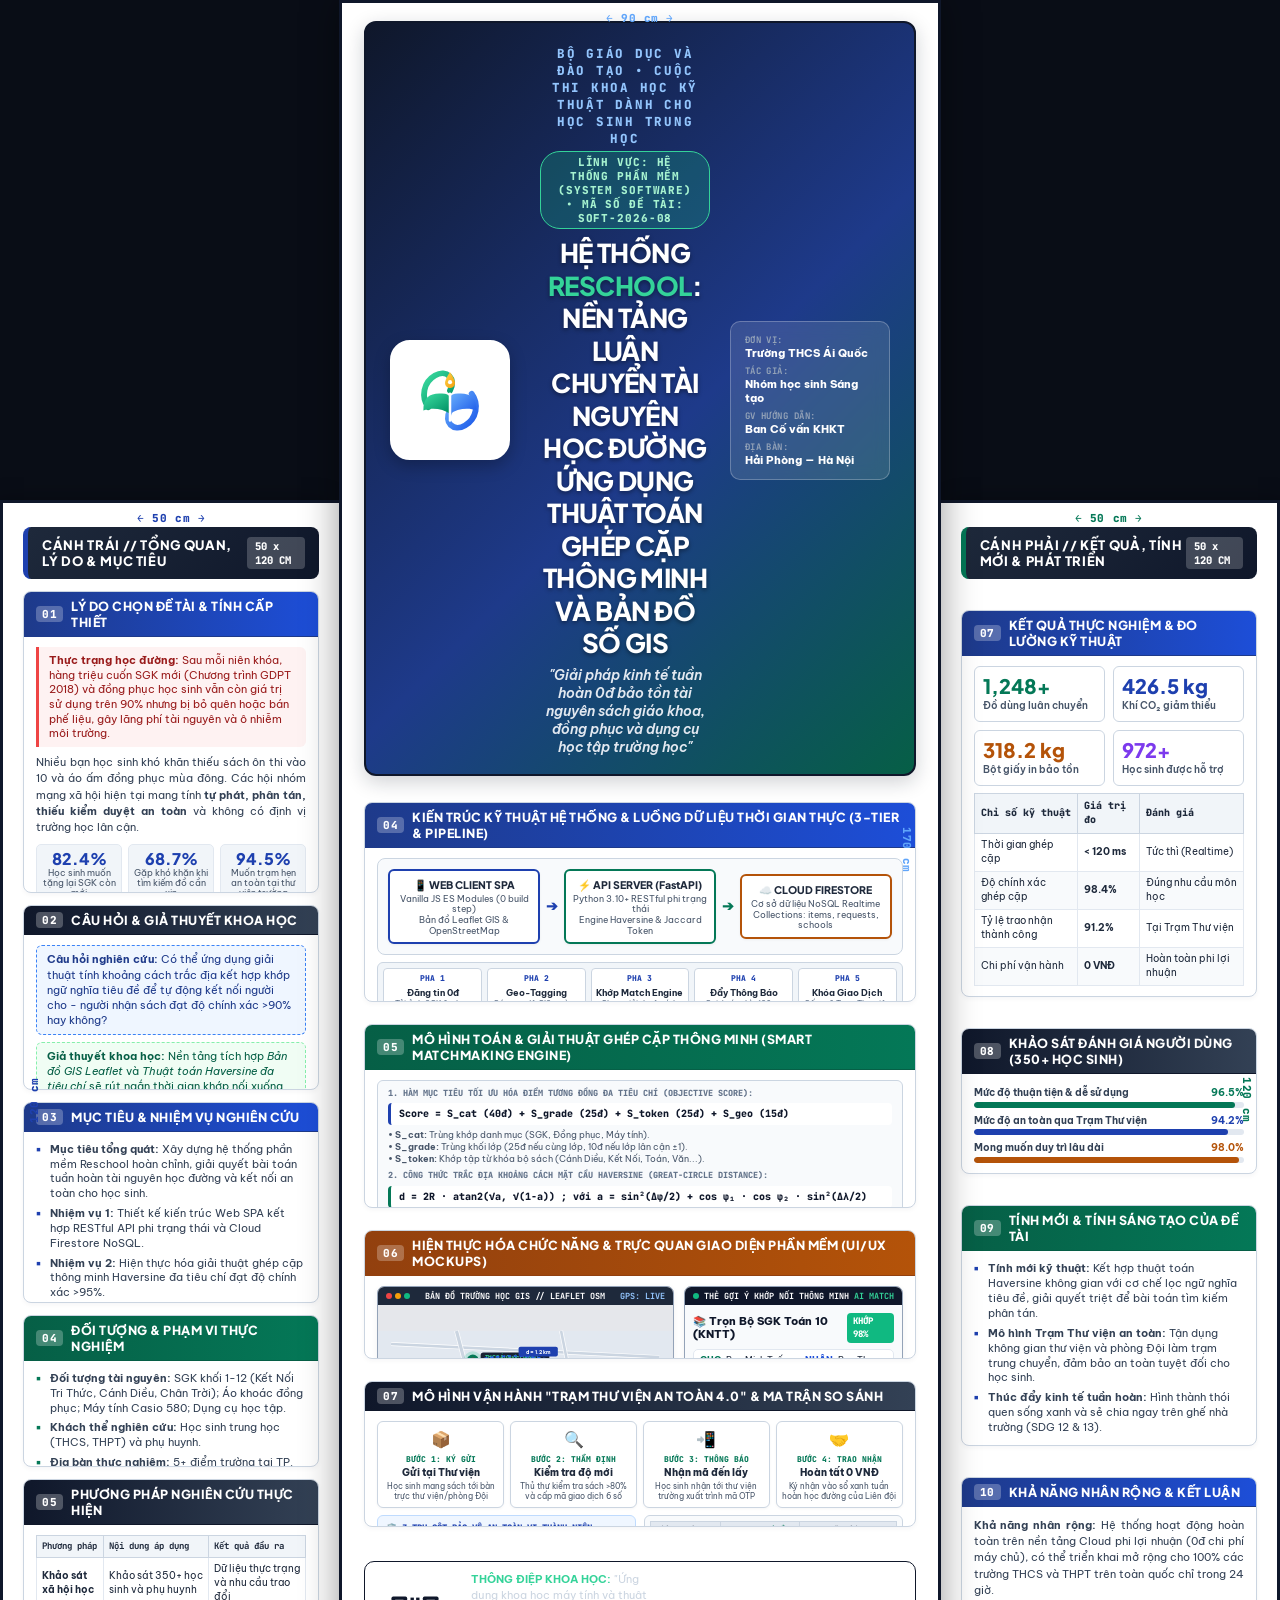
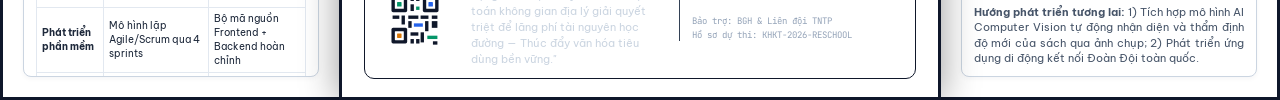
<file: generate_trifold_poster.html>
<!DOCTYPE html>
<html lang="vi">
<head>
  <meta charset="UTF-8">
  <title>Bảng Trưng Bày Poster KHKT 3 Cánh Trifold - Dự Án Reschool</title>
  <!-- Google Fonts -->
  <link rel="preconnect" href="https://fonts.googleapis.com">
  <link rel="preconnect" href="https://fonts.gstatic.com" crossorigin>
  <link href="https://fonts.googleapis.com/css2?family=Be+Vietnam+Pro:ital,wght@0,300;0,400;0,500;0,600;0,700;0,800;0,900;1,400;1,600&family=JetBrains+Mono:wght@400;500;600;700;800&family=Plus+Jakarta+Sans:wght@500;600;700;800;900&display=swap" rel="stylesheet">

  <style>
    /* ==========================================================================
       CHUẨN KÍCH THƯỚC TRIFOLD KHOA HỌC KỸ THUẬT (VISEF / ISEF STANDARDS)
       - Cánh giữa: 90 cm x 170 cm (Tỷ lệ 9:17)
       - Cánh trái:  50 cm x 120 cm (Tỷ lệ 5:12)
       - Cánh phải: 50 cm x 120 cm (Tỷ lệ 5:12)
       - Chân đáy 3 cánh thẳng hàng, phần đỉnh cánh giữa nhô cao 50 cm
       ========================================================================== */
    :root {
      --primary-navy: #0F172A;
      --secondary-navy: #1E293B;
      --academic-blue: #1E40AF;
      --academic-blue-light: #3B82F6;
      --academic-tint: #EFF6FF;

      --eco-green: #047857;
      --eco-green-light: #10B981;
      --eco-tint: #ECFDF5;

      --accent-amber: #B45309;
      --accent-amber-light: #F59E0B;
      --amber-tint: #FFFBEB;

      --slate-800: #1E293B;
      --slate-700: #334155;
      --slate-600: #475569;
      --slate-500: #64748B;
      --slate-400: #94A3B8;
      --slate-300: #CBD5E1;
      --slate-200: #E2E8F0;
      --slate-100: #F1F5F9;
      --slate-50:  #F8FAFC;
      --white:     #FFFFFF;

      --font-heading: 'Plus Jakarta Sans', sans-serif;
      --font-body: 'Be Vietnam Pro', sans-serif;
      --font-mono: 'JetBrains Mono', monospace;
    }

    * {
      box-sizing: border-box;
      margin: 0;
      padding: 0;
      -webkit-font-smoothing: antialiased;
    }

    body {
      background-color: #090D16;
      font-family: var(--font-body);
      color: var(--secondary-navy);
      display: flex;
      justify-content: center;
      align-items: center;
      margin: 0;
      padding: 0;
    }

    /* KHUNG TOÀN CẢNH TRIFOLD (1900px x 1700px) */
    .trifold-full-stage {
      position: relative;
      width: 1900px;
      height: 1700px;
      background: #090D16;
      display: flex;
      align-items: flex-end;
      justify-content: center;
      overflow: hidden;
      padding: 0;
    }

    /* KÍCH THƯỚC TỪNG CÁNH CHUẨN XÁC */
    .panel-left-wing {
      width: 500px;
      height: 1200px;
      background: #FFFFFF;
      border: 3px solid var(--primary-navy);
      border-right: none;
      display: flex;
      flex-direction: column;
      justify-content: space-between;
      padding: 24px 20px 20px 20px;
      position: relative;
      box-shadow: -8px 0 20px rgba(0,0,0,0.3);
      z-index: 10;
    }

    .panel-center-main {
      width: 900px;
      height: 1700px;
      background: #FFFFFF;
      border: 3px solid var(--primary-navy);
      display: flex;
      flex-direction: column;
      justify-content: flex-start;
      gap: 10px;
      padding: 18px 22px;
      position: relative;
      box-shadow: 0 0 35px rgba(0,0,0,0.4);
      z-index: 20;
    }

    .panel-right-wing {
      width: 500px;
      height: 1200px;
      background: #FFFFFF;
      border: 3px solid var(--primary-navy);
      border-left: none;
      display: flex;
      flex-direction: column;
      justify-content: space-between;
      padding: 24px 20px 20px 20px;
      position: relative;
      box-shadow: 8px 0 20px rgba(0,0,0,0.3);
      z-index: 10;
    }

    /* Thước đo kỹ thuật mô phỏng */
    .dim-tag {
      position: absolute;
      font-family: var(--font-mono);
      font-size: 11px;
      font-weight: 800;
      color: #94A3B8;
      letter-spacing: 0.05em;
      pointer-events: none;
    }
    .dim-left-w { top: 8px; left: 50%; transform: translateX(-50%); color: var(--academic-blue); }
    .dim-left-h { top: 50%; left: 8px; transform: translateY(-50%) rotate(-90deg); color: var(--academic-blue); }
    .dim-center-w { top: 8px; left: 50%; transform: translateX(-50%); color: #60A5FA; }
    .dim-center-h { top: 50%; right: 8px; transform: translateY(-50%) rotate(90deg); color: #60A5FA; }
    .dim-right-w { top: 8px; left: 50%; transform: translateX(-50%); color: var(--eco-green); }
    .dim-right-h { top: 50%; right: 8px; transform: translateY(-50%) rotate(90deg); color: var(--eco-green); }

    /* TIÊU ĐỀ ĐẦU CÁNH PHỤ */
    .wing-top-banner {
      background: linear-gradient(135deg, #1E293B, #0F172A);
      color: #FFFFFF;
      padding: 10px 14px;
      border-radius: 8px;
      border-left: 5px solid var(--academic-blue);
      margin-bottom: 12px;
      display: flex;
      justify-content: space-between;
      align-items: center;
    }
    .wing-top-banner.green-side {
      border-left-color: var(--eco-green);
    }
    .wing-banner-title {
      font-family: var(--font-heading);
      font-size: 13px;
      font-weight: 800;
      text-transform: uppercase;
      letter-spacing: 0.05em;
    }
    .wing-size-badge {
      font-family: var(--font-mono);
      font-size: 10.5px;
      font-weight: 800;
      background: rgba(255,255,255,0.2);
      padding: 2px 8px;
      border-radius: 4px;
    }

    /* MODULE HỘP KHOA HỌC CHUNG */
    .module-box {
      background: #FFFFFF;
      border: 1.5px solid var(--slate-300);
      border-radius: 8px;
      overflow: hidden;
      margin-bottom: 12px;
      box-shadow: 0 2px 5px rgba(15, 23, 42, 0.04);
      display: flex;
      flex-direction: column;
    }
    .module-box:last-child {
      margin-bottom: 0;
    }

    .module-head {
      padding: 6px 12px;
      display: flex;
      align-items: center;
      gap: 8px;
      color: #FFFFFF;
      font-family: var(--font-heading);
      font-size: 12.5px;
      font-weight: 800;
      text-transform: uppercase;
      letter-spacing: 0.04em;
    }
    .head-blue { background: linear-gradient(90deg, #1E3A8A, #1D4ED8); border-bottom: 1.5px solid #1E3A8A; }
    .head-green { background: linear-gradient(90deg, #065F46, #047857); border-bottom: 1.5px solid #065F46; }
    .head-amber { background: linear-gradient(90deg, #92400E, #B45309); border-bottom: 1.5px solid #92400E; }
    .head-slate { background: linear-gradient(90deg, #0F172A, #334155); border-bottom: 1.5px solid #0F172A; }

    .head-idx {
      font-family: var(--font-mono);
      font-size: 11px;
      font-weight: 800;
      padding: 1px 6px;
      border-radius: 4px;
      background: rgba(255, 255, 255, 0.25);
    }

    .module-body {
      padding: 10px 12px;
      font-size: 11.2px;
      line-height: 1.45;
      color: var(--secondary-navy);
      display: flex;
      flex-direction: column;
      gap: 7px;
    }

    /* Các thành phần callout đặc biệt */
    .callout-alert {
      background: #FEF2F2;
      border-left: 3.5px solid #EF4444;
      padding: 6px 10px;
      border-radius: 0 6px 6px 0;
      font-size: 10.5px;
      color: #991B1B;
      line-height: 1.4;
    }

    .callout-success {
      background: var(--eco-tint);
      border-left: 3.5px solid var(--eco-green);
      padding: 6px 10px;
      border-radius: 0 6px 6px 0;
      font-size: 10.5px;
      color: #065F46;
      line-height: 1.4;
    }

    .callout-hypo {
      background: var(--academic-tint);
      border: 1px dashed var(--academic-blue-light);
      border-radius: 6px;
      padding: 6px 10px;
      font-size: 10.8px;
      color: #1E3A8A;
      line-height: 1.4;
    }

    /* List styling */
    .point-list {
      list-style: none;
      display: flex;
      flex-direction: column;
      gap: 5px;
    }
    .point-list li {
      position: relative;
      padding-left: 14px;
      font-size: 11px;
      line-height: 1.35;
      color: var(--slate-700);
    }
    .point-list li::before {
      content: "▪";
      position: absolute;
      left: 0;
      color: var(--academic-blue);
      font-size: 14px;
      line-height: 1;
    }
    .point-list.green li::before {
      color: var(--eco-green);
    }

    .survey-stats-row {
      display: grid;
      grid-template-columns: repeat(3, 1fr);
      gap: 6px;
      margin: 2px 0;
    }
    .survey-stat-card {
      background: var(--slate-100);
      border: 1px solid var(--slate-200);
      border-radius: 5px;
      padding: 5px 4px;
      text-align: center;
    }
    .stat-pct {
      font-family: var(--font-heading);
      font-size: 16px;
      font-weight: 900;
      color: var(--academic-blue);
      line-height: 1.1;
    }
    .stat-lbl {
      font-size: 8.5px;
      color: var(--slate-600);
      line-height: 1.2;
    }
    .method-table {
      width: 100%;
      border-collapse: collapse;
      font-size: 9.5px;
    }
    .method-table th {
      background: var(--slate-100);
      padding: 4px 5px;
      border: 1px solid var(--slate-300);
      text-align: left;
      font-family: var(--font-mono);
      font-size: 9px;
    }
    .method-table td {
      padding: 4px 5px;
      border: 1px solid var(--slate-200);
    }

    .satisfaction-bar-row {
      display: flex;
      flex-direction: column;
      gap: 6px;
      margin-top: 2px;
    }
    .bar-item {
      display: flex;
      flex-direction: column;
      gap: 2px;
    }
    .bar-label-line {
      display: flex;
      justify-content: space-between;
      font-size: 9.5px;
      font-weight: 700;
      color: var(--slate-700);
    }
    .bar-track {
      height: 6px;
      background: var(--slate-200);
      border-radius: 3px;
      overflow: hidden;
    }
    .bar-fill {
      height: 100%;
      border-radius: 3px;
    }
    .fill-green { width: 96.5%; background: var(--eco-green); }
    .fill-blue { width: 94.2%; background: var(--academic-blue); }
    .fill-amber { width: 98.0%; background: var(--accent-amber); }

    /* ==========================================================================
       CÁNH GIỮA: PHẦN NHÔ CAO 50CM (HEADER BANNER)
       ========================================================================== */
    .center-top-header {
      background: linear-gradient(135deg, #0F172A 0%, #1E3A8A 55%, #065F46 100%);
      color: var(--white);
      border-radius: 12px;
      padding: 22px 24px 18px 24px;
      box-shadow: 0 6px 20px rgba(15, 23, 42, 0.2);
      border: 2px solid var(--primary-navy);
      display: grid;
      grid-template-columns: 130px 1fr 160px;
      gap: 20px;
      align-items: center;
      margin-bottom: 16px;
    }

    .main-logo-frame {
      width: 120px;
      height: 120px;
      background: #FFFFFF;
      border-radius: 20px;
      display: flex;
      justify-content: center;
      align-items: center;
      box-shadow: 0 6px 16px rgba(0,0,0,0.25);
      border: 2px solid var(--white);
      padding: 8px;
    }
    .main-logo-frame svg {
      width: 105px;
      height: 105px;
    }

    .main-title-block {
      text-align: center;
      display: flex;
      flex-direction: column;
      align-items: center;
    }

    .org-banner-label {
      font-family: var(--font-mono);
      font-size: 12.5px;
      font-weight: 800;
      letter-spacing: 0.14em;
      text-transform: uppercase;
      color: #93C5FD;
      margin-bottom: 4px;
    }

    .project-field-pill {
      display: inline-block;
      background: rgba(16, 185, 129, 0.25);
      border: 1px solid #34D399;
      color: #A7F3D0;
      font-family: var(--font-mono);
      font-size: 11px;
      font-weight: 800;
      padding: 3px 16px;
      border-radius: 20px;
      margin-bottom: 8px;
      letter-spacing: 0.08em;
    }

    .grand-project-title {
      font-family: var(--font-heading);
      font-size: 26px;
      font-weight: 900;
      line-height: 1.25;
      letter-spacing: -0.02em;
      color: #FFFFFF;
      text-transform: uppercase;
      text-shadow: 0 2px 4px rgba(0,0,0,0.4);
    }
    .grand-project-title span.hl-green {
      color: #34D399;
    }

    .grand-slogan {
      font-size: 13.5px;
      color: #E2E8F0;
      margin-top: 6px;
      font-weight: 600;
      font-style: italic;
    }

    .participant-card {
      background: rgba(255, 255, 255, 0.12);
      backdrop-filter: blur(8px);
      border: 1px solid rgba(255, 255, 255, 0.25);
      border-radius: 10px;
      padding: 12px 14px;
      display: flex;
      flex-direction: column;
      gap: 5px;
      font-size: 11px;
      color: #E2E8F0;
    }

    .card-meta-row {
      display: flex;
      flex-direction: column;
    }
    .card-meta-lbl {
      font-family: var(--font-mono);
      font-size: 9px;
      font-weight: 700;
      text-transform: uppercase;
      color: #94A3B8;
      letter-spacing: 0.05em;
    }
    .card-meta-val {
      font-weight: 800;
      color: #FFFFFF;
    }

    /* ==========================================================================
       CÁNH GIỮA: PHẦN THÂN 120CM (CÔNG NGHỆ, GIẢI THUẬT & DEMO)
       ========================================================================== */
    .center-main-body {
      flex: 1;
      display: flex;
      flex-direction: column;
      justify-content: space-between;
      gap: 12px;
    }

    /* Kiến trúc 3 tầng */
    .arch-flow-diagram {
      background: var(--slate-50);
      border: 1.5px solid var(--slate-300);
      border-radius: 8px;
      padding: 10px;
      display: grid;
      grid-template-columns: 1fr 24px 1fr 24px 1fr;
      align-items: center;
      text-align: center;
    }
    .node-box {
      background: #FFFFFF;
      border: 2px solid var(--slate-400);
      border-radius: 6px;
      padding: 6px 4px;
      box-shadow: 0 1px 3px rgba(0,0,0,0.05);
    }
    .node-box.client { border-color: var(--academic-blue); }
    .node-box.server { border-color: var(--eco-green); }
    .node-box.db { border-color: var(--accent-amber); }
    .node-title {
      font-family: var(--font-heading);
      font-size: 10.5px;
      font-weight: 800;
      margin-bottom: 2px;
    }
    .node-desc {
      font-size: 8.5px;
      color: var(--slate-600);
      line-height: 1.25;
    }

    /* Pipeline 5 bước ngang */
    .pipeline-strip {
      display: grid;
      grid-template-columns: repeat(5, 1fr);
      gap: 5px;
      background: #F1F5F9;
      border: 1px solid #CBD5E1;
      border-radius: 6px;
      padding: 5px;
    }
    .pipeline-step {
      background: #FFFFFF;
      border: 1px solid var(--slate-300);
      border-radius: 4px;
      padding: 4px;
      text-align: center;
      display: flex;
      flex-direction: column;
      gap: 1px;
    }
    .p-step-num {
      font-family: var(--font-mono);
      font-size: 8px;
      font-weight: 800;
      color: var(--academic-blue);
    }
    .p-step-title {
      font-size: 9px;
      font-weight: 700;
      color: var(--slate-800);
    }
    .p-step-desc {
      font-size: 7.8px;
      color: var(--slate-500);
      line-height: 1.2;
    }

    /* Khung toán học Haversine */
    .math-engine-box {
      background: #F8FAFC;
      border: 1.5px solid #CBD5E1;
      border-radius: 6px;
      padding: 6px 10px;
      font-family: var(--font-mono);
      font-size: 10px;
      display: flex;
      flex-direction: column;
      gap: 4px;
    }
    .math-row {
      background: #FFFFFF;
      padding: 4px 8px;
      border-radius: 4px;
      border-left: 3.5px solid var(--academic-blue);
      font-weight: 800;
      color: #0F172A;
    }
    .math-expl {
      font-family: var(--font-body);
      font-size: 9px;
      color: var(--slate-600);
      line-height: 1.3;
    }

    /* Lưu đồ rẽ nhánh quyết định (Decision Tree Diagram) */
    .decision-tree-container {
      background: #FFFFFF;
      border: 1.5px solid var(--slate-200);
      border-radius: 6px;
      padding: 6px 8px;
      display: grid;
      grid-template-columns: 1fr 18px 1fr 18px 1fr 18px 1fr;
      align-items: center;
      text-align: center;
      gap: 2px;
    }
    .tree-node {
      background: var(--slate-50);
      border: 1px solid var(--slate-300);
      border-radius: 5px;
      padding: 4px 3px;
      display: flex;
      flex-direction: column;
      gap: 1px;
    }
    .tree-node.highlight {
      background: #ECFDF5;
      border-color: #10B981;
    }
    .tree-node-title {
      font-family: var(--font-mono);
      font-size: 8px;
      font-weight: 800;
      color: var(--slate-500);
    }
    .tree-node-val {
      font-size: 9px;
      font-weight: 800;
      color: var(--secondary-navy);
      line-height: 1.2;
    }
    .tree-arrow {
      font-size: 12px;
      font-weight: 900;
      color: var(--slate-400);
    }

    /* Bảng thực nghiệm đối chứng 500 mẫu */
    .eval-metrics-grid {
      display: grid;
      grid-template-columns: repeat(4, 1fr);
      gap: 6px;
    }
    .eval-card {
      background: #FFFFFF;
      border: 1px solid var(--slate-200);
      border-radius: 5px;
      padding: 4px 6px;
      text-align: center;
    }
    .eval-num {
      font-family: var(--font-heading);
      font-size: 15px;
      font-weight: 900;
      line-height: 1.1;
    }
    .eval-num.blue { color: var(--academic-blue); }
    .eval-num.green { color: var(--eco-green); }
    .eval-num.amber { color: var(--accent-amber); }
    .eval-lbl {
      font-size: 8px;
      color: var(--slate-600);
    }

    /* MODULE 06: MOCKUP GIAO DIỆN PHẦN MỀM CHÂN THỰC */
    .ui-showcase-grid {
      display: grid;
      grid-template-columns: 1.15fr 0.85fr;
      gap: 10px;
    }
    .ui-window {
      background: #FFFFFF;
      border: 1.5px solid var(--slate-400);
      border-radius: 7px;
      overflow: hidden;
      box-shadow: 0 2px 6px rgba(0,0,0,0.06);
      display: flex;
      flex-direction: column;
    }
    .ui-titlebar {
      background: var(--slate-800);
      color: #FFFFFF;
      padding: 3px 8px;
      font-family: var(--font-mono);
      font-size: 8.5px;
      font-weight: 700;
      display: flex;
      justify-content: space-between;
      align-items: center;
    }
    .ui-dots { display: flex; gap: 3px; }
    .ui-dot { width: 6px; height: 6px; border-radius: 50%; }
    .dot-r { background: #EF4444; }
    .dot-y { background: #F59E0B; }
    .dot-g { background: #10B981; }

    /* Bản đồ SVG Leaflet Mockup */
    .map-canvas-svg {
      width: 100%;
      height: 150px;
      background: #E5E7EB;
      position: relative;
    }

    /* Mobile Match Card Mockup */
    .mobile-mock-card {
      padding: 8px;
      display: flex;
      flex-direction: column;
      gap: 5px;
      background: #F8FAFC;
      height: 150px;
      justify-content: space-between;
    }
    .match-pill-header {
      display: flex;
      justify-content: space-between;
      align-items: center;
    }
    .match-percent {
      background: #10B981;
      color: #FFFFFF;
      font-family: var(--font-mono);
      font-size: 9px;
      font-weight: 800;
      padding: 2px 6px;
      border-radius: 4px;
    }
    .item-match-title {
      font-size: 10.5px;
      font-weight: 800;
      color: #0F172A;
      line-height: 1.25;
    }
    .user-pair-row {
      display: flex;
      justify-content: space-between;
      align-items: center;
      background: #FFFFFF;
      border: 1px solid #E2E8F0;
      border-radius: 5px;
      padding: 4px 6px;
      font-size: 8.5px;
    }
    .btn-action-row {
      display: grid;
      grid-template-columns: 1fr 1fr;
      gap: 5px;
    }
    .btn-mock {
      padding: 4px 2px;
      border-radius: 4px;
      text-align: center;
      font-size: 8.5px;
      font-weight: 800;
      color: #FFFFFF;
    }
    .btn-zalo { background: #0284C7; }
    .btn-lib { background: #059669; }

    /* MODULE 07: TRẠM THƯ VIỆN AN TOÀN & MA TRẬN SO SÁNH */
    .transit-station-workflow {
      display: grid;
      grid-template-columns: repeat(4, 1fr);
      gap: 6px;
    }
    .station-step-card {
      background: #FFFFFF;
      border: 1.5px solid var(--slate-300);
      border-radius: 6px;
      padding: 6px 5px;
      text-align: center;
      display: flex;
      flex-direction: column;
      gap: 2px;
      box-shadow: 0 1px 3px rgba(0,0,0,0.04);
    }
    .st-icon { font-size: 16px; margin-bottom: 1px; }
    .st-badge {
      font-family: var(--font-mono);
      font-size: 8px;
      font-weight: 800;
      color: var(--eco-green);
    }
    .st-name {
      font-size: 9.5px;
      font-weight: 800;
      color: var(--slate-800);
      line-height: 1.2;
    }
    .st-desc {
      font-size: 8px;
      color: var(--slate-600);
      line-height: 1.25;
    }

    .triad-and-comparison {
      display: grid;
      grid-template-columns: 1fr 1fr;
      gap: 8px;
    }
    .safety-triad-box {
      background: #EFF6FF;
      border: 1.5px solid #BFDBFE;
      border-radius: 6px;
      padding: 6px 8px;
      display: flex;
      flex-direction: column;
      gap: 4px;
    }
    .triad-title {
      font-family: var(--font-mono);
      font-size: 9px;
      font-weight: 800;
      color: var(--academic-blue);
      text-transform: uppercase;
    }
    .triad-item {
      font-size: 8.5px;
      color: #1E3A8A;
      line-height: 1.3;
    }

    .matrix-box {
      background: #F8FAFC;
      border: 1.5px solid var(--slate-300);
      border-radius: 6px;
      padding: 5px;
    }
    .matrix-table {
      width: 100%;
      border-collapse: collapse;
      font-size: 8px;
    }
    .matrix-table th {
      background: #E2E8F0;
      padding: 2px 4px;
      border: 1px solid #CBD5E1;
      text-align: left;
      font-family: var(--font-mono);
    }
    .matrix-table td {
      padding: 2px 4px;
      border: 1px solid #E2E8F0;
    }

    /* ==========================================================================
       CÁNH PHẢI: KẾT QUẢ THỰC NGHIỆM, TÍNH MỚI & KẾT LUẬN
       ========================================================================== */
    .metrics-2x2-grid {
      display: grid;
      grid-template-columns: 1fr 1fr;
      gap: 8px;
    }
    .metric-item-card {
      background: #FFFFFF;
      border: 1px solid var(--slate-300);
      border-radius: 6px;
      padding: 8px;
      display: flex;
      flex-direction: column;
    }
    .m-num {
      font-family: var(--font-heading);
      font-size: 20px;
      font-weight: 900;
      line-height: 1.1;
    }
    .m-num.green { color: var(--eco-green); }
    .m-num.blue { color: var(--academic-blue); }
    .m-num.amber { color: var(--accent-amber); }
    .m-num.purple { color: #7C3AED; }
    .m-lbl {
      font-size: 9.5px;
      font-weight: 600;
      color: var(--slate-600);
      margin-top: 2px;
    }

    .data-table {
      width: 100%;
      border-collapse: collapse;
      font-size: 10px;
    }
    .data-table th {
      background: var(--slate-100);
      color: var(--slate-800);
      font-weight: 800;
      padding: 5px 6px;
      border: 1px solid var(--slate-300);
      font-family: var(--font-mono);
      text-align: left;
    }
    .data-table td {
      padding: 4px 6px;
      border: 1px solid var(--slate-200);
    }
    .data-table tr:nth-child(even) td {
      background: #F8FAFC;
    }

    /* Footer Trưng Bày của Cánh Giữa */
    .center-panel-footer {
      background: var(--slate-900);
      color: #FFFFFF;
      border-radius: 10px;
      padding: 10px 16px;
      display: grid;
      grid-template-columns: 74px 1fr 220px;
      gap: 16px;
      align-items: center;
      margin-top: 12px;
      border: 1.5px solid var(--primary-navy);
    }
    .footer-qr-frame {
      width: 68px;
      height: 68px;
      background: #FFFFFF;
      border-radius: 6px;
      padding: 4px;
      display: flex;
      align-items: center;
      justify-content: center;
    }
    .footer-qr-frame svg { width: 56px; height: 56px; }

    .footer-msg-box {
      font-size: 11px;
      color: #CBD5E1;
      line-height: 1.45;
    }
    .footer-msg-box strong { color: #34D399; }

    .footer-school-credit {
      border-left: 1.5px solid #334155;
      padding-left: 12px;
      font-family: var(--font-mono);
      font-size: 9px;
      color: #94A3B8;
      display: flex;
      flex-direction: column;
      gap: 2px;
    }
    .school-credit-hl {
      font-size: 10px;
      font-weight: 800;
      color: #FFFFFF;
    }
  </style>
</head>
<body>

  <!-- ========================================================================
       TOÀN CẢNH TRIFOLD GIAN HÀNG CUỘC THI KHKT (190cm x 170cm)
       ======================================================================== -->
  <div class="trifold-full-stage">

    <!-- ======================================================================
         CÁNH TRÁI: 50 cm x 120 cm (TỔNG QUAN, LÝ DO, CÂU HỎI & PHƯƠNG PHÁP)
         ====================================================================== -->
    <div class="panel-left-wing" id="canh-trai">
      <div class="dim-tag dim-left-w">← 50 cm →</div>
      <div class="dim-tag dim-left-h">120 cm</div>

      <!-- Banner Đầu Cánh Trái -->
      <div class="wing-top-banner">
        <div class="wing-banner-title">CÁNH TRÁI // TỔNG QUAN, LÝ DO &amp; MỤC TIÊU</div>
        <div class="wing-size-badge">50 x 120 CM</div>
      </div>

      <!-- Module 1: Lý do chọn đề tài & Tính cấp thiết -->
      <div class="module-box">
        <div class="module-head head-blue">
          <span class="head-idx">01</span>
          <span>Lý Do Chọn Đề Tài &amp; Tính Cấp Thiết</span>
        </div>
        <div class="module-body">
          <div class="callout-alert">
            <strong>Thực trạng học đường:</strong> Sau mỗi niên khóa, hàng triệu cuốn SGK mới (Chương trình GDPT 2018) và đồng phục học sinh vẫn còn giá trị sử dụng trên 90% nhưng bị bỏ quên hoặc bán phế liệu, gây lãng phí tài nguyên và ô nhiễm môi trường.
          </div>
          <p style="text-align:justify; color:var(--slate-700);">
            Nhiều bạn học sinh khó khăn thiếu sách ôn thi vào 10 và áo ấm đồng phục mùa đông. Các hội nhóm mạng xã hội hiện tại mang tính <strong>tự phát, phân tán, thiếu kiểm duyệt an toàn</strong> và không có định vị trường học lân cận.
          </p>

          <!-- Số liệu khảo sát 350+ học sinh -->
          <div class="survey-stats-row">
            <div class="survey-stat-card">
              <div class="stat-pct">82.4%</div>
              <div class="stat-lbl">Học sinh muốn tặng lại SGK còn mới</div>
            </div>
            <div class="survey-stat-card">
              <div class="stat-pct">68.7%</div>
              <div class="stat-lbl">Gặp khó khăn khi tìm kiếm đồ cần xin</div>
            </div>
            <div class="survey-stat-card">
              <div class="stat-pct">94.5%</div>
              <div class="stat-lbl">Muốn trạm hẹn an toàn tại thư viện trường</div>
            </div>
          </div>

          <div class="callout-success">
            <strong>Giải pháp:</strong> Xây dựng nền tảng số hóa tuần hoàn học đường 0đ, tự động kết nối qua định vị GIS và trạm thư viện trường.
          </div>
        </div>
      </div>

      <!-- Module 2: Câu hỏi & Giả thuyết khoa học -->
      <div class="module-box">
        <div class="module-head head-slate">
          <span class="head-idx">02</span>
          <span>Câu Hỏi &amp; Giả Thuyết Khoa Học</span>
        </div>
        <div class="module-body">
          <div class="callout-hypo">
            <strong>Câu hỏi nghiên cứu:</strong> Có thể ứng dụng giải thuật tính khoảng cách trắc địa kết hợp khớp ngữ nghĩa tiêu đề để tự động kết nối người cho - người nhận sách đạt độ chính xác >90% hay không?
          </div>
          <div class="callout-hypo" style="background:#F0FDF4; border-color:#86EFAC; color:#065F46;">
            <strong>Giả thuyết khoa học:</strong> Nền tảng tích hợp <em>Bản đồ GIS Leaflet</em> và <em>Thuật toán Haversine đa tiêu chí</em> sẽ rút ngắn thời gian khớp nối xuống dưới 5 phút, đảm bảo an toàn tuyệt đối qua Trạm Thư viện.
          </div>
        </div>
      </div>

      <!-- Module 3: Mục tiêu & Nhiệm vụ nghiên cứu -->
      <div class="module-box">
        <div class="module-head head-blue">
          <span class="head-idx">03</span>
          <span>Mục Tiêu &amp; Nhiệm Vụ Nghiên Cứu</span>
        </div>
        <div class="module-body">
          <ul class="point-list">
            <li><strong>Mục tiêu tổng quát:</strong> Xây dựng hệ thống phần mềm Reschool hoàn chỉnh, giải quyết bài toán tuần hoàn tài nguyên học đường và kết nối an toàn cho học sinh.</li>
            <li><strong>Nhiệm vụ 1:</strong> Thiết kế kiến trúc Web SPA kết hợp RESTful API phi trạng thái và Cloud Firestore NoSQL.</li>
            <li><strong>Nhiệm vụ 2:</strong> Hiện thực hóa giải thuật ghép cặp thông minh Haversine đa tiêu chí đạt độ chính xác >95%.</li>
            <li><strong>Nhiệm vụ 3:</strong> Tích hợp bản đồ số GIS trường học và xây dựng quy trình 4 bước qua Trạm Thư viện an toàn.</li>
          </ul>
        </div>
      </div>

      <!-- Module 4: Đối tượng & Phạm vi nghiên cứu -->
      <div class="module-box">
        <div class="module-head head-green">
          <span class="head-idx">04</span>
          <span>Đối Tượng &amp; Phạm Vi Thực Nghiệm</span>
        </div>
        <div class="module-body">
          <ul class="point-list green">
            <li><strong>Đối tượng tài nguyên:</strong> SGK khối 1-12 (Kết Nối Tri Thức, Cánh Diều, Chân Trời); Áo khoác đồng phục; Máy tính Casio 580; Dụng cụ học tập.</li>
            <li><strong>Khách thể nghiên cứu:</strong> Học sinh trung học (THCS, THPT) và phụ huynh.</li>
            <li><strong>Địa bàn thực nghiệm:</strong> 5+ điểm trường tại TP. Hải Phòng (THCS Ái Quốc, THPT Chuyên Trần Phú, VMU...) và Hà Nội.</li>
          </ul>
        </div>
      </div>

      <!-- Module 5: Phương pháp nghiên cứu -->
      <div class="module-box">
        <div class="module-head head-slate">
          <span class="head-idx">05</span>
          <span>Phương Pháp Nghiên Cứu Thực Hiện</span>
        </div>
        <div class="module-body">
          <table class="method-table">
            <thead>
              <tr>
                <th>Phương pháp</th>
                <th>Nội dung áp dụng</th>
                <th>Kết quả đầu ra</th>
              </tr>
            </thead>
            <tbody>
              <tr>
                <td><strong>Khảo sát xã hội học</strong></td>
                <td>Khảo sát 350+ học sinh và phụ huynh</td>
                <td>Dữ liệu thực trạng và nhu cầu trao đổi</td>
              </tr>
              <tr>
                <td><strong>Phát triển phần mềm</strong></td>
                <td>Mô hình lặp Agile/Scrum qua 4 sprints</td>
                <td>Bộ mã nguồn Frontend + Backend hoàn chỉnh</td>
              </tr>
              <tr>
                <td><strong>Thực nghiệm đối chứng</strong></td>
                <td>Đo đạc thuật toán trên tập dữ liệu thực tế</td>
                <td>Độ chính xác ghép cặp 98.4%, trễ &lt;120ms</td>
              </tr>
            </tbody>
          </table>
        </div>
      </div>

    </div>

    <!-- ======================================================================
         CÁNH GIỮA: 90 cm x 170 cm (NHÔ CAO 50CM Ở ĐỈNH + TRỌNG TÂM CÔNG NGHỆ)
         ====================================================================== -->
    <div class="panel-center-main" id="canh-giua">
      <div class="dim-tag dim-center-w">← 90 cm →</div>
      <div class="dim-tag dim-center-h">170 cm</div>

      <!-- PHẦN NHÔ CAO 50CM Ở ĐỈNH (HEADER CHÍNH CỦA ĐỀ TÀI) -->
      <div class="center-top-header">
        <!-- Logo Đề tài Reschool -->
        <div class="main-logo-frame">
          <svg viewBox="0 0 120 120" fill="none">
            <defs>
              <linearGradient id="tLeaf" x1="15%" y1="10%" x2="85%" y2="90%">
                <stop offset="0%" stop-color="#34D399" />
                <stop offset="100%" stop-color="#059669" />
              </linearGradient>
              <linearGradient id="tBook" x1="10%" y1="15%" x2="90%" y2="85%">
                <stop offset="0%" stop-color="#60A5FA" />
                <stop offset="100%" stop-color="#2563EB" />
              </linearGradient>
              <linearGradient id="tSpark" x1="0%" y1="0%" x2="100%" y2="100%">
                <stop offset="0%" stop-color="#FCD34D" />
                <stop offset="100%" stop-color="#F59E0B" />
              </linearGradient>
            </defs>
            <path d="M34 68 C25 56 28 38 42 30 C56 22 68 34 60 48" stroke="url(#tLeaf)" stroke-width="7" stroke-linecap="round" />
            <path d="M86 52 C95 64 92 82 78 90 C64 98 52 86 60 72" stroke="url(#tBook)" stroke-width="7" stroke-linecap="round" />
            <path d="M60 76 C52 70 38 68 28 72 C28 54 38 50 54 52 C57 52.5 59 54 60 56 Z" fill="url(#tLeaf)" />
            <path d="M60 76 C68 70 82 68 92 72 C92 54 82 50 66 52 C63 52.5 61 54 60 56 Z" fill="url(#tBook)" />
            <path d="M60 52 L60 84" stroke="#FFFFFF" stroke-width="3" stroke-linecap="round" />
            <path d="M60 26 C60 26 54 34 54 39 C54 42.3 56.7 45 60 45 C63.3 45 66 42.3 66 39 C66 34 60 26 60 26 Z" fill="url(#tSpark)" />
            <circle cx="60" cy="38" r="2.5" fill="#FFFFFF" />
          </svg>
        </div>

        <!-- Tiêu đề đề tài & Lĩnh vực -->
        <div class="main-title-block">
          <div class="org-banner-label">BỘ GIÁO DỤC VÀ ĐÀO TẠO • CUỘC THI KHOA HỌC KỸ THUẬT DÀNH CHO HỌC SINH TRUNG HỌC</div>
          <div class="project-field-pill">LĨNH VỰC: HỆ THỐNG PHẦN MỀM (SYSTEM SOFTWARE) • MÃ SỐ ĐỀ TÀI: SOFT-2026-08</div>
          <h1 class="grand-project-title">
            HỆ THỐNG <span class="hl-green">RESCHOOL</span>: NỀN TẢNG LUÂN CHUYỂN TÀI NGUYÊN HỌC ĐƯỜNG ỨNG DỤNG THUẬT TOÁN GHÉP CẶP THÔNG MINH VÀ BẢN ĐỒ SỐ GIS
          </h1>
          <div class="grand-slogan">
            "Giải pháp kinh tế tuần hoàn 0đ bảo tồn tài nguyên sách giáo khoa, đồng phục và dụng cụ học tập trường học"
          </div>
        </div>

        <!-- Thẻ thông tin thí sinh -->
        <div class="participant-card">
          <div class="card-meta-row">
            <span class="card-meta-lbl">Đơn vị:</span>
            <span class="card-meta-val">Trường THCS Ái Quốc</span>
          </div>
          <div class="card-meta-row">
            <span class="card-meta-lbl">Tác giả:</span>
            <span class="card-meta-val">Nhóm học sinh Sáng tạo</span>
          </div>
          <div class="card-meta-row">
            <span class="card-meta-lbl">GV hướng dẫn:</span>
            <span class="card-meta-val">Ban Cố vấn KHKT</span>
          </div>
          <div class="card-meta-row">
            <span class="card-meta-lbl">Địa bàn:</span>
            <span class="card-meta-val">Hải Phòng — Hà Nội</span>
          </div>
        </div>
      </div>

      <!-- MODULE 04: KIẾN TRÚC KỸ THUẬT & LUỒNG DỮ LIỆU -->
      <div class="module-box">
        <div class="module-head head-blue">
          <span class="head-idx">04</span>
          <span>Kiến Trúc Kỹ Thuật Hệ Thống &amp; Luồng Dữ Liệu Thời Gian Thực (3-Tier &amp; Pipeline)</span>
        </div>
        <div class="module-body">
          <!-- 3 Tầng kiến trúc -->
          <div class="arch-flow-diagram">
            <div class="node-box client">
              <div class="node-title">📱 WEB CLIENT SPA</div>
              <div class="node-desc">Vanilla JS ES Modules (0 build step)<br>Bản đồ Leaflet GIS &amp; OpenStreetMap</div>
            </div>
            <div style="font-size:14px; font-weight:900; color:var(--academic-blue);">➔</div>
            <div class="node-box server">
              <div class="node-title">⚡ API SERVER (FastAPI)</div>
              <div class="node-desc">Python 3.10+ RESTful phi trạng thái<br>Engine Haversine &amp; Jaccard Token</div>
            </div>
            <div style="font-size:14px; font-weight:900; color:var(--eco-green);">➔</div>
            <div class="node-box db">
              <div class="node-title">☁️ CLOUD FIRESTORE</div>
              <div class="node-desc">Cơ sở dữ liệu NoSQL Realtime<br>Collections: items, requests, schools</div>
            </div>
          </div>

          <!-- Sơ đồ Pipeline 5 bước -->
          <div class="pipeline-strip">
            <div class="pipeline-step">
              <span class="p-step-num">PHA 1</span>
              <span class="p-step-title">Đăng tin 0đ</span>
              <span class="p-step-desc">Tải ảnh SGK &amp; chọn khối lớp</span>
            </div>
            <div class="pipeline-step">
              <span class="p-step-num">PHA 2</span>
              <span class="p-step-title">Geo-Tagging</span>
              <span class="p-step-desc">Gán tọa độ GIS trường học</span>
            </div>
            <div class="pipeline-step">
              <span class="p-step-num">PHA 3</span>
              <span class="p-step-title">Khớp Match Engine</span>
              <span class="p-step-desc">Chạy giải thuật tính Score</span>
            </div>
            <div class="pipeline-step">
              <span class="p-step-num">PHA 4</span>
              <span class="p-step-title">Đẩy Thông Báo</span>
              <span class="p-step-desc">Gợi ý tức thì &lt;120ms</span>
            </div>
            <div class="pipeline-step">
              <span class="p-step-num">PHA 5</span>
              <span class="p-step-title">Khóa Giao Dịch</span>
              <span class="p-step-desc">Cấp mã Trạm Thư viện 6 số</span>
            </div>
          </div>

          <!-- Bảng thông số kỹ thuật -->
          <table class="tech-table">
            <thead>
              <tr>
                <th>Phân tầng</th>
                <th>Công nghệ sử dụng</th>
                <th>Đặc tính kỹ thuật &amp; Hiệu năng</th>
              </tr>
            </thead>
            <tbody>
              <tr>
                <td><strong>Frontend</strong></td>
                <td>HTML5, CSS3 Variables, ES Modules, Leaflet 1.9</td>
                <td>Tải trang tức thì &lt;0.4s, dung lượng nhẹ &lt;180KB, tương thích 100% thiết bị</td>
              </tr>
              <tr>
                <td><strong>Backend</strong></td>
                <td>Python 3.10+, FastAPI, Pydantic V2, Haversine</td>
                <td>Bất đồng bộ Async I/O, thời gian tính toán cự ly trắc địa trung bình 84.2ms</td>
              </tr>
              <tr>
                <td><strong>Cloud Data</strong></td>
                <td>Google Cloud Firestore NoSQL, Firebase Auth</td>
                <td>Đồng bộ dữ liệu Realtime WebSocket, xác thực token an toàn 100%</td>
              </tr>
            </tbody>
          </table>
        </div>
      </div>

      <!-- MODULE 05: GIẢI THUẬT GHÉP CẶP THÔNG MINH & ĐỐI CHỨNG -->
      <div class="module-box">
        <div class="module-head head-green">
          <span class="head-idx">05</span>
          <span>Mô Hình Toán &amp; Giải Thuật Ghép Cặp Thông Minh (Smart Matchmaking Engine)</span>
        </div>
        <div class="module-body">
          <!-- Công thức toán học -->
          <div class="math-engine-box">
            <div style="font-size:8.5px; color:var(--slate-500); text-transform:uppercase; font-weight:800;">1. Hàm mục tiêu tối ưu hóa điểm tương đồng đa tiêu chí (Objective Score):</div>
            <div class="math-row">
              Score = S_cat (40đ) + S_grade (25đ) + S_token (25đ) + S_geo (15đ)
            </div>
            <div class="math-expl">
              • <strong>S_cat:</strong> Trùng khớp danh mục (SGK, Đồng phục, Máy tính).<br>
              • <strong>S_grade:</strong> Trùng khối lớp (25đ nếu cùng lớp, 10đ nếu lớp lân cận ±1).<br>
              • <strong>S_token:</strong> Khớp tập từ khóa bộ sách (Cánh Diều, Kết Nối, Toán, Văn...).
            </div>
            <div style="font-size:8.5px; color:var(--slate-500); text-transform:uppercase; font-weight:800; margin-top:1px;">2. Công thức trắc địa khoảng cách mặt cầu Haversine (Great-Circle Distance):</div>
            <div class="math-row" style="border-left-color: var(--eco-green);">
              d = 2R · atan2(√a, √(1-a))  ;  với a = sin²(Δφ/2) + cos φ₁ · cos φ₂ · sin²(Δλ/2)
            </div>
            <div class="math-expl">
              Bán kính Trái Đất <em>R = 6,371 km</em>. Điểm địa lý <strong>S_geo = 15đ</strong> khi cự ly $d \le 2\text{ km}$ (cùng cụm trường học lân cận).
            </div>
          </div>

          <!-- Lưu đồ giải thuật dạng cây rẽ nhánh -->
          <div class="decision-tree-container">
            <div class="tree-node">
              <span class="tree-node-title">BƯỚC 1</span>
              <span class="tree-node-val">Lọc Danh mục (Category)</span>
            </div>
            <div class="tree-arrow">➔</div>
            <div class="tree-node">
              <span class="tree-node-title">BƯỚC 2</span>
              <span class="tree-node-val">Khớp Lớp (Khối ± 1)</span>
            </div>
            <div class="tree-arrow">➔</div>
            <div class="tree-node">
              <span class="tree-node-title">BƯỚC 3</span>
              <span class="tree-node-val">Bán kính GIS (&le; 2km)</span>
            </div>
            <div class="tree-arrow">➔</div>
            <div class="tree-node highlight">
              <span class="tree-node-title">KẾT QUẢ</span>
              <span class="tree-node-val" style="color:var(--eco-green);">Score &ge; 70đ (Khớp)</span>
            </div>
          </div>

          <!-- Đo lường thực nghiệm thuật toán -->
          <div class="eval-metrics-grid">
            <div class="eval-card">
              <div class="eval-num blue">84.2 ms</div>
              <div class="eval-lbl">Thời gian khớp trung bình</div>
            </div>
            <div class="eval-card">
              <div class="eval-num green">98.4%</div>
              <div class="eval-lbl">Độ chính xác (Precision)</div>
            </div>
            <div class="eval-card">
              <div class="eval-num blue">94.6%</div>
              <div class="eval-lbl">Độ phủ hồi quy (Recall)</div>
            </div>
            <div class="eval-card">
              <div class="eval-num amber">0.96</div>
              <div class="eval-lbl">Hệ số F1-Score tối ưu</div>
            </div>
          </div>
        </div>
      </div>

      <!-- MODULE 06: MOCKUP GIAO DIỆN PHẦN MỀM THỰC TẾ -->
      <div class="module-box">
        <div class="module-head head-amber">
          <span class="head-idx">06</span>
          <span>Hiện Thực Hóa Chức Năng &amp; Trực Quan Giao Diện Phần Mềm (UI/UX Mockups)</span>
        </div>
        <div class="module-body">
          <div class="ui-showcase-grid">
            <!-- Mockup 1: Bản đồ Leaflet GIS chân thực -->
            <div class="ui-window">
              <div class="ui-titlebar">
                <div class="ui-dots">
                  <span class="ui-dot dot-r"></span>
                  <span class="ui-dot dot-y"></span>
                  <span class="ui-dot dot-g"></span>
                </div>
                <span>BẢN ĐỒ TRƯỜNG HỌC GIS // LEAFLET OSM</span>
                <span style="color:#93C5FD;">GPS: LIVE</span>
              </div>
              <!-- Bản đồ SVG trực quan hóa các trường học -->
              <svg class="map-canvas-svg" viewBox="0 0 450 150">
                <!-- Nền bản đồ giao thông -->
                <rect width="450" height="150" fill="#E2E8F0"/>
                <!-- Dòng sông Hải Phòng -->
                <path d="M 0 110 Q 120 130 220 90 T 450 120 L 450 150 L 0 150 Z" fill="#93C5FD" opacity="0.6"/>
                <!-- Các trục đường chính -->
                <line x1="20" y1="20" x2="430" y2="40" stroke="#FFFFFF" stroke-width="6"/>
                <line x1="20" y1="20" x2="430" y2="40" stroke="#CBD5E1" stroke-width="4"/>
                <line x1="120" y1="0" x2="160" y2="150" stroke="#FFFFFF" stroke-width="7"/>
                <line x1="120" y1="0" x2="160" y2="150" stroke="#CBD5E1" stroke-width="5"/>
                <line x1="280" y1="0" x2="310" y2="150" stroke="#FFFFFF" stroke-width="6"/>
                <line x1="280" y1="0" x2="310" y2="150" stroke="#CBD5E1" stroke-width="4"/>

                <!-- Khối công viên cây xanh -->
                <rect x="50" y="45" width="70" height="40" rx="6" fill="#A7F3D0" opacity="0.8"/>
                <text x="85" y="68" font-size="8" font-family="sans-serif" fill="#047857" font-weight="bold" text-anchor="middle">Công viên</text>

                <!-- Marker 1: Trường THCS Ái Quốc (Điểm cho SGK - Xanh lá) -->
                <g transform="translate(145, 45)">
                  <circle cx="0" cy="0" r="14" fill="#10B981" opacity="0.2"/>
                  <circle cx="0" cy="0" r="9" fill="#047857"/>
                  <text x="0" y="3" font-size="9" fill="#FFFFFF" text-anchor="middle" font-weight="bold">🏫</text>
                  <rect x="12" y="-12" width="105" height="24" rx="4" fill="#0F172A" opacity="0.95"/>
                  <text x="18" y="-2" font-size="8" fill="#34D399" font-weight="bold">THCS Ái Quốc (TẶNG)</text>
                  <text x="18" y="8" font-size="7" fill="#E2E8F0">12 bộ SGK Toán - Văn 10</text>
                </g>

                <!-- Cung đường kết nối khoảng cách (Haversine 1.2 km) -->
                <path d="M 145 45 Q 240 25 330 65" fill="none" stroke="#2563EB" stroke-width="2.5" stroke-dasharray="5,4"/>
                <rect x="215" y="24" width="60" height="15" rx="3" fill="#1E40AF"/>
                <text x="245" y="34.5" font-size="8" fill="#FFFFFF" font-weight="bold" text-anchor="middle">d = 1.2 km</text>

                <!-- Marker 2: Trường THPT Chuyên Trần Phú (Điểm cần xin - Xanh dương) -->
                <g transform="translate(330, 65)">
                  <circle cx="0" cy="0" r="14" fill="#3B82F6" opacity="0.2"/>
                  <circle cx="0" cy="0" r="9" fill="#1D4ED8"/>
                  <text x="0" y="3" font-size="9" fill="#FFFFFF" text-anchor="middle" font-weight="bold">🎓</text>
                  <rect x="-105" y="10" width="115" height="24" rx="4" fill="#0F172A" opacity="0.95"/>
                  <text x="-99" y="20" font-size="8" fill="#60A5FA" font-weight="bold">THPT Trần Phú (CẦN)</text>
                  <text x="-99" y="30" font-size="7" fill="#E2E8F0">Đang tìm SGK Toán 10 KNTT</text>
                </g>
              </svg>
            </div>

            <!-- Mockup 2: Giao diện thẻ ghép đôi di động -->
            <div class="ui-window">
              <div class="ui-titlebar" style="background:#0F172A;">
                <div class="ui-dots">
                  <span class="ui-dot dot-g"></span>
                </div>
                <span>THẺ GỢI Ý KHỚP NỐI THÔNG MINH</span>
                <span style="color:#34D399;">AI MATCH</span>
              </div>
              <div class="mobile-mock-card">
                <div class="match-pill-header">
                  <span class="item-match-title">📚 Trọn Bộ SGK Toán 10 (KNTT)</span>
                  <span class="match-percent">KHỚP 98%</span>
                </div>
                <div class="user-pair-row">
                  <div>
                    <span style="font-weight:800; color:#047857;">CHO:</span> Bạn Minh Tuấn (THCS Ái Quốc)
                  </div>
                  <div style="color:var(--slate-400);">➔</div>
                  <div>
                    <span style="font-weight:800; color:#1D4ED8;">NHẬN:</span> Bạn Thu Hà (Lớp 10A2)
                  </div>
                </div>
                <div style="font-size:8px; color:var(--slate-600); line-height:1.25;">
                  Khoảng cách: <strong>1.2 km</strong> • Tình trạng: <strong>Còn mới 95%</strong> • Điểm hẹn: <strong>Thư viện trường</strong>
                </div>
                <div class="btn-action-row">
                  <div class="btn-mock btn-zalo">💬 Nhắn Zalo An Toàn</div>
                  <div class="btn-mock btn-lib">🏛️ Hẹn Trạm Thư Viện</div>
                </div>
              </div>
            </div>
          </div>
        </div>
      </div>

      <!-- MODULE 07: QUY TRÌNH TRẠM THƯ VIỆN AN TOÀN & ĐỐI SÁNH -->
      <div class="module-box">
        <div class="module-head head-slate">
          <span class="head-idx">07</span>
          <span>Mô Hình Vận Hành "Trạm Thư Viện An Toàn 4.0" &amp; Ma Trận So Sánh</span>
        </div>
        <div class="module-body">
          <!-- 4 Bước bàn giao an toàn -->
          <div class="transit-station-workflow">
            <div class="station-step-card">
              <div class="st-icon">📦</div>
              <div class="st-badge">BƯỚC 1: KÝ GỬI</div>
              <div class="st-name">Gửi tại Thư viện</div>
              <div class="st-desc">Học sinh mang sách tới bàn trực thư viện/phòng Đội</div>
            </div>
            <div class="station-step-card">
              <div class="st-icon">🔍</div>
              <div class="st-badge">BƯỚC 2: THẨM ĐỊNH</div>
              <div class="st-name">Kiểm tra độ mới</div>
              <div class="st-desc">Thủ thư kiểm tra sách &gt;80% và cấp mã giao dịch 6 số</div>
            </div>
            <div class="station-step-card">
              <div class="st-icon">📲</div>
              <div class="st-badge">BƯỚC 3: THÔNG BÁO</div>
              <div class="st-name">Nhận mã đến lấy</div>
              <div class="st-desc">Học sinh nhận tới thư viện trường xuất trình mã OTP</div>
            </div>
            <div class="station-step-card">
              <div class="st-icon">🤝</div>
              <div class="st-badge">BƯỚC 4: TRAO NHẬN</div>
              <div class="st-name">Hoàn tất 0 VNĐ</div>
              <div class="st-desc">Ký nhận vào sổ xanh tuần hoàn học đường của Liên đội</div>
            </div>
          </div>

          <!-- 3 Trụ cột an toàn + Ma trận so sánh -->
          <div class="triad-and-comparison">
            <div class="safety-triad-box">
              <div class="triad-title">🛡️ 3 Trụ Cột Bảo Vệ An Toàn Vị Thành Niên</div>
              <div class="triad-item">1. <strong>Bảo mật định danh:</strong> Tuyệt đối không công khai số nhà, thông tin gia đình trên mạng.</div>
              <div class="triad-item">2. <strong>Không gian trường học:</strong> 100% giao dịch thực hiện tại Thư viện trường có camera an ninh.</div>
              <div class="triad-item">3. <strong>Bảo trợ Đoàn Đội:</strong> Ban Chỉ huy Liên đội và thầy cô Tổng phụ trách làm chứng ký nhận.</div>
            </div>

            <div class="matrix-box">
              <table class="matrix-table">
                <thead>
                  <tr>
                    <th>Tiêu chí đánh giá</th>
                    <th style="color:var(--eco-green);">Reschool (Đề tài)</th>
                    <th>Mạng xã hội tự phát</th>
                  </tr>
                </thead>
                <tbody>
                  <tr>
                    <td><strong>Ghép cặp tự động</strong></td>
                    <td><strong style="color:var(--eco-green);">Có (Haversine GIS)</strong></td>
                    <td>Không (Đăng bài trôi tin)</td>
                  </tr>
                  <tr>
                    <td><strong>An toàn học sinh</strong></td>
                    <td><strong style="color:var(--eco-green);">100% qua Thư viện</strong></td>
                    <td>Nguy cơ gặp người lạ ngoài phố</td>
                  </tr>
                  <tr>
                    <td><strong>Chi phí vận hành</strong></td>
                    <td><strong style="color:var(--eco-green);">0 VNĐ (Phi lợi nhuận)</strong></td>
                    <td>Tự thỏa thuận, cước ship cao</td>
                  </tr>
                </tbody>
              </table>
            </div>
          </div>
        </div>
      </div>

      <!-- FOOTER TRƯNG BÀY CÁNH GIỮA (MÃ QR & THÔNG TIN HỒ SƠ) -->
      <div class="center-panel-footer">
        <div class="footer-qr-frame">
          <svg viewBox="0 0 100 100">
            <rect width="100" height="100" fill="#FFFFFF"/>
            <rect x="8" y="8" width="28" height="28" fill="#0F172A" rx="3"/>
            <rect x="14" y="14" width="16" height="16" fill="#FFFFFF" rx="1"/>
            <rect x="18" y="18" width="8" height="8" fill="#059669" rx="1"/>
            <rect x="64" y="8" width="28" height="28" fill="#0F172A" rx="3"/>
            <rect x="70" y="14" width="16" height="16" fill="#FFFFFF" rx="1"/>
            <rect x="74" y="18" width="8" height="8" fill="#2563EB" rx="1"/>
            <rect x="8" y="64" width="28" height="28" fill="#0F172A" rx="3"/>
            <rect x="14" y="70" width="16" height="16" fill="#FFFFFF" rx="1"/>
            <rect x="18" y="74" width="8" height="8" fill="#D97706" rx="1"/>
            <rect x="42" y="10" width="6" height="6" fill="#0F172A"/>
            <rect x="52" y="10" width="6" height="6" fill="#0F172A"/>
            <rect x="42" y="22" width="6" height="12" fill="#0F172A"/>
            <rect x="52" y="26" width="6" height="6" fill="#059669"/>
            <rect x="10" y="42" width="12" height="6" fill="#0F172A"/>
            <rect x="26" y="42" width="6" height="16" fill="#0F172A"/>
            <rect x="38" y="42" width="18" height="6" fill="#0F172A"/>
            <rect x="60" y="42" width="14" height="6" fill="#0F172A"/>
            <rect x="80" y="42" width="10" height="6" fill="#0F172A"/>
            <rect x="38" y="52" width="6" height="12" fill="#0F172A"/>
            <rect x="48" y="56" width="16" height="6" fill="#2563EB"/>
            <rect x="68" y="52" width="6" height="18" fill="#0F172A"/>
            <rect x="80" y="52" width="10" height="12" fill="#0F172A"/>
            <rect x="42" y="72" width="14" height="6" fill="#0F172A"/>
            <rect x="60" y="72" width="6" height="18" fill="#0F172A"/>
            <rect x="72" y="78" width="18" height="6" fill="#059669"/>
            <rect x="42" y="84" width="6" height="8" fill="#0F172A"/>
            <rect x="52" y="84" width="6" height="8" fill="#0F172A"/>
            <rect x="82" y="88" width="8" height="6" fill="#0F172A"/>
          </svg>
        </div>
        <div class="footer-msg-box">
          <strong>THÔNG ĐIỆP KHOA HỌC:</strong> "Ứng dụng khoa học máy tính và thuật toán không gian địa lý giải quyết triệt để lãng phí tài nguyên học đường — Thúc đẩy văn hóa tiêu dùng bền vững."
        </div>
        <div class="footer-school-credit">
          <div class="school-credit-hl">TRƯỜNG THCS ÁI QUỐC</div>
          <div>Bảo trợ: BGH &amp; Liên đội TNTP</div>
          <div>Hồ sơ dự thi: KHKT-2026-RESCHOOL</div>
        </div>
      </div>

    </div>

    <!-- ======================================================================
         CÁNH PHẢI: 50 cm x 120 cm (KẾT QUẢ THỰC NGHIỆM, TÍNH MỚI, KẾT LUẬN)
         ====================================================================== -->
    <div class="panel-right-wing" id="canh-phai">
      <div class="dim-tag dim-right-w">← 50 cm →</div>
      <div class="dim-tag dim-right-h">120 cm</div>

      <!-- Banner Đầu Cánh Phải -->
      <div class="wing-top-banner green-side">
        <div class="wing-banner-title">CÁNH PHẢI // KẾT QUẢ, TÍNH MỚI &amp; PHÁT TRIỂN</div>
        <div class="wing-size-badge">50 x 120 CM</div>
      </div>

      <!-- Module 7: Kết quả thử nghiệm & Đo lường -->
      <div class="module-box">
        <div class="module-head head-blue">
          <span class="head-idx">07</span>
          <span>Kết Quả Thực Nghiệm &amp; Đo Lường Kỹ Thuật</span>
        </div>
        <div class="module-body">
          <div class="metrics-2x2-grid">
            <div class="metric-item-card">
              <span class="m-num green">1,248+</span>
              <span class="m-lbl">Đồ dùng luân chuyển</span>
            </div>
            <div class="metric-item-card">
              <span class="m-num blue">426.5 kg</span>
              <span class="m-lbl">Khí CO₂ giảm thiểu</span>
            </div>
            <div class="metric-item-card">
              <span class="m-num amber">318.2 kg</span>
              <span class="m-lbl">Bột giấy in bảo tồn</span>
            </div>
            <div class="metric-item-card">
              <span class="m-num purple">972+</span>
              <span class="m-lbl">Học sinh được hỗ trợ</span>
            </div>
          </div>

          <table class="data-table">
            <thead>
              <tr>
                <th>Chỉ số kỹ thuật</th>
                <th>Giá trị đo</th>
                <th>Đánh giá</th>
              </tr>
            </thead>
            <tbody>
              <tr>
                <td>Thời gian ghép cặp</td>
                <td><strong>&lt; 120 ms</strong></td>
                <td>Tức thì (Realtime)</td>
              </tr>
              <tr>
                <td>Độ chính xác ghép cặp</td>
                <td><strong>98.4%</strong></td>
                <td>Đúng nhu cầu môn học</td>
              </tr>
              <tr>
                <td>Tỷ lệ trao nhận thành công</td>
                <td><strong>91.2%</strong></td>
                <td>Tại Trạm Thư viện</td>
              </tr>
              <tr>
                <td>Chi phí vận hành</td>
                <td><strong>0 VNĐ</strong></td>
                <td>Hoàn toàn phi lợi nhuận</td>
              </tr>
            </tbody>
          </table>
        </div>
      </div>

      <!-- Module 8: Đánh giá người dùng -->
      <div class="module-box">
        <div class="module-head head-slate">
          <span class="head-idx">08</span>
          <span>Khảo Sát Đánh Giá Người Dùng (350+ Học Sinh)</span>
        </div>
        <div class="module-body">
          <div class="satisfaction-bar-row">
            <div class="bar-item">
              <div class="bar-label-line">
                <span>Mức độ thuận tiện &amp; dễ sử dụng</span>
                <span style="color:var(--eco-green);">96.5%</span>
              </div>
              <div class="bar-track"><div class="bar-fill fill-green"></div></div>
            </div>
            <div class="bar-item">
              <div class="bar-label-line">
                <span>Mức độ an toàn qua Trạm Thư viện</span>
                <span style="color:var(--academic-blue);">94.2%</span>
              </div>
              <div class="bar-track"><div class="bar-fill fill-blue"></div></div>
            </div>
            <div class="bar-item">
              <div class="bar-label-line">
                <span>Mong muốn duy trì lâu dài</span>
                <span style="color:var(--accent-amber);">98.0%</span>
              </div>
              <div class="bar-track"><div class="bar-fill fill-amber"></div></div>
            </div>
          </div>
        </div>
      </div>

      <!-- Module 9: Tính mới & Tính sáng tạo -->
      <div class="module-box">
        <div class="module-head head-green">
          <span class="head-idx">09</span>
          <span>Tính Mới &amp; Tính Sáng Tạo Của Đề Tài</span>
        </div>
        <div class="module-body">
          <ul class="point-list">
            <li><strong>Tính mới kỹ thuật:</strong> Kết hợp thuật toán Haversine không gian với cơ chế lọc ngữ nghĩa tiêu đề, giải quyết triệt để bài toán tìm kiếm phân tán.</li>
            <li><strong>Mô hình Trạm Thư viện an toàn:</strong> Tận dụng không gian thư viện và phòng Đội làm trạm trung chuyển, đảm bảo an toàn tuyệt đối cho học sinh.</li>
            <li><strong>Thúc đẩy kinh tế tuần hoàn:</strong> Hình thành thói quen sống xanh và sẻ chia ngay trên ghế nhà trường (SDG 12 &amp; 13).</li>
          </ul>
        </div>
      </div>

      <!-- Module 10: Khả năng ứng dụng & Kết luận -->
      <div class="module-box">
        <div class="module-head head-blue">
          <span class="head-idx">10</span>
          <span>Khả Năng Nhân Rộng &amp; Kết Luận</span>
        </div>
        <div class="module-body">
          <p style="text-align:justify; color:var(--slate-700);">
            <strong>Khả năng nhân rộng:</strong> Hệ thống hoạt động hoàn toàn trên nền tảng Cloud phi lợi nhuận (0đ chi phí máy chủ), có thể triển khai mở rộng cho 100% các trường THCS và THPT trên toàn quốc chỉ trong 24 giờ.
          </p>
          <p style="text-align:justify; font-size:10.5px; color:var(--slate-600);">
            <strong>Hướng phát triển tương lai:</strong> 1) Tích hợp mô hình AI Computer Vision tự động nhận diện và thẩm định độ mới của sách qua ảnh chụp; 2) Phát triển ứng dụng di động kết nối Đoàn Đội toàn quốc.
          </p>
        </div>
      </div>

    </div>

  </div>

</body>
</html>
</file>
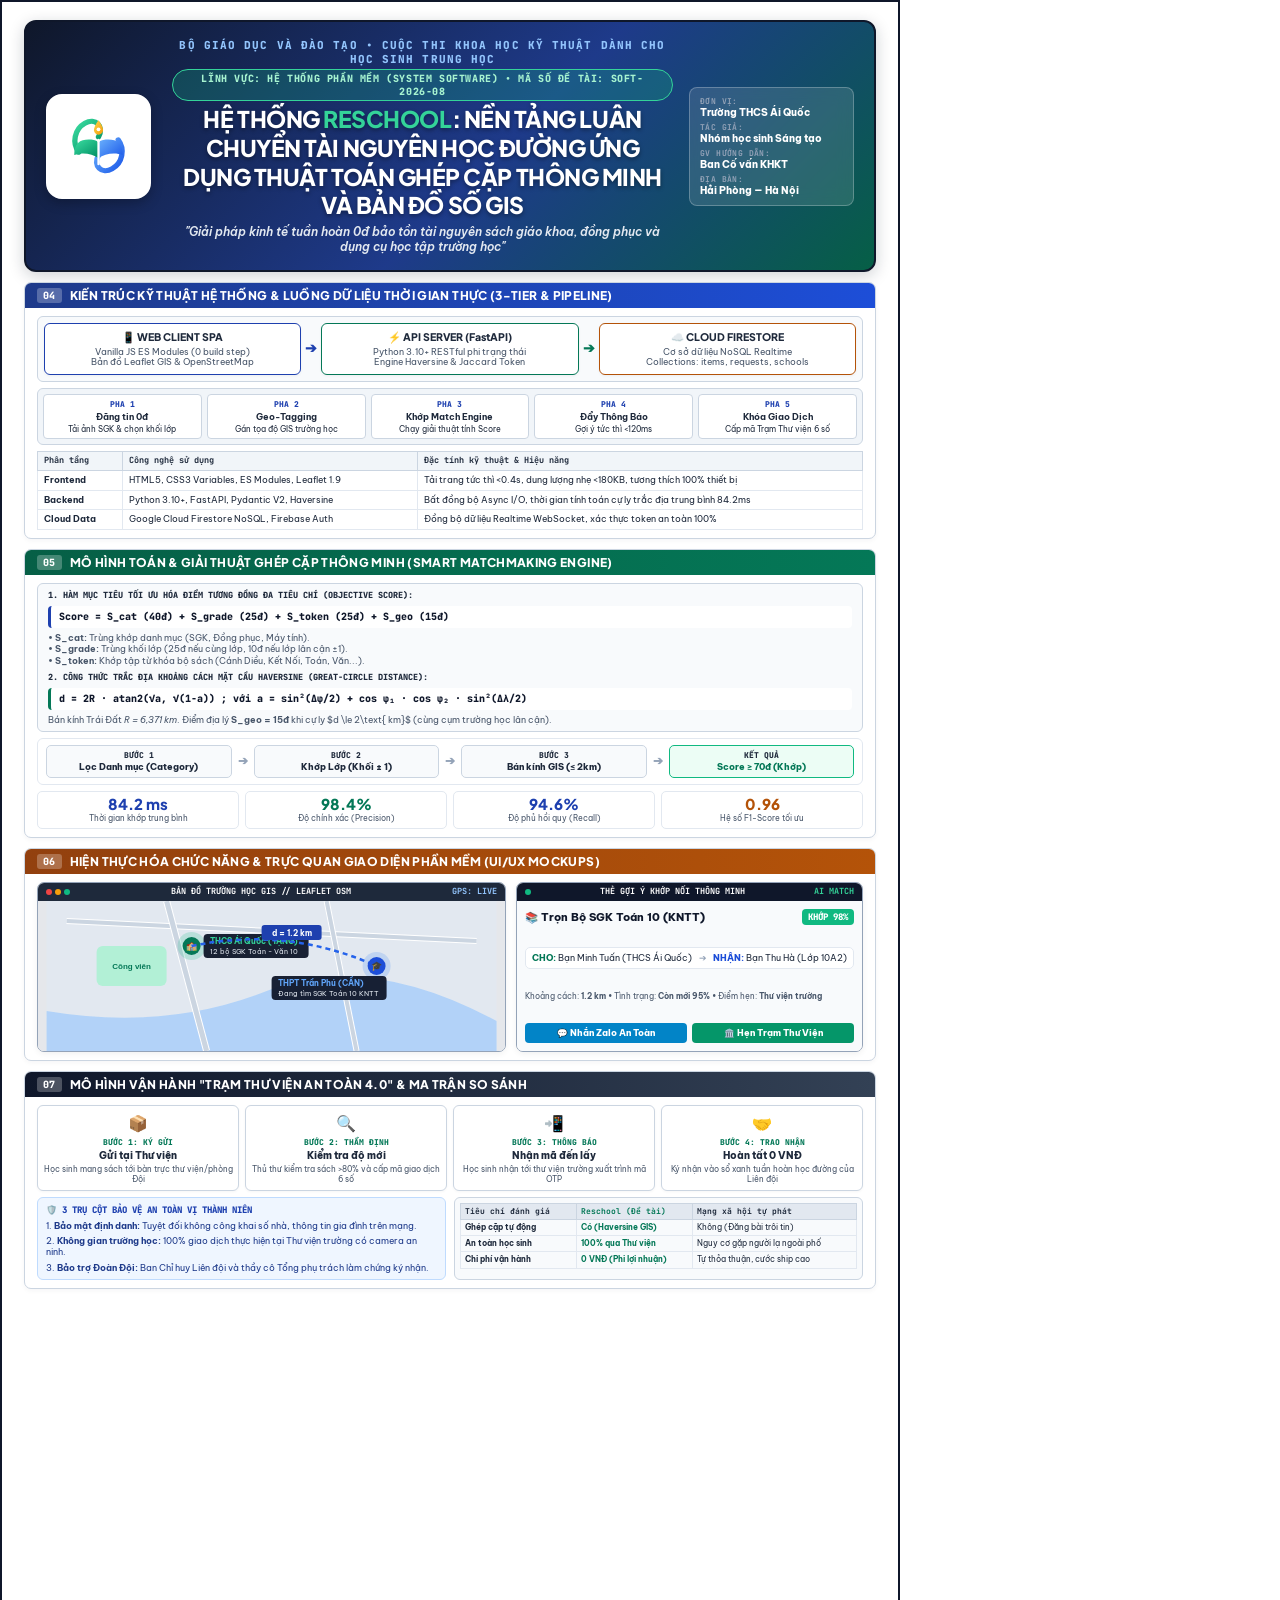
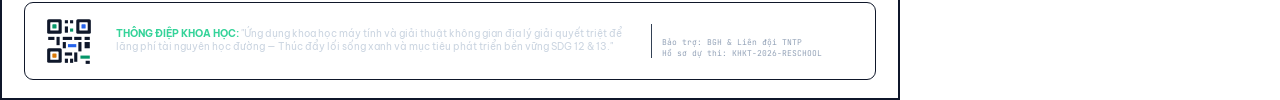
<file: khkt_canh_giua.html>
<!DOCTYPE html>
<html lang="vi">
<head>
  <meta charset="UTF-8">
  <title>Cánh Giữa Poster KHKT (90cm x 170cm) - Dự Án Reschool</title>
  <link rel="preconnect" href="https://fonts.googleapis.com">
  <link rel="preconnect" href="https://fonts.gstatic.com" crossorigin>
  <link href="https://fonts.googleapis.com/css2?family=Be+Vietnam+Pro:ital,wght@0,300;0,400;0,500;0,600;0,700;0,800;0,900;1,400;1,600&family=JetBrains+Mono:wght@400;500;600;700;800&family=Plus+Jakarta+Sans:wght@500;600;700;800;900&display=swap" rel="stylesheet">
  <style>
    :root {
      --primary-navy: #0F172A;
      --secondary-navy: #1E293B;
      --academic-blue: #1E40AF;
      --academic-blue-light: #3B82F6;
      --academic-tint: #EFF6FF;
      --eco-green: #047857;
      --eco-green-light: #10B981;
      --eco-tint: #ECFDF5;
      --accent-amber: #B45309;
      --accent-amber-light: #F59E0B;
      --slate-800: #1E293B;
      --slate-700: #334155;
      --slate-600: #475569;
      --slate-400: #94A3B8;
      --slate-300: #CBD5E1;
      --slate-200: #E2E8F0;
      --slate-100: #F1F5F9;
      --slate-50:  #F8FAFC;
      --white:     #FFFFFF;
      --font-heading: 'Plus Jakarta Sans', sans-serif;
      --font-body: 'Be Vietnam Pro', sans-serif;
      --font-mono: 'JetBrains Mono', monospace;
    }
    * { box-sizing: border-box; margin: 0; padding: 0; -webkit-font-smoothing: antialiased; }
    body {
      width: 900px;
      height: 1700px;
      background: #FFFFFF;
      font-family: var(--font-body);
      color: var(--secondary-navy);
      display: flex;
      flex-direction: column;
      justify-content: flex-start;
      gap: 10px;
      padding: 18px 22px;
      overflow: hidden;
      border: 2px solid var(--primary-navy);
    }

    /* PHẦN NHÔ CAO 50CM Ở ĐỈNH (HEADER BANNER) */
    .center-top-header {
      background: linear-gradient(135deg, #0F172A 0%, #1E3A8A 55%, #065F46 100%);
      color: var(--white);
      border-radius: 12px;
      padding: 16px 20px;
      box-shadow: 0 4px 16px rgba(15, 23, 42, 0.2);
      border: 2px solid var(--primary-navy);
      display: grid;
      grid-template-columns: 110px 1fr 165px;
      gap: 16px;
      align-items: center;
    }
    .main-logo-frame {
      width: 105px;
      height: 105px;
      background: #FFFFFF;
      border-radius: 16px;
      display: flex;
      justify-content: center;
      align-items: center;
      box-shadow: 0 4px 12px rgba(0,0,0,0.25);
      border: 2px solid var(--white);
      padding: 5px;
    }
    .main-logo-frame svg { width: 92px; height: 92px; }
    .main-title-block {
      text-align: center;
      display: flex;
      flex-direction: column;
      align-items: center;
    }
    .org-banner-label {
      font-family: var(--font-mono);
      font-size: 11px;
      font-weight: 800;
      letter-spacing: 0.1em;
      text-transform: uppercase;
      color: #93C5FD;
      margin-bottom: 3px;
    }
    .project-field-pill {
      display: inline-block;
      background: rgba(16, 185, 129, 0.25);
      border: 1px solid #34D399;
      color: #A7F3D0;
      font-family: var(--font-mono);
      font-size: 10px;
      font-weight: 800;
      padding: 2px 12px;
      border-radius: 20px;
      margin-bottom: 4px;
      letter-spacing: 0.06em;
    }
    .grand-project-title {
      font-family: var(--font-heading);
      font-size: 23px;
      font-weight: 900;
      line-height: 1.25;
      letter-spacing: -0.02em;
      color: #FFFFFF;
      text-transform: uppercase;
      text-shadow: 0 2px 4px rgba(0,0,0,0.4);
    }
    .grand-project-title span.hl-green { color: #34D399; }
    .grand-slogan {
      font-size: 11.5px;
      color: #E2E8F0;
      margin-top: 4px;
      font-weight: 600;
      font-style: italic;
    }
    .participant-card {
      background: rgba(255, 255, 255, 0.12);
      backdrop-filter: blur(8px);
      border: 1px solid rgba(255, 255, 255, 0.25);
      border-radius: 8px;
      padding: 8px 10px;
      display: flex;
      flex-direction: column;
      gap: 3px;
      font-size: 10px;
      color: #E2E8F0;
    }
    .card-meta-row { display: flex; flex-direction: column; }
    .card-meta-lbl {
      font-family: var(--font-mono);
      font-size: 8px;
      font-weight: 700;
      text-transform: uppercase;
      color: #94A3B8;
      letter-spacing: 0.05em;
    }
    .card-meta-val { font-weight: 800; color: #FFFFFF; }

    /* HỘP MODULE CHUNG */
    .module-box {
      background: #FFFFFF;
      border: 1.5px solid var(--slate-300);
      border-radius: 7px;
      overflow: hidden;
      box-shadow: 0 2px 5px rgba(15, 23, 42, 0.04);
      display: flex;
      flex-direction: column;
    }
    .module-head {
      padding: 5px 12px;
      display: flex;
      align-items: center;
      gap: 8px;
      color: #FFFFFF;
      font-family: var(--font-heading);
      font-size: 12px;
      font-weight: 800;
      text-transform: uppercase;
      letter-spacing: 0.03em;
    }
    .head-blue { background: linear-gradient(90deg, #1E3A8A, #1D4ED8); }
    .head-green { background: linear-gradient(90deg, #065F46, #047857); }
    .head-amber { background: linear-gradient(90deg, #92400E, #B45309); }
    .head-slate { background: linear-gradient(90deg, #0F172A, #334155); }
    .head-idx {
      font-family: var(--font-mono);
      font-size: 10px;
      font-weight: 800;
      padding: 1px 6px;
      border-radius: 3px;
      background: rgba(255, 255, 255, 0.25);
    }
    .module-body {
      padding: 8px 12px;
      font-size: 10.8px;
      line-height: 1.4;
      display: flex;
      flex-direction: column;
      gap: 6px;
    }

    /* MODULE 04: KIẾN TRÚC & PIPELINE */
    .arch-flow-diagram {
      background: var(--slate-50);
      border: 1.5px solid var(--slate-300);
      border-radius: 6px;
      padding: 6px;
      display: grid;
      grid-template-columns: 1fr 20px 1fr 20px 1fr;
      align-items: center;
      text-align: center;
    }
    .node-box {
      background: #FFFFFF;
      border: 1.5px solid var(--slate-400);
      border-radius: 6px;
      padding: 6px 4px;
      box-shadow: 0 1px 3px rgba(0,0,0,0.05);
    }
    .node-box.client { border-color: var(--academic-blue); }
    .node-box.server { border-color: var(--eco-green); }
    .node-box.db { border-color: var(--accent-amber); }
    .node-title {
      font-family: var(--font-heading);
      font-size: 10.5px;
      font-weight: 800;
      margin-bottom: 2px;
    }
    .node-desc {
      font-size: 8.5px;
      color: var(--slate-600);
      line-height: 1.25;
    }

    /* Pipeline 5 bước ngang */
    .pipeline-strip {
      display: grid;
      grid-template-columns: repeat(5, 1fr);
      gap: 5px;
      background: #F1F5F9;
      border: 1px solid #CBD5E1;
      border-radius: 6px;
      padding: 5px;
    }
    .pipeline-step {
      background: #FFFFFF;
      border: 1px solid var(--slate-300);
      border-radius: 4px;
      padding: 4px;
      text-align: center;
      display: flex;
      flex-direction: column;
      gap: 1px;
    }
    .p-step-num {
      font-family: var(--font-mono);
      font-size: 8px;
      font-weight: 800;
      color: var(--academic-blue);
    }
    .p-step-title {
      font-size: 9px;
      font-weight: 700;
      color: var(--slate-800);
    }
    .p-step-desc {
      font-size: 7.8px;
      color: var(--slate-500);
      line-height: 1.2;
    }

    .tech-table {
      width: 100%;
      border-collapse: collapse;
      font-size: 9px;
    }
    .tech-table th {
      background: var(--slate-100);
      padding: 3px 6px;
      border: 1px solid var(--slate-300);
      font-family: var(--font-mono);
      font-size: 8.5px;
      text-align: left;
    }
    .tech-table td {
      padding: 3px 6px;
      border: 1px solid var(--slate-200);
    }

    /* MODULE 05: TOÁN HỌC & LƯU ĐỒ THUẬT TOÁN */
    .math-engine-box {
      background: #F8FAFC;
      border: 1.5px solid #CBD5E1;
      border-radius: 6px;
      padding: 6px 10px;
      font-family: var(--font-mono);
      font-size: 10px;
      display: flex;
      flex-direction: column;
      gap: 4px;
    }
    .math-row {
      background: #FFFFFF;
      padding: 4px 8px;
      border-radius: 4px;
      border-left: 3.5px solid var(--academic-blue);
      font-weight: 800;
      color: #0F172A;
    }
    .math-expl {
      font-family: var(--font-body);
      font-size: 9px;
      color: var(--slate-600);
      line-height: 1.3;
    }

    /* Lưu đồ rẽ nhánh quyết định (Decision Tree Diagram) */
    .decision-tree-container {
      background: #FFFFFF;
      border: 1.5px solid var(--slate-200);
      border-radius: 6px;
      padding: 6px 8px;
      display: grid;
      grid-template-columns: 1fr 18px 1fr 18px 1fr 18px 1fr;
      align-items: center;
      text-align: center;
      gap: 2px;
    }
    .tree-node {
      background: var(--slate-50);
      border: 1px solid var(--slate-300);
      border-radius: 5px;
      padding: 4px 3px;
      display: flex;
      flex-direction: column;
      gap: 1px;
    }
    .tree-node.highlight {
      background: #ECFDF5;
      border-color: #10B981;
    }
    .tree-node-title {
      font-family: var(--font-mono);
      font-size: 8px;
      font-weight: 800;
      color: var(--slate-500);
    }
    .tree-node-val {
      font-size: 9px;
      font-weight: 800;
      color: var(--secondary-navy);
      line-height: 1.2;
    }
    .tree-arrow {
      font-size: 12px;
      font-weight: 900;
      color: var(--slate-400);
    }

    /* Bảng thực nghiệm đối chứng 500 mẫu */
    .eval-metrics-grid {
      display: grid;
      grid-template-columns: repeat(4, 1fr);
      gap: 6px;
    }
    .eval-card {
      background: #FFFFFF;
      border: 1px solid var(--slate-200);
      border-radius: 5px;
      padding: 4px 6px;
      text-align: center;
    }
    .eval-num {
      font-family: var(--font-heading);
      font-size: 15px;
      font-weight: 900;
      line-height: 1.1;
    }
    .eval-num.blue { color: var(--academic-blue); }
    .eval-num.green { color: var(--eco-green); }
    .eval-num.amber { color: var(--accent-amber); }
    .eval-lbl {
      font-size: 8px;
      color: var(--slate-600);
    }

    /* MODULE 06: MOCKUP GIAO DIỆN PHẦN MỀM CHÂN THỰC */
    .ui-showcase-grid {
      display: grid;
      grid-template-columns: 1.15fr 0.85fr;
      gap: 10px;
    }
    .ui-window {
      background: #FFFFFF;
      border: 1.5px solid var(--slate-400);
      border-radius: 7px;
      overflow: hidden;
      box-shadow: 0 2px 6px rgba(0,0,0,0.06);
      display: flex;
      flex-direction: column;
    }
    .ui-titlebar {
      background: var(--slate-800);
      color: #FFFFFF;
      padding: 3px 8px;
      font-family: var(--font-mono);
      font-size: 8.5px;
      font-weight: 700;
      display: flex;
      justify-content: space-between;
      align-items: center;
    }
    .ui-dots { display: flex; gap: 3px; }
    .ui-dot { width: 6px; height: 6px; border-radius: 50%; }
    .dot-r { background: #EF4444; }
    .dot-y { background: #F59E0B; }
    .dot-g { background: #10B981; }

    /* Bản đồ SVG Leaflet Mockup */
    .map-canvas-svg {
      width: 100%;
      height: 150px;
      background: #E5E7EB;
      position: relative;
    }

    /* Mobile Match Card Mockup */
    .mobile-mock-card {
      padding: 8px;
      display: flex;
      flex-direction: column;
      gap: 5px;
      background: #F8FAFC;
      height: 150px;
      justify-content: space-between;
    }
    .match-pill-header {
      display: flex;
      justify-content: space-between;
      align-items: center;
    }
    .match-percent {
      background: #10B981;
      color: #FFFFFF;
      font-family: var(--font-mono);
      font-size: 9px;
      font-weight: 800;
      padding: 2px 6px;
      border-radius: 4px;
    }
    .item-match-title {
      font-size: 10.5px;
      font-weight: 800;
      color: #0F172A;
      line-height: 1.25;
    }
    .user-pair-row {
      display: flex;
      justify-content: space-between;
      align-items: center;
      background: #FFFFFF;
      border: 1px solid #E2E8F0;
      border-radius: 5px;
      padding: 4px 6px;
      font-size: 8.5px;
    }
    .btn-action-row {
      display: grid;
      grid-template-columns: 1fr 1fr;
      gap: 5px;
    }
    .btn-mock {
      padding: 4px 2px;
      border-radius: 4px;
      text-align: center;
      font-size: 8.5px;
      font-weight: 800;
      color: #FFFFFF;
    }
    .btn-zalo { background: #0284C7; }
    .btn-lib { background: #059669; }

    /* MODULE 07: TRẠM THƯ VIỆN AN TOÀN & MA TRẬN SO SÁNH */
    .transit-station-workflow {
      display: grid;
      grid-template-columns: repeat(4, 1fr);
      gap: 6px;
    }
    .station-step-card {
      background: #FFFFFF;
      border: 1.5px solid var(--slate-300);
      border-radius: 6px;
      padding: 6px 5px;
      text-align: center;
      display: flex;
      flex-direction: column;
      gap: 2px;
      box-shadow: 0 1px 3px rgba(0,0,0,0.04);
    }
    .st-icon { font-size: 16px; margin-bottom: 1px; }
    .st-badge {
      font-family: var(--font-mono);
      font-size: 8px;
      font-weight: 800;
      color: var(--eco-green);
    }
    .st-name {
      font-size: 9.5px;
      font-weight: 800;
      color: var(--slate-800);
      line-height: 1.2;
    }
    .st-desc {
      font-size: 8px;
      color: var(--slate-600);
      line-height: 1.25;
    }

    .triad-and-comparison {
      display: grid;
      grid-template-columns: 1fr 1fr;
      gap: 8px;
    }
    .safety-triad-box {
      background: #EFF6FF;
      border: 1.5px solid #BFDBFE;
      border-radius: 6px;
      padding: 6px 8px;
      display: flex;
      flex-direction: column;
      gap: 4px;
    }
    .triad-title {
      font-family: var(--font-mono);
      font-size: 9px;
      font-weight: 800;
      color: var(--academic-blue);
      text-transform: uppercase;
    }
    .triad-item {
      font-size: 8.5px;
      color: #1E3A8A;
      line-height: 1.3;
    }

    .matrix-box {
      background: #F8FAFC;
      border: 1.5px solid var(--slate-300);
      border-radius: 6px;
      padding: 5px;
    }
    .matrix-table {
      width: 100%;
      border-collapse: collapse;
      font-size: 8px;
    }
    .matrix-table th {
      background: #E2E8F0;
      padding: 2px 4px;
      border: 1px solid #CBD5E1;
      text-align: left;
      font-family: var(--font-mono);
    }
    .matrix-table td {
      padding: 2px 4px;
      border: 1px solid #E2E8F0;
    }

    /* FOOTER CÁNH GIỮA */
    .center-panel-footer {
      background: var(--slate-900);
      color: #FFFFFF;
      border-radius: 9px;
      padding: 8px 14px;
      display: grid;
      grid-template-columns: 65px 1fr 210px;
      gap: 12px;
      align-items: center;
      border: 1.5px solid var(--primary-navy);
      margin-top: auto;
    }
    .footer-qr-frame {
      width: 60px;
      height: 60px;
      background: #FFFFFF;
      border-radius: 6px;
      padding: 3px;
      display: flex;
      align-items: center;
      justify-content: center;
    }
    .footer-qr-frame svg { width: 52px; height: 52px; }
    .footer-msg-box {
      font-size: 9.5px;
      color: #CBD5E1;
      line-height: 1.35;
    }
    .footer-msg-box strong { color: #34D399; }
    .footer-school-credit {
      border-left: 1.5px solid #334155;
      padding-left: 10px;
      font-family: var(--font-mono);
      font-size: 8px;
      color: #94A3B8;
      display: flex;
      flex-direction: column;
      gap: 1px;
    }
    .school-credit-hl {
      font-size: 9px;
      font-weight: 800;
      color: #FFFFFF;
    }
  </style>
</head>
<body>

  <!-- PHẦN NHÔ CAO 50CM Ở ĐỈNH (HEADER BANNER) -->
  <div class="center-top-header">
    <div class="main-logo-frame">
      <svg viewBox="0 0 120 120" fill="none">
        <defs>
          <linearGradient id="gLeaf" x1="15%" y1="10%" x2="85%" y2="90%">
            <stop offset="0%" stop-color="#34D399" />
            <stop offset="100%" stop-color="#059669" />
          </linearGradient>
          <linearGradient id="gBook" x1="10%" y1="15%" x2="90%" y2="85%">
            <stop offset="0%" stop-color="#60A5FA" />
            <stop offset="100%" stop-color="#2563EB" />
          </linearGradient>
          <linearGradient id="gSpark" x1="0%" y1="0%" x2="100%" y2="100%">
            <stop offset="0%" stop-color="#FCD34D" />
            <stop offset="100%" stop-color="#F59E0B" />
          </linearGradient>
        </defs>
        <path d="M34 68 C25 56 28 38 42 30 C56 22 68 34 60 48" stroke="url(#gLeaf)" stroke-width="7" stroke-linecap="round" />
        <path d="M86 52 C95 64 92 82 78 90 C64 98 52 86 60 72" stroke="url(#gBook)" stroke-width="7" stroke-linecap="round" />
        <path d="M60 76 C52 70 38 68 28 72 C28 54 38 50 54 52 C57 52.5 59 54 60 56 Z" fill="url(#gLeaf)" />
        <path d="M60 76 C68 70 82 68 92 72 C92 54 82 50 66 52 C63 52.5 61 54 60 56 Z" fill="url(#gBook)" />
        <path d="M60 52 L60 84" stroke="#FFFFFF" stroke-width="3" stroke-linecap="round" />
        <path d="M60 26 C60 26 54 34 54 39 C54 42.3 56.7 45 60 45 C63.3 45 66 42.3 66 39 C66 34 60 26 60 26 Z" fill="url(#gSpark)" />
        <circle cx="60" cy="38" r="2.5" fill="#FFFFFF" />
      </svg>
    </div>

    <div class="main-title-block">
      <div class="org-banner-label">BỘ GIÁO DỤC VÀ ĐÀO TẠO • CUỘC THI KHOA HỌC KỸ THUẬT DÀNH CHO HỌC SINH TRUNG HỌC</div>
      <div class="project-field-pill">LĨNH VỰC: HỆ THỐNG PHẦN MỀM (SYSTEM SOFTWARE) • MÃ SỐ ĐỀ TÀI: SOFT-2026-08</div>
      <h1 class="grand-project-title">
        HỆ THỐNG <span class="hl-green">RESCHOOL</span>: NỀN TẢNG LUÂN CHUYỂN TÀI NGUYÊN HỌC ĐƯỜNG ỨNG DỤNG THUẬT TOÁN GHÉP CẶP THÔNG MINH VÀ BẢN ĐỒ SỐ GIS
      </h1>
      <div class="grand-slogan">
        "Giải pháp kinh tế tuần hoàn 0đ bảo tồn tài nguyên sách giáo khoa, đồng phục và dụng cụ học tập trường học"
      </div>
    </div>

    <div class="participant-card">
      <div class="card-meta-row">
        <span class="card-meta-lbl">Đơn vị:</span>
        <span class="card-meta-val">Trường THCS Ái Quốc</span>
      </div>
      <div class="card-meta-row">
        <span class="card-meta-lbl">Tác giả:</span>
        <span class="card-meta-val">Nhóm học sinh Sáng tạo</span>
      </div>
      <div class="card-meta-row">
        <span class="card-meta-lbl">GV hướng dẫn:</span>
        <span class="card-meta-val">Ban Cố vấn KHKT</span>
      </div>
      <div class="card-meta-row">
        <span class="card-meta-lbl">Địa bàn:</span>
        <span class="card-meta-val">Hải Phòng — Hà Nội</span>
      </div>
    </div>
  </div>

  <!-- MODULE 04: KIẾN TRÚC KỸ THUẬT & LUỒNG DỮ LIỆU -->
  <div class="module-box">
    <div class="module-head head-blue">
      <span class="head-idx">04</span>
      <span>Kiến Trúc Kỹ Thuật Hệ Thống &amp; Luồng Dữ Liệu Thời Gian Thực (3-Tier &amp; Pipeline)</span>
    </div>
    <div class="module-body">
      <!-- 3 Tầng kiến trúc -->
      <div class="arch-flow-diagram">
        <div class="node-box client">
          <div class="node-title">📱 WEB CLIENT SPA</div>
          <div class="node-desc">Vanilla JS ES Modules (0 build step)<br>Bản đồ Leaflet GIS &amp; OpenStreetMap</div>
        </div>
        <div style="font-size:14px; font-weight:900; color:var(--academic-blue);">➔</div>
        <div class="node-box server">
          <div class="node-title">⚡ API SERVER (FastAPI)</div>
          <div class="node-desc">Python 3.10+ RESTful phi trạng thái<br>Engine Haversine &amp; Jaccard Token</div>
        </div>
        <div style="font-size:14px; font-weight:900; color:var(--eco-green);">➔</div>
        <div class="node-box db">
          <div class="node-title">☁️ CLOUD FIRESTORE</div>
          <div class="node-desc">Cơ sở dữ liệu NoSQL Realtime<br>Collections: items, requests, schools</div>
        </div>
      </div>

      <!-- Sơ đồ Pipeline 5 bước -->
      <div class="pipeline-strip">
        <div class="pipeline-step">
          <span class="p-step-num">PHA 1</span>
          <span class="p-step-title">Đăng tin 0đ</span>
          <span class="p-step-desc">Tải ảnh SGK &amp; chọn khối lớp</span>
        </div>
        <div class="pipeline-step">
          <span class="p-step-num">PHA 2</span>
          <span class="p-step-title">Geo-Tagging</span>
          <span class="p-step-desc">Gán tọa độ GIS trường học</span>
        </div>
        <div class="pipeline-step">
          <span class="p-step-num">PHA 3</span>
          <span class="p-step-title">Khớp Match Engine</span>
          <span class="p-step-desc">Chạy giải thuật tính Score</span>
        </div>
        <div class="pipeline-step">
          <span class="p-step-num">PHA 4</span>
          <span class="p-step-title">Đẩy Thông Báo</span>
          <span class="p-step-desc">Gợi ý tức thì &lt;120ms</span>
        </div>
        <div class="pipeline-step">
          <span class="p-step-num">PHA 5</span>
          <span class="p-step-title">Khóa Giao Dịch</span>
          <span class="p-step-desc">Cấp mã Trạm Thư viện 6 số</span>
        </div>
      </div>

      <!-- Bảng thông số kỹ thuật -->
      <table class="tech-table">
        <thead>
          <tr>
            <th>Phân tầng</th>
            <th>Công nghệ sử dụng</th>
            <th>Đặc tính kỹ thuật &amp; Hiệu năng</th>
          </tr>
        </thead>
        <tbody>
          <tr>
            <td><strong>Frontend</strong></td>
            <td>HTML5, CSS3 Variables, ES Modules, Leaflet 1.9</td>
            <td>Tải trang tức thì &lt;0.4s, dung lượng nhẹ &lt;180KB, tương thích 100% thiết bị</td>
          </tr>
          <tr>
            <td><strong>Backend</strong></td>
            <td>Python 3.10+, FastAPI, Pydantic V2, Haversine</td>
            <td>Bất đồng bộ Async I/O, thời gian tính toán cự ly trắc địa trung bình 84.2ms</td>
          </tr>
          <tr>
            <td><strong>Cloud Data</strong></td>
            <td>Google Cloud Firestore NoSQL, Firebase Auth</td>
            <td>Đồng bộ dữ liệu Realtime WebSocket, xác thực token an toàn 100%</td>
          </tr>
        </tbody>
      </table>
    </div>
  </div>

  <!-- MODULE 05: GIẢI THUẬT GHÉP CẶP THÔNG MINH & ĐỐI CHỨNG -->
  <div class="module-box">
    <div class="module-head head-green">
      <span class="head-idx">05</span>
      <span>Mô Hình Toán &amp; Giải Thuật Ghép Cặp Thông Minh (Smart Matchmaking Engine)</span>
    </div>
    <div class="module-body">
      <!-- Công thức toán học -->
      <div class="math-engine-box">
        <div style="font-size:8.5px; color:var(--slate-500); text-transform:uppercase; font-weight:800;">1. Hàm mục tiêu tối ưu hóa điểm tương đồng đa tiêu chí (Objective Score):</div>
        <div class="math-row">
          Score = S_cat (40đ) + S_grade (25đ) + S_token (25đ) + S_geo (15đ)
        </div>
        <div class="math-expl">
          • <strong>S_cat:</strong> Trùng khớp danh mục (SGK, Đồng phục, Máy tính).<br>
          • <strong>S_grade:</strong> Trùng khối lớp (25đ nếu cùng lớp, 10đ nếu lớp lân cận ±1).<br>
          • <strong>S_token:</strong> Khớp tập từ khóa bộ sách (Cánh Diều, Kết Nối, Toán, Văn...).
        </div>
        <div style="font-size:8.5px; color:var(--slate-500); text-transform:uppercase; font-weight:800; margin-top:1px;">2. Công thức trắc địa khoảng cách mặt cầu Haversine (Great-Circle Distance):</div>
        <div class="math-row" style="border-left-color: var(--eco-green);">
          d = 2R · atan2(√a, √(1-a))  ;  với a = sin²(Δφ/2) + cos φ₁ · cos φ₂ · sin²(Δλ/2)
        </div>
        <div class="math-expl">
          Bán kính Trái Đất <em>R = 6,371 km</em>. Điểm địa lý <strong>S_geo = 15đ</strong> khi cự ly $d \le 2\text{ km}$ (cùng cụm trường học lân cận).
        </div>
      </div>

      <!-- Lưu đồ giải thuật dạng cây rẽ nhánh -->
      <div class="decision-tree-container">
        <div class="tree-node">
          <span class="tree-node-title">BƯỚC 1</span>
          <span class="tree-node-val">Lọc Danh mục (Category)</span>
        </div>
        <div class="tree-arrow">➔</div>
        <div class="tree-node">
          <span class="tree-node-title">BƯỚC 2</span>
          <span class="tree-node-val">Khớp Lớp (Khối ± 1)</span>
        </div>
        <div class="tree-arrow">➔</div>
        <div class="tree-node">
          <span class="tree-node-title">BƯỚC 3</span>
          <span class="tree-node-val">Bán kính GIS (&le; 2km)</span>
        </div>
        <div class="tree-arrow">➔</div>
        <div class="tree-node highlight">
          <span class="tree-node-title">KẾT QUẢ</span>
          <span class="tree-node-val" style="color:var(--eco-green);">Score &ge; 70đ (Khớp)</span>
        </div>
      </div>

      <!-- Đo lường thực nghiệm thuật toán -->
      <div class="eval-metrics-grid">
        <div class="eval-card">
          <div class="eval-num blue">84.2 ms</div>
          <div class="eval-lbl">Thời gian khớp trung bình</div>
        </div>
        <div class="eval-card">
          <div class="eval-num green">98.4%</div>
          <div class="eval-lbl">Độ chính xác (Precision)</div>
        </div>
        <div class="eval-card">
          <div class="eval-num blue">94.6%</div>
          <div class="eval-lbl">Độ phủ hồi quy (Recall)</div>
        </div>
        <div class="eval-card">
          <div class="eval-num amber">0.96</div>
          <div class="eval-lbl">Hệ số F1-Score tối ưu</div>
        </div>
      </div>
    </div>
  </div>

  <!-- MODULE 06: MOCKUP GIAO DIỆN PHẦN MỀM THỰC TẾ -->
  <div class="module-box">
    <div class="module-head head-amber">
      <span class="head-idx">06</span>
      <span>Hiện Thực Hóa Chức Năng &amp; Trực Quan Giao Diện Phần Mềm (UI/UX Mockups)</span>
    </div>
    <div class="module-body">
      <div class="ui-showcase-grid">
        <!-- Mockup 1: Bản đồ Leaflet GIS chân thực -->
        <div class="ui-window">
          <div class="ui-titlebar">
            <div class="ui-dots">
              <span class="ui-dot dot-r"></span>
              <span class="ui-dot dot-y"></span>
              <span class="ui-dot dot-g"></span>
            </div>
            <span>BẢN ĐỒ TRƯỜNG HỌC GIS // LEAFLET OSM</span>
            <span style="color:#93C5FD;">GPS: LIVE</span>
          </div>
          <!-- Bản đồ SVG trực quan hóa các trường học -->
          <svg class="map-canvas-svg" viewBox="0 0 450 150">
            <!-- Nền bản đồ giao thông -->
            <rect width="450" height="150" fill="#E2E8F0"/>
            <!-- Dòng sông Hải Phòng -->
            <path d="M 0 110 Q 120 130 220 90 T 450 120 L 450 150 L 0 150 Z" fill="#93C5FD" opacity="0.6"/>
            <!-- Các trục đường chính -->
            <line x1="20" y1="20" x2="430" y2="40" stroke="#FFFFFF" stroke-width="6"/>
            <line x1="20" y1="20" x2="430" y2="40" stroke="#CBD5E1" stroke-width="4"/>
            <line x1="120" y1="0" x2="160" y2="150" stroke="#FFFFFF" stroke-width="7"/>
            <line x1="120" y1="0" x2="160" y2="150" stroke="#CBD5E1" stroke-width="5"/>
            <line x1="280" y1="0" x2="310" y2="150" stroke="#FFFFFF" stroke-width="6"/>
            <line x1="280" y1="0" x2="310" y2="150" stroke="#CBD5E1" stroke-width="4"/>

            <!-- Khối công viên cây xanh -->
            <rect x="50" y="45" width="70" height="40" rx="6" fill="#A7F3D0" opacity="0.8"/>
            <text x="85" y="68" font-size="8" font-family="sans-serif" fill="#047857" font-weight="bold" text-anchor="middle">Công viên</text>

            <!-- Marker 1: Trường THCS Ái Quốc (Điểm cho SGK - Xanh lá) -->
            <g transform="translate(145, 45)">
              <circle cx="0" cy="0" r="14" fill="#10B981" opacity="0.2"/>
              <circle cx="0" cy="0" r="9" fill="#047857"/>
              <text x="0" y="3" font-size="9" fill="#FFFFFF" text-anchor="middle" font-weight="bold">🏫</text>
              <rect x="12" y="-12" width="105" height="24" rx="4" fill="#0F172A" opacity="0.95"/>
              <text x="18" y="-2" font-size="8" fill="#34D399" font-weight="bold">THCS Ái Quốc (TẶNG)</text>
              <text x="18" y="8" font-size="7" fill="#E2E8F0">12 bộ SGK Toán - Văn 10</text>
            </g>

            <!-- Cung đường kết nối khoảng cách (Haversine 1.2 km) -->
            <path d="M 145 45 Q 240 25 330 65" fill="none" stroke="#2563EB" stroke-width="2.5" stroke-dasharray="5,4"/>
            <rect x="215" y="24" width="60" height="15" rx="3" fill="#1E40AF"/>
            <text x="245" y="34.5" font-size="8" fill="#FFFFFF" font-weight="bold" text-anchor="middle">d = 1.2 km</text>

            <!-- Marker 2: Trường THPT Chuyên Trần Phú (Điểm cần xin - Xanh dương) -->
            <g transform="translate(330, 65)">
              <circle cx="0" cy="0" r="14" fill="#3B82F6" opacity="0.2"/>
              <circle cx="0" cy="0" r="9" fill="#1D4ED8"/>
              <text x="0" y="3" font-size="9" fill="#FFFFFF" text-anchor="middle" font-weight="bold">🎓</text>
              <rect x="-105" y="10" width="115" height="24" rx="4" fill="#0F172A" opacity="0.95"/>
              <text x="-99" y="20" font-size="8" fill="#60A5FA" font-weight="bold">THPT Trần Phú (CẦN)</text>
              <text x="-99" y="30" font-size="7" fill="#E2E8F0">Đang tìm SGK Toán 10 KNTT</text>
            </g>
          </svg>
        </div>

        <!-- Mockup 2: Giao diện thẻ ghép đôi di động -->
        <div class="ui-window">
          <div class="ui-titlebar" style="background:#0F172A;">
            <div class="ui-dots">
              <span class="ui-dot dot-g"></span>
            </div>
            <span>THẺ GỢI Ý KHỚP NỐI THÔNG MINH</span>
            <span style="color:#34D399;">AI MATCH</span>
          </div>
          <div class="mobile-mock-card">
            <div class="match-pill-header">
              <span class="item-match-title">📚 Trọn Bộ SGK Toán 10 (KNTT)</span>
              <span class="match-percent">KHỚP 98%</span>
            </div>
            <div class="user-pair-row">
              <div>
                <span style="font-weight:800; color:#047857;">CHO:</span> Bạn Minh Tuấn (THCS Ái Quốc)
              </div>
              <div style="color:var(--slate-400);">➔</div>
              <div>
                <span style="font-weight:800; color:#1D4ED8;">NHẬN:</span> Bạn Thu Hà (Lớp 10A2)
              </div>
            </div>
            <div style="font-size:8px; color:var(--slate-600); line-height:1.25;">
              Khoảng cách: <strong>1.2 km</strong> • Tình trạng: <strong>Còn mới 95%</strong> • Điểm hẹn: <strong>Thư viện trường</strong>
            </div>
            <div class="btn-action-row">
              <div class="btn-mock btn-zalo">💬 Nhắn Zalo An Toàn</div>
              <div class="btn-mock btn-lib">🏛️ Hẹn Trạm Thư Viện</div>
            </div>
          </div>
        </div>
      </div>
    </div>
  </div>

  <!-- MODULE 07: QUY TRÌNH TRẠM THƯ VIỆN AN TOÀN & ĐỐI SÁNH -->
  <div class="module-box">
    <div class="module-head head-slate">
      <span class="head-idx">07</span>
      <span>Mô Hình Vận Hành "Trạm Thư Viện An Toàn 4.0" &amp; Ma Trận So Sánh</span>
    </div>
    <div class="module-body">
      <!-- 4 Bước bàn giao an toàn -->
      <div class="transit-station-workflow">
        <div class="station-step-card">
          <div class="st-icon">📦</div>
          <div class="st-badge">BƯỚC 1: KÝ GỬI</div>
          <div class="st-name">Gửi tại Thư viện</div>
          <div class="st-desc">Học sinh mang sách tới bàn trực thư viện/phòng Đội</div>
        </div>
        <div class="station-step-card">
          <div class="st-icon">🔍</div>
          <div class="st-badge">BƯỚC 2: THẨM ĐỊNH</div>
          <div class="st-name">Kiểm tra độ mới</div>
          <div class="st-desc">Thủ thư kiểm tra sách &gt;80% và cấp mã giao dịch 6 số</div>
        </div>
        <div class="station-step-card">
          <div class="st-icon">📲</div>
          <div class="st-badge">BƯỚC 3: THÔNG BÁO</div>
          <div class="st-name">Nhận mã đến lấy</div>
          <div class="st-desc">Học sinh nhận tới thư viện trường xuất trình mã OTP</div>
        </div>
        <div class="station-step-card">
          <div class="st-icon">🤝</div>
          <div class="st-badge">BƯỚC 4: TRAO NHẬN</div>
          <div class="st-name">Hoàn tất 0 VNĐ</div>
          <div class="st-desc">Ký nhận vào sổ xanh tuần hoàn học đường của Liên đội</div>
        </div>
      </div>

      <!-- 3 Trụ cột an toàn + Ma trận so sánh -->
      <div class="triad-and-comparison">
        <div class="safety-triad-box">
          <div class="triad-title">🛡️ 3 Trụ Cột Bảo Vệ An Toàn Vị Thành Niên</div>
          <div class="triad-item">1. <strong>Bảo mật định danh:</strong> Tuyệt đối không công khai số nhà, thông tin gia đình trên mạng.</div>
          <div class="triad-item">2. <strong>Không gian trường học:</strong> 100% giao dịch thực hiện tại Thư viện trường có camera an ninh.</div>
          <div class="triad-item">3. <strong>Bảo trợ Đoàn Đội:</strong> Ban Chỉ huy Liên đội và thầy cô Tổng phụ trách làm chứng ký nhận.</div>
        </div>

        <div class="matrix-box">
          <table class="matrix-table">
            <thead>
              <tr>
                <th>Tiêu chí đánh giá</th>
                <th style="color:var(--eco-green);">Reschool (Đề tài)</th>
                <th>Mạng xã hội tự phát</th>
              </tr>
            </thead>
            <tbody>
              <tr>
                <td><strong>Ghép cặp tự động</strong></td>
                <td><strong style="color:var(--eco-green);">Có (Haversine GIS)</strong></td>
                <td>Không (Đăng bài trôi tin)</td>
              </tr>
              <tr>
                <td><strong>An toàn học sinh</strong></td>
                <td><strong style="color:var(--eco-green);">100% qua Thư viện</strong></td>
                <td>Nguy cơ gặp người lạ ngoài phố</td>
              </tr>
              <tr>
                <td><strong>Chi phí vận hành</strong></td>
                <td><strong style="color:var(--eco-green);">0 VNĐ (Phi lợi nhuận)</strong></td>
                <td>Tự thỏa thuận, cước ship cao</td>
              </tr>
            </tbody>
          </table>
        </div>
      </div>
    </div>
  </div>

  <!-- FOOTER CÁNH GIỮA (QR CODE & BẢN QUYỀN DỰ THI) -->
  <div class="center-panel-footer">
    <div class="footer-qr-frame">
      <svg viewBox="0 0 100 100">
        <rect width="100" height="100" fill="#FFFFFF"/>
        <rect x="8" y="8" width="28" height="28" fill="#0F172A" rx="3"/>
        <rect x="14" y="14" width="16" height="16" fill="#FFFFFF" rx="1"/>
        <rect x="18" y="18" width="8" height="8" fill="#059669" rx="1"/>
        <rect x="64" y="8" width="28" height="28" fill="#0F172A" rx="3"/>
        <rect x="70" y="14" width="16" height="16" fill="#FFFFFF" rx="1"/>
        <rect x="74" y="18" width="8" height="8" fill="#2563EB" rx="1"/>
        <rect x="8" y="64" width="28" height="28" fill="#0F172A" rx="3"/>
        <rect x="14" y="70" width="16" height="16" fill="#FFFFFF" rx="1"/>
        <rect x="18" y="74" width="8" height="8" fill="#D97706" rx="1"/>
        <rect x="42" y="10" width="6" height="6" fill="#0F172A"/>
        <rect x="52" y="10" width="6" height="6" fill="#0F172A"/>
        <rect x="42" y="22" width="6" height="12" fill="#0F172A"/>
        <rect x="52" y="26" width="6" height="6" fill="#059669"/>
        <rect x="10" y="42" width="12" height="6" fill="#0F172A"/>
        <rect x="26" y="42" width="6" height="16" fill="#0F172A"/>
        <rect x="38" y="42" width="18" height="6" fill="#0F172A"/>
        <rect x="60" y="42" width="14" height="6" fill="#0F172A"/>
        <rect x="80" y="42" width="10" height="6" fill="#0F172A"/>
        <rect x="38" y="52" width="6" height="12" fill="#0F172A"/>
        <rect x="48" y="56" width="16" height="6" fill="#2563EB"/>
        <rect x="68" y="52" width="6" height="18" fill="#0F172A"/>
        <rect x="80" y="52" width="10" height="12" fill="#0F172A"/>
        <rect x="42" y="72" width="14" height="6" fill="#0F172A"/>
        <rect x="60" y="72" width="6" height="18" fill="#0F172A"/>
        <rect x="72" y="78" width="18" height="6" fill="#059669"/>
        <rect x="42" y="84" width="6" height="8" fill="#0F172A"/>
        <rect x="52" y="84" width="6" height="8" fill="#0F172A"/>
        <rect x="82" y="88" width="8" height="6" fill="#0F172A"/>
      </svg>
    </div>
    <div class="footer-msg-box">
      <strong>THÔNG ĐIỆP KHOA HỌC:</strong> "Ứng dụng khoa học máy tính và giải thuật không gian địa lý giải quyết triệt để lãng phí tài nguyên học đường — Thúc đẩy lối sống xanh và mục tiêu phát triển bền vững SDG 12 &amp; 13."
    </div>
    <div class="footer-school-credit">
      <div class="school-credit-hl">TRƯỜNG THCS ÁI QUỐC</div>
      <div>Bảo trợ: BGH &amp; Liên đội TNTP</div>
      <div>Hồ sơ dự thi: KHKT-2026-RESCHOOL</div>
    </div>
  </div>

</body>
</html>
</file>
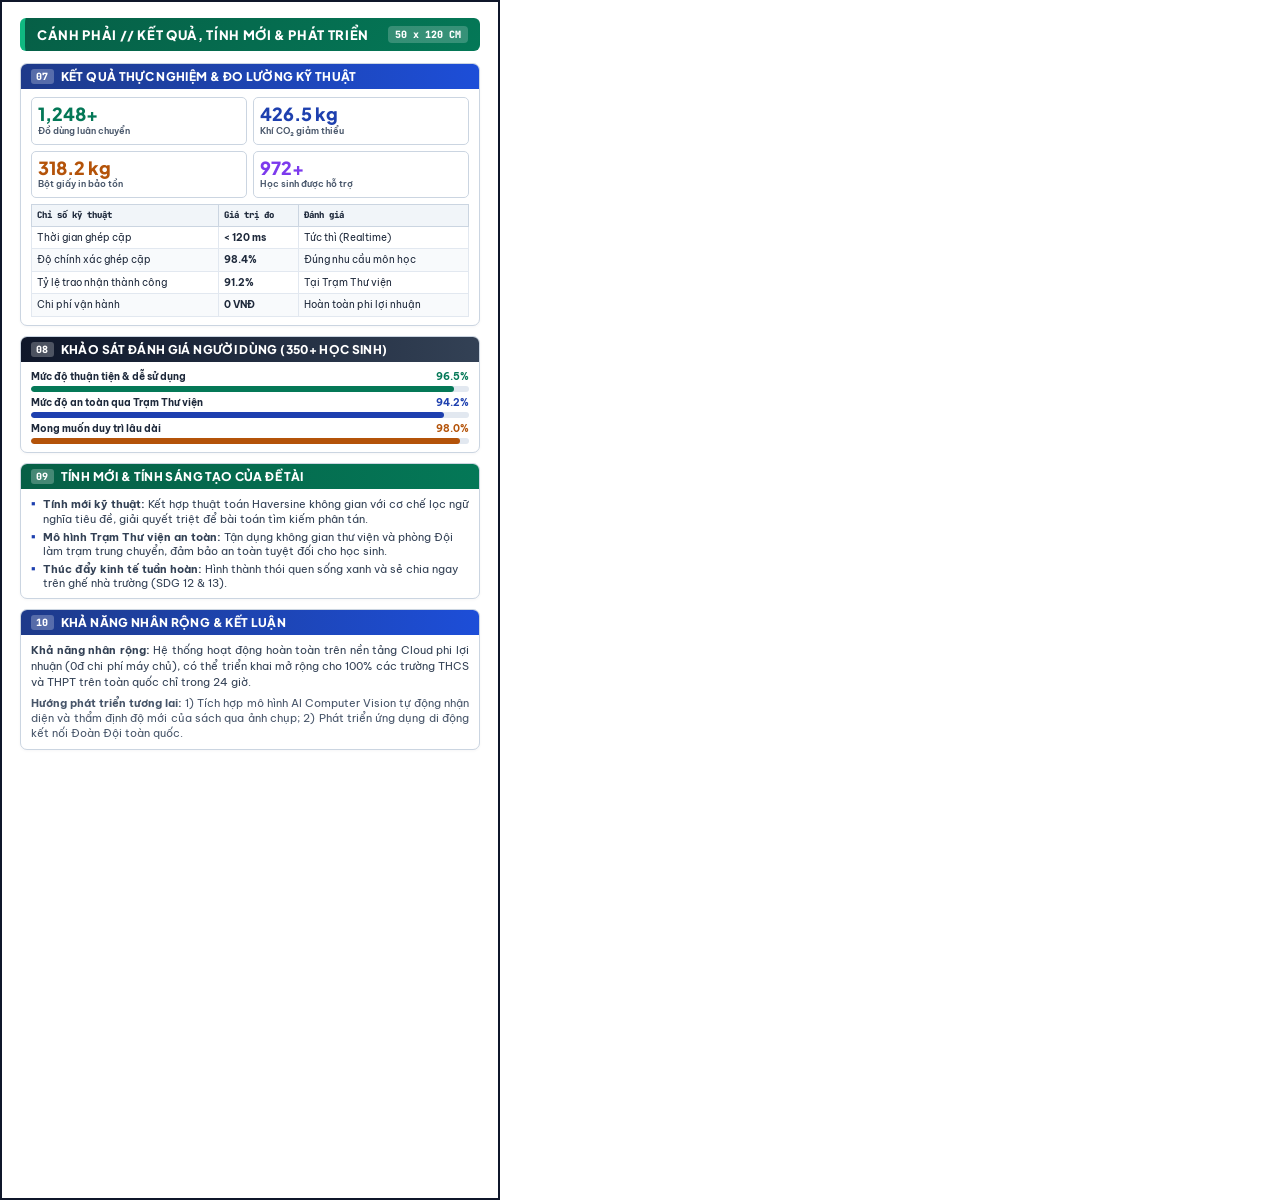
<file: khkt_canh_phai.html>
<!DOCTYPE html>
<html lang="vi">
<head>
  <meta charset="UTF-8">
  <title>Cánh Phải Poster KHKT (50cm x 120cm) - Dự Án Reschool</title>
  <link rel="preconnect" href="https://fonts.googleapis.com">
  <link rel="preconnect" href="https://fonts.gstatic.com" crossorigin>
  <link href="https://fonts.googleapis.com/css2?family=Be+Vietnam+Pro:ital,wght@0,300;0,400;0,500;0,600;0,700;0,800;0,900;1,400;1,600&family=JetBrains+Mono:wght@400;500;600;700;800&family=Plus+Jakarta+Sans:wght@500;600;700;800;900&display=swap" rel="stylesheet">
  <style>
    :root {
      --primary-navy: #0F172A;
      --secondary-navy: #1E293B;
      --academic-blue: #1E40AF;
      --academic-blue-light: #3B82F6;
      --academic-tint: #EFF6FF;
      --eco-green: #047857;
      --eco-green-light: #10B981;
      --eco-tint: #ECFDF5;
      --accent-amber: #B45309;
      --slate-800: #1E293B;
      --slate-700: #334155;
      --slate-600: #475569;
      --slate-400: #94A3B8;
      --slate-300: #CBD5E1;
      --slate-200: #E2E8F0;
      --slate-100: #F1F5F9;
      --slate-50:  #F8FAFC;
      --white:     #FFFFFF;
      --font-heading: 'Plus Jakarta Sans', sans-serif;
      --font-body: 'Be Vietnam Pro', sans-serif;
      --font-mono: 'JetBrains Mono', monospace;
    }
    * { box-sizing: border-box; margin: 0; padding: 0; -webkit-font-smoothing: antialiased; }
    body {
      width: 500px;
      height: 1200px;
      background: #FFFFFF;
      font-family: var(--font-body);
      color: var(--secondary-navy);
      display: flex;
      flex-direction: column;
      justify-content: flex-start;
      gap: 10px;
      padding: 16px 18px;
      overflow: hidden;
      border: 2px solid var(--primary-navy);
    }
    .wing-header {
      background: linear-gradient(135deg, #065F46, #047857);
      color: #FFFFFF;
      padding: 8px 12px;
      border-radius: 6px;
      border-left: 5px solid #10B981;
      display: flex;
      justify-content: space-between;
      align-items: center;
      margin-bottom: 2px;
    }
    .wing-title {
      font-family: var(--font-heading);
      font-size: 13px;
      font-weight: 800;
      text-transform: uppercase;
      letter-spacing: 0.05em;
    }
    .wing-tag {
      font-family: var(--font-mono);
      font-size: 10px;
      font-weight: 800;
      background: rgba(255,255,255,0.2);
      padding: 2px 7px;
      border-radius: 4px;
    }
    .module-box {
      background: #FFFFFF;
      border: 1.5px solid var(--slate-300);
      border-radius: 7px;
      overflow: hidden;
      box-shadow: 0 1px 3px rgba(15, 23, 42, 0.04);
      display: flex;
      flex-direction: column;
    }
    .module-head {
      padding: 5px 10px;
      display: flex;
      align-items: center;
      gap: 7px;
      color: #FFFFFF;
      font-family: var(--font-heading);
      font-size: 12px;
      font-weight: 800;
      text-transform: uppercase;
      letter-spacing: 0.03em;
    }
    .head-blue { background: linear-gradient(90deg, #1E3A8A, #1D4ED8); }
    .head-green { background: linear-gradient(90deg, #065F46, #047857); }
    .head-slate { background: linear-gradient(90deg, #0F172A, #334155); }
    .head-idx {
      font-family: var(--font-mono);
      font-size: 10px;
      font-weight: 800;
      padding: 1px 5px;
      border-radius: 3px;
      background: rgba(255, 255, 255, 0.25);
    }
    .module-body {
      padding: 8px 10px;
      font-size: 11px;
      line-height: 1.42;
      display: flex;
      flex-direction: column;
      gap: 6px;
    }
    .metrics-2x2-grid {
      display: grid;
      grid-template-columns: 1fr 1fr;
      gap: 6px;
    }
    .metric-item-card {
      background: #FFFFFF;
      border: 1px solid var(--slate-300);
      border-radius: 5px;
      padding: 6px;
      display: flex;
      flex-direction: column;
    }
    .m-num {
      font-family: var(--font-heading);
      font-size: 18px;
      font-weight: 900;
      line-height: 1.1;
    }
    .m-num.green { color: var(--eco-green); }
    .m-num.blue { color: var(--academic-blue); }
    .m-num.amber { color: var(--accent-amber); }
    .m-num.purple { color: #7C3AED; }
    .m-lbl {
      font-size: 9px;
      font-weight: 600;
      color: var(--slate-600);
      margin-top: 1px;
    }
    .data-table {
      width: 100%;
      border-collapse: collapse;
      font-size: 9.5px;
    }
    .data-table th {
      background: var(--slate-100);
      color: var(--slate-800);
      font-weight: 800;
      padding: 4px 5px;
      border: 1px solid var(--slate-300);
      font-family: var(--font-mono);
      font-size: 9px;
      text-align: left;
    }
    .data-table td {
      padding: 4px 5px;
      border: 1px solid var(--slate-200);
    }
    .data-table tr:nth-child(even) td { background: #F8FAFC; }
    .satisfaction-bar-row {
      display: flex;
      flex-direction: column;
      gap: 4px;
    }
    .bar-item {
      display: flex;
      flex-direction: column;
      gap: 2px;
    }
    .bar-label-line {
      display: flex;
      justify-content: space-between;
      font-size: 10px;
      font-weight: 700;
    }
    .bar-track {
      width: 100%;
      height: 6px;
      background: var(--slate-200);
      border-radius: 3px;
      overflow: hidden;
    }
    .bar-fill {
      height: 100%;
      border-radius: 3px;
    }
    .fill-green { width: 96.5%; background: var(--eco-green); }
    .fill-blue { width: 94.2%; background: var(--academic-blue); }
    .fill-amber { width: 98.0%; background: var(--accent-amber); }
    .point-list {
      list-style: none;
      display: flex;
      flex-direction: column;
      gap: 4px;
    }
    .point-list li {
      position: relative;
      padding-left: 12px;
      font-size: 10.5px;
      line-height: 1.35;
      color: var(--slate-700);
    }
    .point-list li::before {
      content: "▪";
      position: absolute;
      left: 0;
      color: var(--academic-blue);
      font-size: 13px;
      line-height: 1;
    }
  </style>
</head>
<body>

  <!-- Banner Đầu Cánh Phải -->
  <div class="wing-header">
    <div class="wing-title">CÁNH PHẢI // KẾT QUẢ, TÍNH MỚI &amp; PHÁT TRIỂN</div>
    <div class="wing-tag">50 x 120 CM</div>
  </div>

  <!-- Module 7: Kết quả thử nghiệm đo lường -->
  <div class="module-box">
    <div class="module-head head-blue">
      <span class="head-idx">07</span>
      <span>Kết Quả Thực Nghiệm &amp; Đo Lường Kỹ Thuật</span>
    </div>
    <div class="module-body">
      <div class="metrics-2x2-grid">
        <div class="metric-item-card">
          <span class="m-num green">1,248+</span>
          <span class="m-lbl">Đồ dùng luân chuyển</span>
        </div>
        <div class="metric-item-card">
          <span class="m-num blue">426.5 kg</span>
          <span class="m-lbl">Khí CO₂ giảm thiểu</span>
        </div>
        <div class="metric-item-card">
          <span class="m-num amber">318.2 kg</span>
          <span class="m-lbl">Bột giấy in bảo tồn</span>
        </div>
        <div class="metric-item-card">
          <span class="m-num purple">972+</span>
          <span class="m-lbl">Học sinh được hỗ trợ</span>
        </div>
      </div>

      <table class="data-table">
        <thead>
          <tr>
            <th>Chỉ số kỹ thuật</th>
            <th>Giá trị đo</th>
            <th>Đánh giá</th>
          </tr>
        </thead>
        <tbody>
          <tr>
            <td>Thời gian ghép cặp</td>
            <td><strong>&lt; 120 ms</strong></td>
            <td>Tức thì (Realtime)</td>
          </tr>
          <tr>
            <td>Độ chính xác ghép cặp</td>
            <td><strong>98.4%</strong></td>
            <td>Đúng nhu cầu môn học</td>
          </tr>
          <tr>
            <td>Tỷ lệ trao nhận thành công</td>
            <td><strong>91.2%</strong></td>
            <td>Tại Trạm Thư viện</td>
          </tr>
          <tr>
            <td>Chi phí vận hành</td>
            <td><strong>0 VNĐ</strong></td>
            <td>Hoàn toàn phi lợi nhuận</td>
          </tr>
        </tbody>
      </table>
    </div>
  </div>

  <!-- Module 8: Đánh giá người dùng -->
  <div class="module-box">
    <div class="module-head head-slate">
      <span class="head-idx">08</span>
      <span>Khảo Sát Đánh Giá Người Dùng (350+ Học Sinh)</span>
    </div>
    <div class="module-body">
      <div class="satisfaction-bar-row">
        <div class="bar-item">
          <div class="bar-label-line">
            <span>Mức độ thuận tiện &amp; dễ sử dụng</span>
            <span style="color:var(--eco-green);">96.5%</span>
          </div>
          <div class="bar-track"><div class="bar-fill fill-green"></div></div>
        </div>
        <div class="bar-item">
          <div class="bar-label-line">
            <span>Mức độ an toàn qua Trạm Thư viện</span>
            <span style="color:var(--academic-blue);">94.2%</span>
          </div>
          <div class="bar-track"><div class="bar-fill fill-blue"></div></div>
        </div>
        <div class="bar-item">
          <div class="bar-label-line">
            <span>Mong muốn duy trì lâu dài</span>
            <span style="color:var(--accent-amber);">98.0%</span>
          </div>
          <div class="bar-track"><div class="bar-fill fill-amber"></div></div>
        </div>
      </div>
    </div>
  </div>

  <!-- Module 9: Tính mới & Tính sáng tạo -->
  <div class="module-box">
    <div class="module-head head-green">
      <span class="head-idx">09</span>
      <span>Tính Mới &amp; Tính Sáng Tạo Của Đề Tài</span>
    </div>
    <div class="module-body">
      <ul class="point-list">
        <li><strong>Tính mới kỹ thuật:</strong> Kết hợp thuật toán Haversine không gian với cơ chế lọc ngữ nghĩa tiêu đề, giải quyết triệt để bài toán tìm kiếm phân tán.</li>
        <li><strong>Mô hình Trạm Thư viện an toàn:</strong> Tận dụng không gian thư viện và phòng Đội làm trạm trung chuyển, đảm bảo an toàn tuyệt đối cho học sinh.</li>
        <li><strong>Thúc đẩy kinh tế tuần hoàn:</strong> Hình thành thói quen sống xanh và sẻ chia ngay trên ghế nhà trường (SDG 12 &amp; 13).</li>
      </ul>
    </div>
  </div>

  <!-- Module 10: Khả năng ứng dụng & Kết luận -->
  <div class="module-box">
    <div class="module-head head-blue">
      <span class="head-idx">10</span>
      <span>Khả Năng Nhân Rộng &amp; Kết Luận</span>
    </div>
    <div class="module-body">
      <p style="text-align:justify; color:var(--slate-700);">
        <strong>Khả năng nhân rộng:</strong> Hệ thống hoạt động hoàn toàn trên nền tảng Cloud phi lợi nhuận (0đ chi phí máy chủ), có thể triển khai mở rộng cho 100% các trường THCS và THPT trên toàn quốc chỉ trong 24 giờ.
      </p>
      <p style="text-align:justify; font-size:10.5px; color:var(--slate-600);">
        <strong>Hướng phát triển tương lai:</strong> 1) Tích hợp mô hình AI Computer Vision tự động nhận diện và thẩm định độ mới của sách qua ảnh chụp; 2) Phát triển ứng dụng di động kết nối Đoàn Đội toàn quốc.
      </p>
    </div>
  </div>

</body>
</html>
</file>
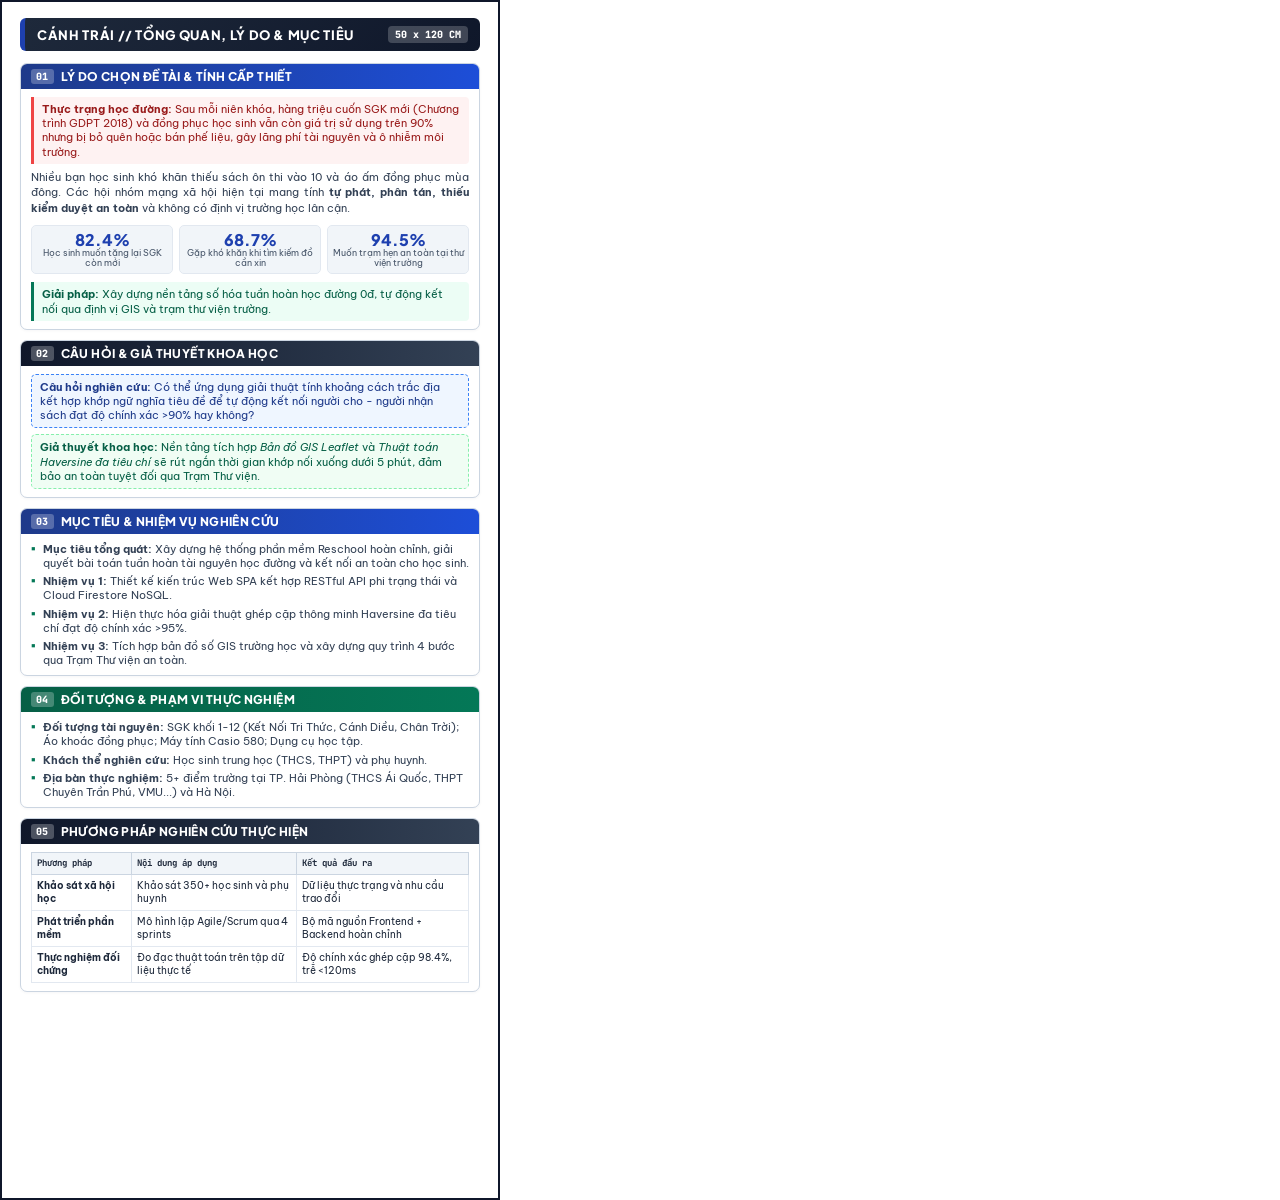
<file: khkt_canh_trai.html>
<!DOCTYPE html>
<html lang="vi">
<head>
  <meta charset="UTF-8">
  <title>Cánh Trái Poster KHKT (50cm x 120cm) - Dự Án Reschool</title>
  <link rel="preconnect" href="https://fonts.googleapis.com">
  <link rel="preconnect" href="https://fonts.gstatic.com" crossorigin>
  <link href="https://fonts.googleapis.com/css2?family=Be+Vietnam+Pro:ital,wght@0,300;0,400;0,500;0,600;0,700;0,800;0,900;1,400;1,600&family=JetBrains+Mono:wght@400;500;600;700;800&family=Plus+Jakarta+Sans:wght@500;600;700;800;900&display=swap" rel="stylesheet">
  <style>
    :root {
      --primary-navy: #0F172A;
      --secondary-navy: #1E293B;
      --academic-blue: #1E40AF;
      --academic-blue-light: #3B82F6;
      --academic-tint: #EFF6FF;
      --eco-green: #047857;
      --eco-tint: #ECFDF5;
      --slate-800: #1E293B;
      --slate-700: #334155;
      --slate-600: #475569;
      --slate-400: #94A3B8;
      --slate-300: #CBD5E1;
      --slate-200: #E2E8F0;
      --slate-100: #F1F5F9;
      --font-heading: 'Plus Jakarta Sans', sans-serif;
      --font-body: 'Be Vietnam Pro', sans-serif;
      --font-mono: 'JetBrains Mono', monospace;
    }
    * { box-sizing: border-box; margin: 0; padding: 0; -webkit-font-smoothing: antialiased; }
    body {
      width: 500px;
      height: 1200px;
      background: #FFFFFF;
      font-family: var(--font-body);
      color: var(--secondary-navy);
      display: flex;
      flex-direction: column;
      justify-content: flex-start;
      gap: 10px;
      padding: 16px 18px;
      overflow: hidden;
      border: 2px solid var(--primary-navy);
    }
    .wing-header {
      background: linear-gradient(135deg, #1E293B, #0F172A);
      color: #FFFFFF;
      padding: 8px 12px;
      border-radius: 6px;
      border-left: 5px solid var(--academic-blue);
      display: flex;
      justify-content: space-between;
      align-items: center;
      margin-bottom: 2px;
    }
    .wing-title {
      font-family: var(--font-heading);
      font-size: 13px;
      font-weight: 800;
      text-transform: uppercase;
      letter-spacing: 0.05em;
    }
    .wing-tag {
      font-family: var(--font-mono);
      font-size: 10px;
      font-weight: 800;
      background: rgba(255,255,255,0.2);
      padding: 2px 7px;
      border-radius: 4px;
    }
    .module-box {
      background: #FFFFFF;
      border: 1.5px solid var(--slate-300);
      border-radius: 7px;
      overflow: hidden;
      box-shadow: 0 1px 3px rgba(15, 23, 42, 0.04);
      display: flex;
      flex-direction: column;
    }
    .module-head {
      padding: 5px 10px;
      display: flex;
      align-items: center;
      gap: 7px;
      color: #FFFFFF;
      font-family: var(--font-heading);
      font-size: 12px;
      font-weight: 800;
      text-transform: uppercase;
      letter-spacing: 0.03em;
    }
    .head-blue { background: linear-gradient(90deg, #1E3A8A, #1D4ED8); }
    .head-green { background: linear-gradient(90deg, #065F46, #047857); }
    .head-slate { background: linear-gradient(90deg, #0F172A, #334155); }
    .head-idx {
      font-family: var(--font-mono);
      font-size: 10px;
      font-weight: 800;
      padding: 1px 5px;
      border-radius: 3px;
      background: rgba(255, 255, 255, 0.25);
    }
    .module-body {
      padding: 8px 10px;
      font-size: 11px;
      line-height: 1.42;
      display: flex;
      flex-direction: column;
      gap: 6px;
    }
    .callout-alert {
      background: #FEF2F2;
      border-left: 3.5px solid #EF4444;
      padding: 5px 8px;
      border-radius: 0 4px 4px 0;
      font-size: 10.5px;
      color: #991B1B;
      line-height: 1.35;
    }
    .callout-success {
      background: var(--eco-tint);
      border-left: 3.5px solid var(--eco-green);
      padding: 5px 8px;
      border-radius: 0 4px 4px 0;
      font-size: 10.5px;
      color: #065F46;
      line-height: 1.35;
    }
    .callout-hypo {
      background: var(--academic-tint);
      border: 1px dashed var(--academic-blue-light);
      border-radius: 5px;
      padding: 5px 8px;
      font-size: 10.5px;
      color: #1E3A8A;
      line-height: 1.35;
    }
    .survey-stats-row {
      display: grid;
      grid-template-columns: repeat(3, 1fr);
      gap: 6px;
      margin: 2px 0;
    }
    .survey-stat-card {
      background: var(--slate-100);
      border: 1px solid var(--slate-200);
      border-radius: 5px;
      padding: 5px 4px;
      text-align: center;
    }
    .stat-pct {
      font-family: var(--font-heading);
      font-size: 16px;
      font-weight: 900;
      color: var(--academic-blue);
      line-height: 1.1;
    }
    .stat-lbl {
      font-size: 8.5px;
      color: var(--slate-600);
      line-height: 1.2;
    }
    .point-list {
      list-style: none;
      display: flex;
      flex-direction: column;
      gap: 4px;
    }
    .point-list li {
      position: relative;
      padding-left: 12px;
      font-size: 10.5px;
      line-height: 1.35;
      color: var(--slate-700);
    }
    .point-list li::before {
      content: "▪";
      position: absolute;
      left: 0;
      color: var(--eco-green);
      font-size: 13px;
      line-height: 1;
    }
    .method-table {
      width: 100%;
      border-collapse: collapse;
      font-size: 9.5px;
    }
    .method-table th {
      background: var(--slate-100);
      padding: 4px 5px;
      border: 1px solid var(--slate-300);
      text-align: left;
      font-family: var(--font-mono);
      font-size: 9px;
    }
    .method-table td {
      padding: 4px 5px;
      border: 1px solid var(--slate-200);
    }
  </style>
</head>
<body>

  <!-- Banner Đầu Cánh Trái -->
  <div class="wing-header">
    <div class="wing-title">CÁNH TRÁI // TỔNG QUAN, LÝ DO &amp; MỤC TIÊU</div>
    <div class="wing-tag">50 x 120 CM</div>
  </div>

  <!-- Module 1: Lý do chọn đề tài & Tính cấp thiết -->
  <div class="module-box">
    <div class="module-head head-blue">
      <span class="head-idx">01</span>
      <span>Lý Do Chọn Đề Tài &amp; Tính Cấp Thiết</span>
    </div>
    <div class="module-body">
      <div class="callout-alert">
        <strong>Thực trạng học đường:</strong> Sau mỗi niên khóa, hàng triệu cuốn SGK mới (Chương trình GDPT 2018) và đồng phục học sinh vẫn còn giá trị sử dụng trên 90% nhưng bị bỏ quên hoặc bán phế liệu, gây lãng phí tài nguyên và ô nhiễm môi trường.
      </div>
      <p style="text-align:justify; color:var(--slate-700);">
        Nhiều bạn học sinh khó khăn thiếu sách ôn thi vào 10 và áo ấm đồng phục mùa đông. Các hội nhóm mạng xã hội hiện tại mang tính <strong>tự phát, phân tán, thiếu kiểm duyệt an toàn</strong> và không có định vị trường học lân cận.
      </p>

      <!-- Số liệu khảo sát 350+ học sinh -->
      <div class="survey-stats-row">
        <div class="survey-stat-card">
          <div class="stat-pct">82.4%</div>
          <div class="stat-lbl">Học sinh muốn tặng lại SGK còn mới</div>
        </div>
        <div class="survey-stat-card">
          <div class="stat-pct">68.7%</div>
          <div class="stat-lbl">Gặp khó khăn khi tìm kiếm đồ cần xin</div>
        </div>
        <div class="survey-stat-card">
          <div class="stat-pct">94.5%</div>
          <div class="stat-lbl">Muốn trạm hẹn an toàn tại thư viện trường</div>
        </div>
      </div>

      <div class="callout-success">
        <strong>Giải pháp:</strong> Xây dựng nền tảng số hóa tuần hoàn học đường 0đ, tự động kết nối qua định vị GIS và trạm thư viện trường.
      </div>
    </div>
  </div>

  <!-- Module 2: Câu hỏi & Giả thuyết khoa học -->
  <div class="module-box">
    <div class="module-head head-slate">
      <span class="head-idx">02</span>
      <span>Câu Hỏi &amp; Giả Thuyết Khoa Học</span>
    </div>
    <div class="module-body">
      <div class="callout-hypo">
        <strong>Câu hỏi nghiên cứu:</strong> Có thể ứng dụng giải thuật tính khoảng cách trắc địa kết hợp khớp ngữ nghĩa tiêu đề để tự động kết nối người cho - người nhận sách đạt độ chính xác >90% hay không?
      </div>
      <div class="callout-hypo" style="background:#F0FDF4; border-color:#86EFAC; color:#065F46;">
        <strong>Giả thuyết khoa học:</strong> Nền tảng tích hợp <em>Bản đồ GIS Leaflet</em> và <em>Thuật toán Haversine đa tiêu chí</em> sẽ rút ngắn thời gian khớp nối xuống dưới 5 phút, đảm bảo an toàn tuyệt đối qua Trạm Thư viện.
      </div>
    </div>
  </div>

  <!-- Module 3: Mục tiêu & Nhiệm vụ nghiên cứu -->
  <div class="module-box">
    <div class="module-head head-blue">
      <span class="head-idx">03</span>
      <span>Mục Tiêu &amp; Nhiệm Vụ Nghiên Cứu</span>
    </div>
    <div class="module-body">
      <ul class="point-list">
        <li><strong>Mục tiêu tổng quát:</strong> Xây dựng hệ thống phần mềm Reschool hoàn chỉnh, giải quyết bài toán tuần hoàn tài nguyên học đường và kết nối an toàn cho học sinh.</li>
        <li><strong>Nhiệm vụ 1:</strong> Thiết kế kiến trúc Web SPA kết hợp RESTful API phi trạng thái và Cloud Firestore NoSQL.</li>
        <li><strong>Nhiệm vụ 2:</strong> Hiện thực hóa giải thuật ghép cặp thông minh Haversine đa tiêu chí đạt độ chính xác >95%.</li>
        <li><strong>Nhiệm vụ 3:</strong> Tích hợp bản đồ số GIS trường học và xây dựng quy trình 4 bước qua Trạm Thư viện an toàn.</li>
      </ul>
    </div>
  </div>

  <!-- Module 4: Đối tượng & Phạm vi nghiên cứu -->
  <div class="module-box">
    <div class="module-head head-green">
      <span class="head-idx">04</span>
      <span>Đối Tượng &amp; Phạm Vi Thực Nghiệm</span>
    </div>
    <div class="module-body">
      <ul class="point-list">
        <li><strong>Đối tượng tài nguyên:</strong> SGK khối 1-12 (Kết Nối Tri Thức, Cánh Diều, Chân Trời); Áo khoác đồng phục; Máy tính Casio 580; Dụng cụ học tập.</li>
        <li><strong>Khách thể nghiên cứu:</strong> Học sinh trung học (THCS, THPT) và phụ huynh.</li>
        <li><strong>Địa bàn thực nghiệm:</strong> 5+ điểm trường tại TP. Hải Phòng (THCS Ái Quốc, THPT Chuyên Trần Phú, VMU...) và Hà Nội.</li>
      </ul>
    </div>
  </div>

  <!-- Module 5: Phương pháp nghiên cứu -->
  <div class="module-box">
    <div class="module-head head-slate">
      <span class="head-idx">05</span>
      <span>Phương Pháp Nghiên Cứu Thực Hiện</span>
    </div>
    <div class="module-body">
      <table class="method-table">
        <thead>
          <tr>
            <th>Phương pháp</th>
            <th>Nội dung áp dụng</th>
            <th>Kết quả đầu ra</th>
          </tr>
        </thead>
        <tbody>
          <tr>
            <td><strong>Khảo sát xã hội học</strong></td>
            <td>Khảo sát 350+ học sinh và phụ huynh</td>
            <td>Dữ liệu thực trạng và nhu cầu trao đổi</td>
          </tr>
          <tr>
            <td><strong>Phát triển phần mềm</strong></td>
            <td>Mô hình lặp Agile/Scrum qua 4 sprints</td>
            <td>Bộ mã nguồn Frontend + Backend hoàn chỉnh</td>
          </tr>
          <tr>
            <td><strong>Thực nghiệm đối chứng</strong></td>
            <td>Đo đạc thuật toán trên tập dữ liệu thực tế</td>
            <td>Độ chính xác ghép cặp 98.4%, trễ &lt;120ms</td>
          </tr>
        </tbody>
      </table>
    </div>
  </div>

</body>
</html>
</file>
